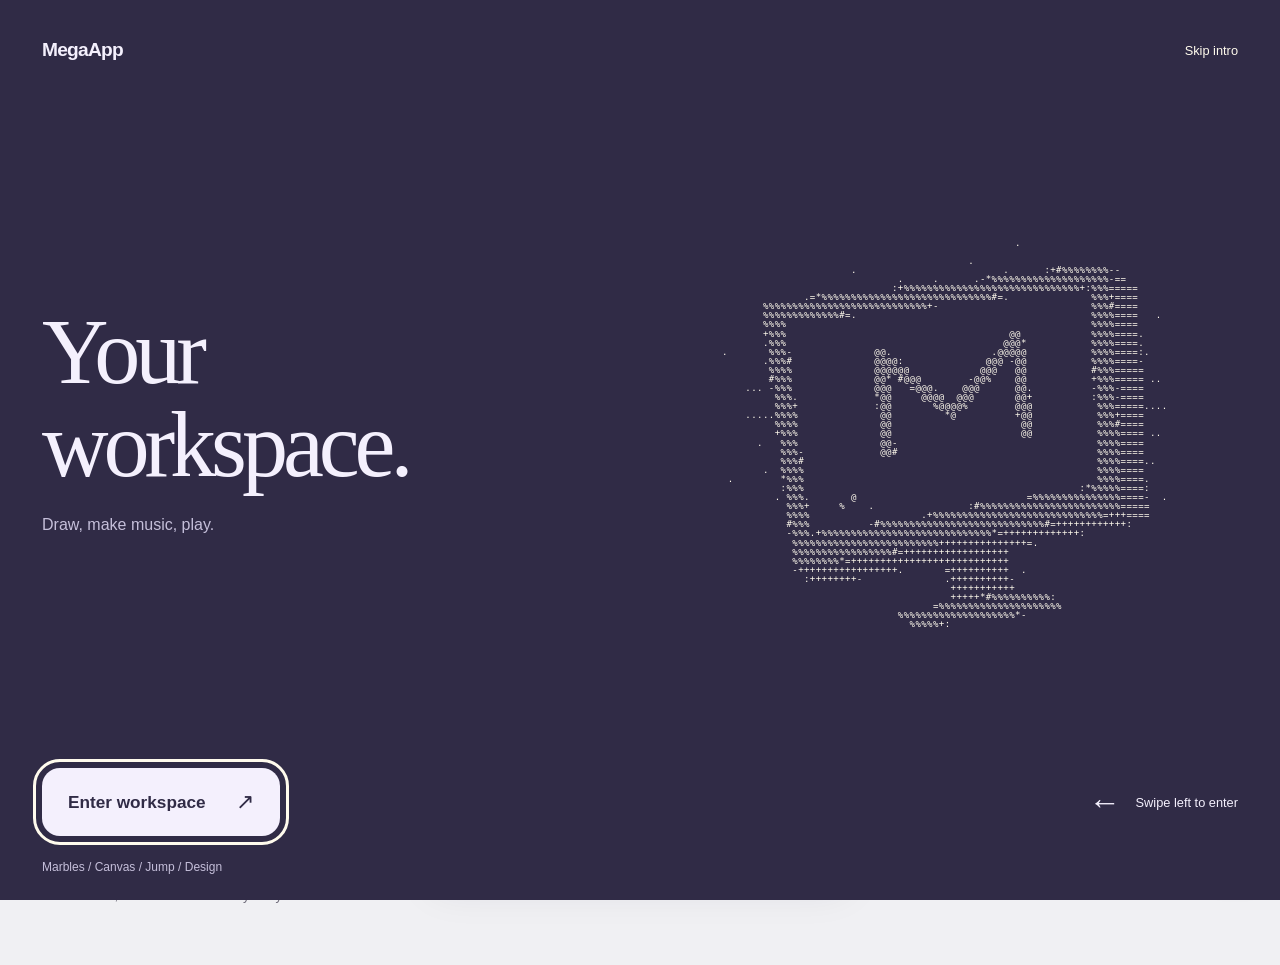
<file: index.html>
<!doctype html>
<html lang="en">
  <head>
    <meta charset="utf-8" />
    <meta
      name="viewport"
      content="width=device-width, initial-scale=1, viewport-fit=cover"
    />
    <meta name="theme-color" content="#3558f5" />
    <meta
      name="description"
      content="A personal creative playground for iPad, Pencil, and the web."
    />
    <meta name="apple-mobile-web-app-capable" content="yes" />
    <meta name="apple-mobile-web-app-status-bar-style" content="default" />
    <title>MegaApp · Live</title>
    <link rel="icon" href="./favicon.svg" type="image/svg+xml" />
    <link rel="apple-touch-icon" href="./icons/apple-touch-icon.png" />
    <link rel="manifest" href="./manifest.webmanifest" />
    <link rel="stylesheet" href="./styles.css" />
    <link rel="stylesheet" href="./files-demo.css" />
    <link rel="stylesheet" href="./reading.css" />
    <link rel="stylesheet" href="./meta.css" />
    <link rel="stylesheet" href="./frontend.css" />
    <link rel="stylesheet" href="./moments.css" />
    <link rel="stylesheet" href="./taste.css" />
  </head>
  <body>
    <div class="app-shell">
      <header class="topbar">
        <a class="brand" href="./" aria-label="MegaApp home"
          ><span class="brand-mark" aria-hidden="true">m</span
          ><span>MegaApp</span><span class="edition">Live</span></a
        >
        <div class="topbar-actions">
          <span id="connection-status" class="connection">Online</span
          ><button id="install-help" class="quiet-button">Add to iPad</button>
        </div>
      </header>
      <nav class="dock" aria-label="Playground" role="tablist">
        <button
          class="dock-button selected"
          id="tab-marble"
          role="tab"
          aria-selected="true"
          aria-controls="panel-marble"
          data-panel="marble"
        >
          <svg viewBox="0 0 24 24" aria-hidden="true">
            <circle cx="8" cy="7" r="3" />
            <circle cx="17" cy="13" r="2" />
            <path d="m3 14 10 5 8-4" /></svg
          ><span>Marbles</span>
        </button>
        <button
          class="dock-button"
          id="tab-jump"
          role="tab"
          aria-selected="false"
          aria-controls="panel-jump"
          tabindex="-1"
          data-panel="jump"
        >
          <svg viewBox="0 0 24 24" aria-hidden="true">
            <path
              d="M3 20h6m6 0h6M7 14l4-7 4 4 3-1M11 7l-1-3m1 3 4-2M11 13l-1 5m3-5 3 5"
            />
            <circle cx="15" cy="3" r="1.5" /></svg
          ><span>Jump</span>
        </button>
        <button
          class="dock-button"
          id="tab-canvas"
          role="tab"
          aria-selected="false"
          aria-controls="panel-canvas"
          tabindex="-1"
          data-panel="canvas"
        >
          <svg viewBox="0 0 24 24" aria-hidden="true">
            <path d="m5 17 12-12 3 3-12 12-4 1Z M14 8l3 3" /></svg
          ><span>Canvas</span>
        </button>
        <button
          class="dock-button"
          id="tab-files"
          role="tab"
          aria-selected="false"
          aria-controls="panel-files"
          tabindex="-1"
          data-panel="files"
        >
          <svg viewBox="0 0 24 24" aria-hidden="true">
            <path d="M3 7h7l2 2h9v11H3Z M3 7V4h7l2 3" />
            <path d="M8 14h8 M8 17h5" /></svg
          ><span>Files</span>
        </button>
        <button class="dock-button" id="tab-reading" role="tab" aria-selected="false" aria-controls="panel-reading" tabindex="-1" data-panel="reading"><svg viewBox="0 0 24 24" aria-hidden="true"><path d="M5 3h10l4 4v14H5Z M14 3v5h5 M8 12h8 M8 16h6" /></svg><span>Reading</span></button>
        <button class="dock-button" id="tab-taste" role="tab" aria-selected="false" aria-controls="panel-taste" tabindex="-1" data-panel="taste"><svg viewBox="0 0 24 24" aria-hidden="true"><path d="M3 8c4-6 5 14 9 8S17 2 21 8 M3 16c4 6 5-14 9-8s5 14 9 8" /></svg><span>Feeling</span></button>
        <button
          class="dock-button"
          id="tab-device"
          role="tab"
          aria-selected="false"
          aria-controls="panel-device"
          tabindex="-1"
          data-panel="device"
        >
          <svg viewBox="0 0 24 24" aria-hidden="true">
            <rect x="6" y="3" width="12" height="18" rx="3" />
            <path d="M10 17h4" /></svg
          ><span>Device</span>
        </button>
        <button
          class="dock-button"
          id="tab-state"
          role="tab"
          aria-selected="false"
          aria-controls="panel-state"
          tabindex="-1"
          data-panel="state"
        >
          <svg viewBox="0 0 24 24" aria-hidden="true">
            <path d="m12 3 9 5-9 5-9-5Z m-9 9 9 5 9-5 M3 16l9 5 9-5" /></svg
          ><span>State</span>
        </button>
        <button
          class="dock-button"
          id="tab-design"
          role="tab"
          aria-selected="false"
          aria-controls="panel-design"
          tabindex="-1"
          data-panel="design"
        >
          <svg viewBox="0 0 24 24" aria-hidden="true">
            <path
              d="M12 5v15M3 4h5a4 4 0 0 1 4 2 4 4 0 0 1 4-2h5v15h-5a4 4 0 0 0-4 2 4 4 0 0 0-4-2H3Z"
            /></svg
          ><span>Design</span>
        </button>
        <span class="dock-spacer"></span
        ><button
          id="theme-toggle"
          class="dock-button"
          aria-label="Switch color theme"
        >
          <svg viewBox="0 0 24 24" aria-hidden="true">
            <path d="M19 14A8 8 0 0 1 10 5a8 8 0 1 0 9 9Z" /></svg
          ><span>Theme</span>
        </button>
      </nav>
      <main>
        <section
          id="panel-marble"
          class="panel marble-panel"
          role="tabpanel"
          aria-labelledby="tab-marble"
        >
          <div class="panel-heading marble-heading">
            <div>
              <h1>Marble Music</h1>
              <p>Draw a line. Let a little melody fall.</p>
            </div>
            <button
              id="marble-play"
              class="primary-button marble-play"
              aria-pressed="false"
              disabled
            >
              Play
            </button>
          </div>
          <div class="marble-toolbar" aria-label="Marble tools">
            <div class="segmented">
              <button id="marble-tool-draw" class="active" aria-pressed="true">
                Draw rails
              </button>
              <button id="marble-tool-drop" aria-pressed="false">
                Drop marbles
              </button>
            </div>
            <label class="marble-note-control"
              >Next rail
              <select id="marble-note">
                <option value="0">C4</option>
                <option value="1">D4</option>
                <option value="2">E4</option>
                <option value="3">G4</option>
                <option value="4">A4</option>
                <option value="5">C5</option>
                <option value="6">D5</option>
                <option value="7">E5</option>
              </select>
            </label>
            <div class="toolbar-spacer"></div>
            <div class="marble-history-actions">
              <button id="marble-undo" class="quiet-button" disabled>Undo</button>
              <button id="marble-clear" class="quiet-button">Clear</button>
            </div>
          </div>
          <div class="marble-workspace">
            <div id="marble-stage" class="marble-stage">
              <canvas
                id="marble-canvas"
                tabindex="0"
                aria-label="Marble Music board. Draw rails or drop marbles with Pencil, touch, or mouse. Use the controls to play. Keyboard: Space to play or pause, Command Z to undo."
              ></canvas>
            </div>
            <aside class="marble-instrument" aria-label="Instrument controls">
              <div class="marble-control-title">
                <h2>A tiny instrument</h2>
                <span class="marble-note-symbol" aria-hidden="true">♫</span>
              </div>
              <button
                id="marble-sound"
                class="quiet-button marble-sound"
                aria-pressed="true"
              >
                Sound on
              </button>
              <label class="marble-slider"
                >Gravity
                <output id="marble-gravity-value" for="marble-gravity"
                  >600</output
                >
                <input
                  id="marble-gravity"
                  type="range"
                  min="100"
                  max="1200"
                  step="1"
                  value="600"
                />
              </label>
              <label class="marble-slider"
                >Volume
                <output id="marble-volume-value" for="marble-volume"
                  >35%</output
                >
                <input
                  id="marble-volume"
                  type="range"
                  min="0"
                  max="1"
                  step="0.01"
                  value="0.35"
                />
              </label>
              <p id="marble-instruction" class="marble-instruction">
                Draw musical rails, then press Play. Choose Drop marbles to add
                your own.
              </p>
              <div class="marble-scene-actions">
                <button id="marble-reset" class="quiet-button">Restart</button>
                <button id="marble-demo" class="quiet-button">Load demo</button>
              </div>
              <div class="marble-file-actions">
                <button id="marble-export" class="quiet-button">
                  Save scene
                </button>
                <button id="marble-import" class="quiet-button">
                  Open scene
                </button>
                <input
                  id="marble-file"
                  type="file"
                  accept="application/json,.json"
                  hidden
                />
              </div>
            </aside>
          </div>
          <footer class="marble-footer">
            <span id="marble-status" role="status"
              >Getting the marbles ready…</span
            >
            <div class="marble-counters">
              <span><output id="marble-ball-count">0</output> marbles</span
              ><span><output id="marble-hit-count">0</output> notes</span>
            </div>
          </footer>
        </section>
        <section
          id="panel-jump"
          class="panel platformer-panel"
          role="tabpanel"
          aria-labelledby="tab-jump"
          hidden
        >
          <div class="panel-heading platformer-heading">
            <div>
              <h1>Pocket Jump</h1>
              <p>Run, jump, grab coins. Reach the flag.</p>
            </div>
            <div class="platformer-actions">
              <button
                id="platformer-sound"
                class="quiet-button"
                aria-pressed="true"
              >
                Sound on
              </button>
              <button id="platformer-restart" class="quiet-button">
                Restart
              </button>
              <button id="platformer-play" class="primary-button">Start</button>
            </div>
          </div>
          <div class="platformer-machine">
            <div class="platformer-hud" aria-label="Game score">
              <span>Score <output id="platformer-score">0</output></span>
              <span>Coins <output id="platformer-coins">0</output></span>
              <span>Lives <output id="platformer-lives">3</output></span>
            </div>
            <div id="platformer-stage" class="platformer-stage">
              <canvas
                id="platformer-canvas"
                tabindex="0"
                aria-label="Pocket Jump game. Use left and right arrows or A and D to move. Space, up arrow, or W to jump. On a touchscreen use the move and Jump buttons below."
                aria-describedby="platformer-status"
              ></canvas>
              <div id="platformer-overlay" class="platformer-overlay">
                <div class="platformer-prompt">
                  <h2 id="platformer-overlay-title">A little adventure.</h2>
                  <p id="platformer-overlay-text">
                    Jump over gaps and stomp the blobs. Three lives, one flag.
                  </p>
                  <button id="platformer-action" class="primary-button">
                    Start
                  </button>
                </div>
              </div>
            </div>
            <div class="platformer-controls" aria-label="Touch game controls">
              <div class="platformer-directions">
                <button
                  id="platformer-left"
                  class="platformer-pad"
                  aria-label="Move left"
                  aria-pressed="false"
                >
                  <span aria-hidden="true">←</span>
                </button>
                <button
                  id="platformer-right"
                  class="platformer-pad"
                  aria-label="Move right"
                  aria-pressed="false"
                >
                  <span aria-hidden="true">→</span>
                </button>
              </div>
              <span class="platformer-touch-hint"
                >Hold to move. Tap to jump.</span
              >
              <button
                id="platformer-jump"
                class="platformer-pad platformer-jump"
                aria-label="Jump"
                aria-pressed="false"
              >
                Jump <span aria-hidden="true">↑</span>
              </button>
            </div>
          </div>
          <footer class="platformer-footer">
            <span id="platformer-status" role="status"
              >Your adventure is ready.</span
            >
            <span class="platformer-keyboard-hint"
              >Keyboard: ← → or A D · Space to jump</span
            >
          </footer>
        </section>
        <section
          id="panel-canvas"
          class="panel canvas-panel"
          role="tabpanel"
          aria-labelledby="tab-canvas"
          hidden
        >
          <div class="panel-heading">
            <div>
              <h1>A little room to make things.</h1>
              <p>Pencil, finger, mouse. Try a mark.</p>
            </div>
            <button id="canvas-fullscreen" class="quiet-button">
              Fullscreen
            </button>
          </div>
          <div class="canvas-toolbar" aria-label="Drawing controls">
            <div class="segmented">
              <button id="tool-draw" class="active" aria-pressed="true">
                Draw</button
              ><button id="tool-erase" aria-pressed="false">Erase</button>
            </div>
            <label class="color-control"
              >Ink <input type="color" id="ink-color" value="#3558f5"
            /></label>
            <label class="width-control"
              >Size
              <input
                type="range"
                id="brush-size"
                min="1"
                max="48"
                value="8"
              /><output id="brush-value" for="brush-size">8</output></label
            >
            <label class="toggle-control"
              ><input type="checkbox" id="pressure-toggle" checked />
              Pressure</label
            >
            <label class="toggle-control"
              ><input type="checkbox" id="pen-only" /> Pencil only</label
            >
            <div class="toolbar-spacer"></div>
            <button id="undo" class="quiet-button" disabled>Undo</button
            ><button id="redo" class="quiet-button" disabled>Redo</button
            ><button id="clear-canvas" class="quiet-button">Clear</button>
          </div>
          <div class="canvas-workspace">
            <div class="canvas-stage" id="canvas-stage">
              <canvas
                id="drawing-canvas"
                aria-label="Drawing canvas. Use Pencil, touch, or mouse. Keyboard shortcuts: Command Z to undo; plus and minus to zoom."
                tabindex="0"
              ></canvas>
              <div class="canvas-welcome" id="canvas-welcome">
                <span class="welcome-spark" aria-hidden="true">✳</span
                ><strong>Hey. What happens if…</strong
                ><span>Make a mark and find out.</span>
              </div>
              <div class="zoom-controls">
                <button id="zoom-out" aria-label="Zoom out">−</button
                ><output id="zoom-value">100%</output
                ><button id="zoom-in" aria-label="Zoom in">+</button
                ><button id="zoom-fit">Fit</button>
              </div>
            </div>
            <aside class="input-rack" aria-label="Live input">
              <div class="rack-heading">
                <h2>Under your fingertips</h2>
                <span id="pointer-type" class="small-badge">Waiting</span>
              </div>
              <div class="pressure-meter">
                <span>Pressure</span><strong id="pressure-value">0.00</strong>
                <div class="meter-track"><span id="pressure-fill"></span></div>
              </div>
              <dl class="telemetry">
                <div>
                  <dt>Position</dt>
                  <dd id="pointer-position">—</dd>
                </div>
                <div>
                  <dt>Tilt</dt>
                  <dd id="pointer-tilt">—</dd>
                </div>
                <div>
                  <dt>Altitude</dt>
                  <dd id="pointer-altitude">—</dd>
                </div>
                <div>
                  <dt>Azimuth</dt>
                  <dd id="pointer-azimuth">—</dd>
                </div>
                <div>
                  <dt>Twist</dt>
                  <dd id="pointer-twist">—</dd>
                </div>
                <div>
                  <dt>Contact</dt>
                  <dd id="pointer-contact">—</dd>
                </div>
                <div>
                  <dt>Samples</dt>
                  <dd id="pointer-samples">—</dd>
                </div>
                <div>
                  <dt>Prediction</dt>
                  <dd id="pointer-prediction">—</dd>
                </div>
                <div>
                  <dt>Display</dt>
                  <dd id="display-density">—</dd>
                </div>
              </dl>
              <p class="rack-note">
                Two fingers to pan and zoom. Predicted marks are a preview; only
                actual input is saved to your export.
              </p>
              <div class="export-actions">
                <button id="export-png" class="primary-button">
                  Save image</button
                ><button id="export-svg" class="quiet-button">Save SVG</button
                ><button id="share-canvas" class="quiet-button">Share</button>
              </div>
            </aside>
          </div>
          <footer class="canvas-footer">
            <span id="canvas-summary">Your canvas is ready.</span
            ><span>960 × 640</span>
          </footer>
        </section>
        <section id="panel-reading" class="panel reading-panel" role="tabpanel" aria-labelledby="tab-reading" hidden>
          <div id="reading-surface" class="reading-surface" tabindex="0" role="application" aria-label="PDF and scratch workspace. Pencil draws; fingers move. Use the tool options to draw with a finger.">
            <canvas id="reading-canvas" aria-label="PDF pages and handwritten notes"></canvas>
          </div>
          <button id="reading-menu" class="reading-document-button" aria-haspopup="dialog" aria-label="Open document menu">
            <svg viewBox="0 0 24 24" aria-hidden="true"><path d="M5 3h10l4 4v14H5Z M14 3v5h5 M8 12h8 M8 16h6" /></svg>
            <span id="reading-title">Opening paper…</span><span aria-hidden="true">⌄</span>
          </button>
          <output id="reading-page-label" class="reading-position" aria-live="polite">Opening PDF…</output>
          <span id="reading-save-state" class="reading-save-state" role="status"></span>
          <div class="reading-toolbar" aria-label="PDF drawing tools">
            <button id="reading-tool-pen" aria-label="Pen" title="Pen (P)" aria-pressed="true"><svg viewBox="0 0 24 24" aria-hidden="true"><path d="m5 16 11-11 3 3-11 11-5 2Z M13 8l3 3" /></svg><span>Pen</span></button>
            <button id="reading-tool-highlight" aria-label="Highlighter" title="Highlighter (H)" aria-pressed="false"><svg viewBox="0 0 24 24" aria-hidden="true"><path d="m8 15 7-10 4 4-10 7Z M8 15l-3 4h5l2-3 M3 21h18" /></svg><span>Highlight</span></button>
            <button id="reading-tool-erase" aria-label="Eraser" title="Eraser (E)" aria-pressed="false"><svg viewBox="0 0 24 24" aria-hidden="true"><path d="m4 14 10-10 7 7-10 10H7Z M9 9l7 7 M11 21h10" /></svg><span>Erase</span></button>
            <button id="reading-tool-move" aria-label="Move workspace" title="Move (V)" aria-pressed="false"><svg viewBox="0 0 24 24" aria-hidden="true"><path d="M12 3v18 M3 12h18 M8 7l4-4 4 4 M8 17l4 4 4-4 M7 8l-4 4 4 4 M17 8l4 4-4 4" /></svg><span>Move</span></button>
            <span class="reading-tool-divider" aria-hidden="true"></span>
            <button id="reading-tool-options-button" aria-label="Ink and input options" title="Ink and input options" aria-expanded="false" aria-controls="reading-tool-options"><span id="reading-color-swatch" class="reading-color-swatch"></span></button>
            <button id="reading-undo" aria-label="Undo" title="Undo" disabled><svg viewBox="0 0 24 24" aria-hidden="true"><path d="M8 5 3 10l5 5 M3 10h10a7 7 0 0 1 7 7v3" /></svg></button>
            <button id="reading-redo" aria-label="Redo" title="Redo" disabled><svg viewBox="0 0 24 24" aria-hidden="true"><path d="m16 5 5 5-5 5 M21 10H11a7 7 0 0 0-7 7v3" /></svg></button>
          </div>
          <div id="reading-tool-options" class="reading-tool-options" hidden>
            <div class="reading-ink-options"><label for="reading-color">Color</label><input id="reading-color" type="color" value="#182b49" /><label for="reading-size">Size</label><input id="reading-size" type="range" min="1" max="40" step="1" value="2" /><output id="reading-size-label">2</output></div>
            <label class="reading-finger-option"><input id="reading-finger" type="checkbox" /> Draw with a finger</label>
            <p>Otherwise, fingers pan and pinch to zoom.</p>
          </div>
          <input id="reading-file" type="file" accept="application/pdf,.pdf" hidden />
          <dialog id="reading-document-dialog" class="reading-document-dialog" aria-labelledby="reading-dialog-title">
            <header class="reading-dialog-heading"><h2 id="reading-dialog-title">Document</h2><button id="reading-menu-close" class="quiet-button" aria-label="Close document menu">Done</button></header>
            <div class="reading-document-actions"><button id="reading-import" class="primary-button">Open PDF</button><button id="reading-new-copy" class="quiet-button" disabled>New working copy</button><button id="reading-download" class="quiet-button" disabled>Export marked PDF</button><button id="reading-original" class="quiet-button" disabled>Save original PDF</button><button id="reading-workspace-export" class="quiet-button" disabled>Back up workspace</button></div>
            <p class="reading-export-note">Outlined pages are the print area. PDF export keeps their original sizes and order, and includes your marks inside those boundaries. The workspace backup also keeps the surrounding scratch work.</p>
            <div class="reading-navigation"><button id="reading-prev" class="quiet-button" aria-label="Previous page" disabled>‹</button><form id="reading-page-form"><label for="reading-page-input">Page</label><input id="reading-page-input" type="number" min="1" value="1" aria-label="Page number" /><button class="quiet-button" type="submit">Go</button></form><button id="reading-next" class="quiet-button" aria-label="Next page" disabled>›</button><button id="reading-fit" class="quiet-button" disabled>Fit page</button><button id="reading-zoom-out" class="quiet-button" aria-label="Zoom out" disabled>−</button><span id="reading-zoom-label">100%</span><button id="reading-zoom-in" class="quiet-button" aria-label="Zoom in" disabled>+</button></div>
            <p id="reading-status" class="reading-status" role="status">Work saves on this device. Connect your library to sync it.</p>
            <section id="reading-conflict" class="reading-conflict" hidden aria-label="Workspace conflict"><h3>Two saved versions</h3><p>Another device has different work. Choose the version to continue; the other version will be kept as a separate working copy.</p><div><button id="reading-conflict-local" class="primary-button">Continue my work</button><button id="reading-conflict-remote" class="quiet-button">Use other-device work</button></div></section>
            <section class="reading-library" aria-label="PDF library"><div class="reading-library-heading"><h3>Library</h3><button id="reading-upload" class="primary-button" disabled>Sync workspace</button><button id="reading-refresh" class="quiet-button" disabled>Refresh</button></div><p id="reading-cache-warning" role="status" hidden></p><h4>On this device</h4><p id="reading-count"></p><div id="reading-local-list" class="reading-local-list"></div><h4>In GitHub library</h4><div id="reading-cloud-list" class="reading-cloud-list"></div><p id="reading-cloud-empty">Connect your private repository to open work from another device.</p></section>
            <details id="reading-setup" class="reading-setup"><summary>Library connection and settings</summary><div class="reading-connection"><p id="reading-account" class="reading-account">GitHub disconnected</p><label id="reading-key-label" for="reading-key">Repository key</label><input id="reading-key" type="password" autocomplete="off" autocapitalize="none" spellcheck="false" placeholder="Paste fine-grained key" /><button id="reading-connect" class="primary-button">Connect library</button><button id="reading-disconnect" class="quiet-button" hidden>Disconnect</button><p><a class="reading-guide" href="./reading/git-guide.html" target="_blank" rel="noopener">Get a repository key</a></p></div><label for="reading-repository">Repository location</label><input id="reading-repository" type="url" autocomplete="off" autocapitalize="none" spellcheck="false" /><button id="reading-save-repository" class="quiet-button">Save repository setting</button><p>The location also lives in State as MEGAAPP_ASSET_REPOSITORY. Your key stays in memory for up to one hour; reconnect after reloading.</p></details>
            <details id="reading-text-details" class="reading-text"><summary>Selectable text from this page</summary><pre id="reading-text"></pre></details>
          </dialog>
        </section>
        <section
          id="panel-files"
          class="panel files-panel"
          role="tabpanel"
          aria-labelledby="tab-files"
          hidden
        >
          <div class="panel-heading files-heading">
            <div>
              <h1>Files that travel with you.</h1>
              <p>Work here. Keep an original in Drive. Take a copy anywhere.</p>
            </div>
            <button id="files-walkthrough" class="primary-button">Start walkthrough</button>
          </div>
          <div class="files-simulation-note">
            <span class="files-simulation-badge">Interactive simulation</span>
            <p>Try it safely. These Drive copies live in this browser; no Google account is connected.</p>
          </div>
          <p id="files-session-warning" class="files-warning" role="status" hidden>
            Session only: this browser could not save files on this device. Export your work before closing this tab.
          </p>
          <div id="files-live-connection" class="files-live-connection" hidden>
            <div><strong id="files-live-title">Google Drive connection</strong><p id="files-live-detail">Checking the private Drive connection…</p></div>
            <div><button id="files-connect" class="primary-button" hidden>Connect for this session</button><button id="files-pick-drive" class="primary-button" hidden>Pick existing Drive file</button><button id="files-drive-refresh" class="quiet-button" hidden>Refresh Drive files</button><button id="files-disconnect" class="quiet-button" hidden>End Drive session</button></div>
          </div>
          <p id="files-picker-setup" class="files-warning" hidden>Choosing existing files needs the approved Google Picker setup: a restricted API key and the same Cloud project number. Local files remain available.</p>
          <p id="files-upload-setup" class="files-warning" hidden>Drive uploads need the private server’s recovery storage configured first. You can still open chosen Drive files, edit locally, and export your copies.</p>
          <div class="files-copy-map" aria-label="Where your file lives">
            <article class="files-place files-place-device">
              <div class="files-place-heading">
                <svg viewBox="0 0 32 32" aria-hidden="true"><rect x="4" y="5" width="24" height="17" rx="3"/><path d="M12 22v5m8-5v5M9 27h14"/></svg>
                <h2>This device</h2>
                <span id="files-device-state" class="files-place-state">Ready</span>
              </div>
              <div class="files-copy-sheet">
                <strong id="files-device-name">Your working copy</strong>
                <span id="files-device-detail">Open a file to keep it close.</span>
              </div>
              <p id="files-device-explanation">Edits stay on this device, even when you’re offline.</p>
            </article>
            <div id="files-bridge" class="files-bridge" aria-hidden="true">
              <svg viewBox="0 0 100 32"><path d="M3 16h92m-9-8 9 8-9 8"/></svg>
              <span id="files-bridge-label">Open · edit · save</span>
            </div>
            <article class="files-place files-place-drive">
              <div class="files-place-heading">
                <svg viewBox="0 0 32 32" aria-hidden="true"><path d="m12 4-9 16 5 8h18l4-8-9-16Z M12 4l9 16H3m5 8 5-8m17 0H13l8-16"/></svg>
                <h2>Google Drive</h2>
                <span id="files-drive-state" class="files-place-state">Simulation</span>
              </div>
              <div class="files-copy-sheet">
                <strong id="files-drive-name">Your original</strong>
                <span id="files-drive-detail">Save a file to make a Drive copy.</span>
              </div>
              <p id="files-drive-explanation">Opening checks the original for changes. Saving checks again.</p>
            </article>
          </div>
          <div class="files-demo-controls" aria-label="Simulation controls">
            <div class="files-network-state"><span id="files-network-dot" aria-hidden="true"></span><strong id="files-network-label">Simulated connection on</strong></div>
            <div class="files-simulation-actions">
              <button id="files-network" class="quiet-button" aria-pressed="false">Go offline</button>
              <button id="files-external" class="quiet-button" disabled>Change Drive copy</button>
              <button id="files-fail" class="quiet-button">Fail next upload</button>
            </div>
          </div>
          <div id="files-guide" class="files-guide" role="status">
            <span id="files-guide-title">See what happens to a file.</span>
            <p id="files-guide-text">Start a walkthrough, or bring in a file of your own. The simulation never removes your work.</p>
            <button id="files-guide-action" class="quiet-button" hidden></button>
          </div>
          <div class="files-workspace">
            <aside class="files-library" aria-label="Files on this device">
              <div class="files-library-heading"><h2>Your files</h2><span id="files-count">0</span></div>
              <div class="files-library-actions">
                <button id="files-new" class="quiet-button">New note</button>
                <button id="files-import" class="quiet-button">Import file</button>
                <input id="files-import-input" type="file" hidden />
              </div>
              <div id="files-list" class="files-list"></div>
              <button id="files-large" class="files-large-button">Try a 12 MiB file <span>A sample you can open and export</span></button>
              <p id="files-library-note" class="files-library-note">Files and earlier copies live outside the ordinary State values.</p>
            </aside>
            <div class="files-editor-area">
              <div id="files-empty" class="files-empty">
                <svg viewBox="0 0 80 90" aria-hidden="true"><path d="M16 6h31l17 17v58H16Z M47 6v17h17 M27 38h26m-26 10h26m-26 10h17"/></svg>
                <h2>A file in two places.</h2>
                <p>Open it, make a change, lose the connection.<br />Your work stays with you.</p>
              </div>
              <div id="files-editor-content" hidden>
                <div class="files-editor-heading">
                  <div><h2 id="files-editor-name"></h2><span id="files-editor-meta" class="files-editor-meta"></span></div>
                  <span id="files-status" class="files-status" role="status"></span>
                </div>
                <div class="files-editor-toolbar">
                  <button id="files-save" class="primary-button">Save to Drive</button>
                  <button id="files-refresh" class="quiet-button">Refresh</button>
                  <button id="files-export" class="quiet-button">Export all copies</button>
                </div>
                <p id="files-draft-status" class="files-draft-status" role="status"></p>
                <div id="files-draft-recovery" class="files-recovery" hidden>
                  <p>Your typing is still here, but this file changed elsewhere. Keep it as a new file or download it before opening another file.</p>
                  <div><button id="files-recover" class="primary-button">Keep typing as a new file</button><button id="files-download-typing" class="quiet-button">Download typing</button></div>
                </div>
                <label id="files-text-label" class="files-text-label" for="files-editor">Working copy</label>
                <textarea id="files-editor" class="files-editor" spellcheck="true" aria-describedby="files-draft-status"></textarea>
                <div id="files-binary" class="files-binary" hidden><svg viewBox="0 0 48 56" aria-hidden="true"><path d="M8 4h21l11 11v37H8Z M29 4v11h11 M18 29l-5 5 5 5m12-10 5 5-5 5"/></svg><strong id="files-binary-name"></strong><p>This file is kept as its original bytes. You can save, refresh, and export it.</p></div>
                <div id="files-conflict" class="files-conflict" hidden>
                  <div class="files-conflict-title"><h3>Two changes. Both kept.</h3><span class="files-status" data-status="conflict">Needs your choice</span></div>
                  <p id="files-conflict-description">Your working copy and the changed Drive original are safe. Compare them, then choose what to keep working on.</p>
                  <div class="files-comparison"><div><h4>Your working copy</h4><pre id="files-local-preview"></pre></div><div><h4 id="files-remote-heading">Changed Drive copy</h4><pre id="files-remote-preview"></pre></div></div>
                  <div class="files-conflict-actions"><button id="files-keep-both" class="primary-button">Keep both as files</button><button id="files-use-drive" class="quiet-button">Use Drive copy</button></div>
                  <p class="files-conflict-footnote">Use Drive copy also keeps your local draft in earlier copies and in your export.</p>
                </div>
                <details id="files-history" class="files-history"><summary>Earlier copies <span id="files-history-count">0</span></summary><div id="files-history-list"></div></details>
              </div>
            </div>
          </div>
          <details class="files-setup">
            <summary>How a real Drive connection will work</summary>
            <p>A private server keeps credentials outside files, ordinary State values, exports, and browser source. Google will ask you to approve access only to files you choose or create with MegaApp.</p>
            <p>Real setup needs your approval for the Google OAuth application and its redirect address. The first connection lasts for a server session. Persistent access would require a separate approval.</p>
          </details>
        </section>
        <section
          id="panel-device"
          class="panel document-panel"
          role="tabpanel"
          aria-labelledby="tab-device"
          hidden
        >
          <div class="panel-heading">
            <div>
              <h1>What can this device do?</h1>
              <p>Live checks for the browser you’re using.</p>
            </div>
            <button id="refresh-capabilities" class="quiet-button">
              Refresh
            </button>
          </div>
          <div id="device-summary" class="device-summary"></div>
          <div class="capability-filters">
            <label
              >Find a capability
              <input
                id="capability-search"
                type="search"
                placeholder="Pencil, audio, files…" /></label
            ><label
              >Show
              <select id="capability-filter">
                <option value="all">Everything</option>
                <option value="available">API exposed</option>
                <option value="unavailable">Not exposed</option>
              </select></label
            >
          </div>
          <div id="capability-list"></div>
          <div
            id="probe-output"
            class="probe-output"
            aria-live="polite"
            hidden
          ></div>
        </section>
        <section
          id="panel-state"
          class="panel document-panel"
          role="tabpanel"
          aria-labelledby="tab-state"
          hidden
        >
          <div class="panel-heading">
            <div>
              <h1>A few things to remember.</h1>
              <p>
                A small persistence experiment. Come back and your values will
                still be here.
              </p>
            </div>
            <span id="storage-status" class="small-badge">Loading</span>
          </div>
          <div class="state-actions">
            <button id="export-state" class="primary-button">
              Export State</button
            ><button id="import-state" class="quiet-button">
              Import State</button
            ><input
              id="state-file"
              type="file"
              accept="application/json,.json"
              hidden
            /><button id="reset-state" class="quiet-button">
              Reset State
            </button>
          </div>
          <form id="variable-form" class="variable-form">
            <label
              >Name
              <input
                id="variable-name"
                required
                placeholder="apps.demo.tempo"
                autocomplete="off"
                maxlength="100" /></label
            ><label
              >Type
              <select id="variable-type">
                <option>string</option>
                <option>number</option>
                <option>boolean</option>
                <option>object</option>
                <option>array</option>
                <option>null</option>
              </select></label
            ><label class="value-label"
              >Value
              <input id="variable-value" value="" autocomplete="off" /></label
            ><button class="primary-button" type="submit">Save value</button>
            <p id="variable-error" class="form-error" role="alert" hidden></p>
          </form>
          <div id="variable-list" class="variable-list"></div>
          <p class="state-note">
            Shared app state lives here. Private Ollama keys show only whether they are set and are excluded from exports. Larger values have a shortened preview; Edit shows the full value.
            Export a copy to move or back them up. Production state and cloud
            sync come later.
          </p>
        </section>
        <section id="panel-taste" class="panel taste-panel" role="tabpanel" aria-labelledby="tab-taste" hidden>
          <header class="taste-heading"><h1>A feeling, three ways.</h1><p id="taste-round">Round 1</p></header>
          <div class="taste-target">
            <label>Feeling to aim for<input id="taste-target" maxlength="4000" value="Quiet anticipation" data-taste-edit /></label>
            <button id="taste-start" class="quiet-button" type="button" data-taste-edit>Try this feeling</button>
          </div>
          <p id="taste-method" class="taste-method">Three runnable HTML artifacts.</p>
          <div class="taste-directions"><p id="taste-gesture">Tap or drag inside each view.</p><div class="taste-generation-actions"><button id="taste-generate" class="primary-button" type="button">Connect Ollama</button><button id="taste-cancel-generation" class="quiet-button" type="button" hidden>Cancel generation</button><button id="taste-mode" class="quiet-button" type="button" aria-pressed="false" data-taste-edit>Watch motion</button></div></div>
          <div id="taste-views" class="taste-views" aria-label="Three live feeling attempts"></div>
          <div class="taste-feedback">
            <label>What feels right or wrong? <span>(optional)</span><textarea id="taste-note" maxlength="4000" rows="2" placeholder="A feels spacious, but its response is too eager…" data-taste-edit></textarea></label>
            <label>How close is your choice?<select id="taste-match" data-taste-edit><option value="unsure">Not sure yet</option><option value="far">Still far away</option><option value="close">Getting close</option><option value="yes">This has the feeling</option></select></label>
          </div>
          <div class="taste-alternatives"><button id="taste-none" class="quiet-button" type="button" data-taste-edit data-taste-judge>None of these</button><button id="taste-tie" class="quiet-button" type="button" data-taste-edit data-taste-judge>Can't tell</button><button id="taste-undo" class="quiet-button" type="button" data-taste-edit>Undo last choice</button></div>
          <p id="taste-outcome" class="taste-outcome" role="status" aria-live="polite">Choose the closest; the next three will build on your feedback.</p>
          <div id="taste-next-actions" class="taste-data-actions" hidden><button id="taste-next-brief" class="primary-button" type="button">Export AI brief</button><button id="taste-next-import" class="quiet-button" type="button">Import next round</button></div>
          <p id="taste-save" class="taste-save" role="alert" hidden></p>
          <div class="taste-save-actions"><button id="taste-retry" class="quiet-button" type="button" hidden>Try saving again</button><button id="taste-backup" class="quiet-button" type="button" hidden>Export unreadable backup</button></div>
          <details class="taste-data"><summary>History &amp; data</summary>
            <p>Each HTML artifact is an actual program with its own behavior. Your AI brief includes exact code, choices and notes. Generate the next three HTML files through an agent, package them as a round, then import it here. Automatic generation inside the app still needs a model connection.</p>
            <p>Previews are isolated from MegaApp storage and restart when you leave or open a larger view. Source, choices, corrections and notes stay on this device. Imported HTML resources are limited to inline code and local data; remote dependencies do not load.</p>
            <p>Earlier sketch sessions still retain their parameter comparisons and bounded contact samples. The shell does not record arbitrary inputs inside HTML artifacts. Export is yours to share.</p>
            <label>Feeling session<select id="taste-sessions" data-taste-edit></select></label>
            <div class="taste-data-actions"><button id="taste-export" class="quiet-button" type="button">Export data</button><button id="taste-brief" class="quiet-button" type="button">Export AI brief</button><button id="taste-import" class="quiet-button" type="button">Import data</button></div>
            <input id="taste-file" type="file" accept="application/json,.json" hidden />
            <p id="taste-record-count">0 saved comparisons</p><ol id="taste-history" class="taste-history"></ol>
          </details>
          <dialog id="taste-preview" class="taste-preview" aria-labelledby="taste-preview-title"><div class="taste-preview-heading"><h2 id="taste-preview-title">Live attempt</h2><div><button id="taste-preview-download" class="quiet-button" type="button">Save HTML</button><button id="taste-preview-close" class="quiet-button" type="button">Close</button></div></div><div id="taste-preview-body" class="taste-preview-body"></div><p id="taste-preview-issue" class="taste-runtime-issue" hidden></p><p>Closing restarts the inline previews. The HTML source and your feedback are kept.</p></dialog>
        </section>
        <section
          id="panel-design"
          class="panel design-panel"
          role="tabpanel"
          aria-labelledby="tab-design"
          hidden
        >
          <article id="design-guide" aria-label="Manny's interactive MegaApp design"></article>
          <div class="design-reading-actions">
            <button id="intro-replay" class="quiet-button">Try opening</button>
            <a class="quiet-button design-open" href="./reading/care-and-consequence.html" target="_blank" rel="noopener">Care &amp; consequence study</a>
            <a class="quiet-button" href="./docs/design.md" target="_blank" rel="noopener">Read source document</a>
          </div>
        </section>
      </main>
    </div>
    <div
      id="workspace-intro"
      class="workspace-intro"
      role="dialog"
      aria-modal="true"
      aria-labelledby="intro-title"
      tabindex="-1"
      hidden
    >
      <div class="intro-topline">
        <span class="intro-brand">MegaApp</span>
        <button id="intro-skip" class="intro-skip">Skip intro</button>
      </div>
      <div class="intro-composition">
        <div class="intro-copy">
          <h1 id="intro-title">Your<br />workspace.</h1>
          <p>Draw, make music, play.</p>
        </div>
        <canvas
          id="intro-art"
          class="intro-art"
          role="img"
          aria-label="An original ASCII computer with a luminous M on its screen"
        ></canvas>
      </div>
      <div class="intro-entry">
        <button id="intro-enter" class="intro-enter">
          Enter workspace <span aria-hidden="true">↗</span>
        </button>
        <span class="intro-swipe"
          ><span aria-hidden="true">←</span> Swipe left to enter</span
        >
      </div>
      <p class="intro-tools">Marbles / Canvas / Jump / Design</p>
      <div class="intro-blade" aria-hidden="true"></div>
    </div>
    <div id="toast" class="toast" role="status" hidden></div>
    <dialog id="files-picker-dialog" class="files-picker-dialog" aria-labelledby="files-picker-title">
      <h2 id="files-picker-title">Choose an existing Drive file</h2>
      <p>Google’s chooser opens in a separate window. Choose one uploaded file to give MegaApp access to that file. Your current working copy stays safe here.</p>
      <p id="files-picker-status" class="files-picker-status" role="status">The chooser is ready to open.</p>
      <div class="files-picker-actions"><a id="files-picker-open" class="primary-button" target="_blank" rel="noopener noreferrer">Open Google chooser</a><button id="files-picker-cancel" class="quiet-button" type="button">Cancel</button></div>
    </dialog>
    <dialog id="install-dialog" aria-labelledby="install-title">
      <form method="dialog">
        <button class="dialog-close quiet-button" aria-label="Close">
          Close
        </button>
      </form>
      <h2 id="install-title">Add MegaApp to your Home Screen</h2>
      <p>
        In Safari or Chrome on iPad, open the Share menu and choose
        <strong>Add to Home Screen</strong>. Enable
        <strong>Open as Web App</strong> if offered.
      </p>
      <p>After the first connected visit, the playground can open offline.</p>
      <p>
        Each browser and the Home Screen app keep separate local values. Export
        and import a sample snapshot to move them between contexts.
      </p>
    </dialog>
    <script type="module" src="./src/app.js"></script>
  </body>
</html>
</file>
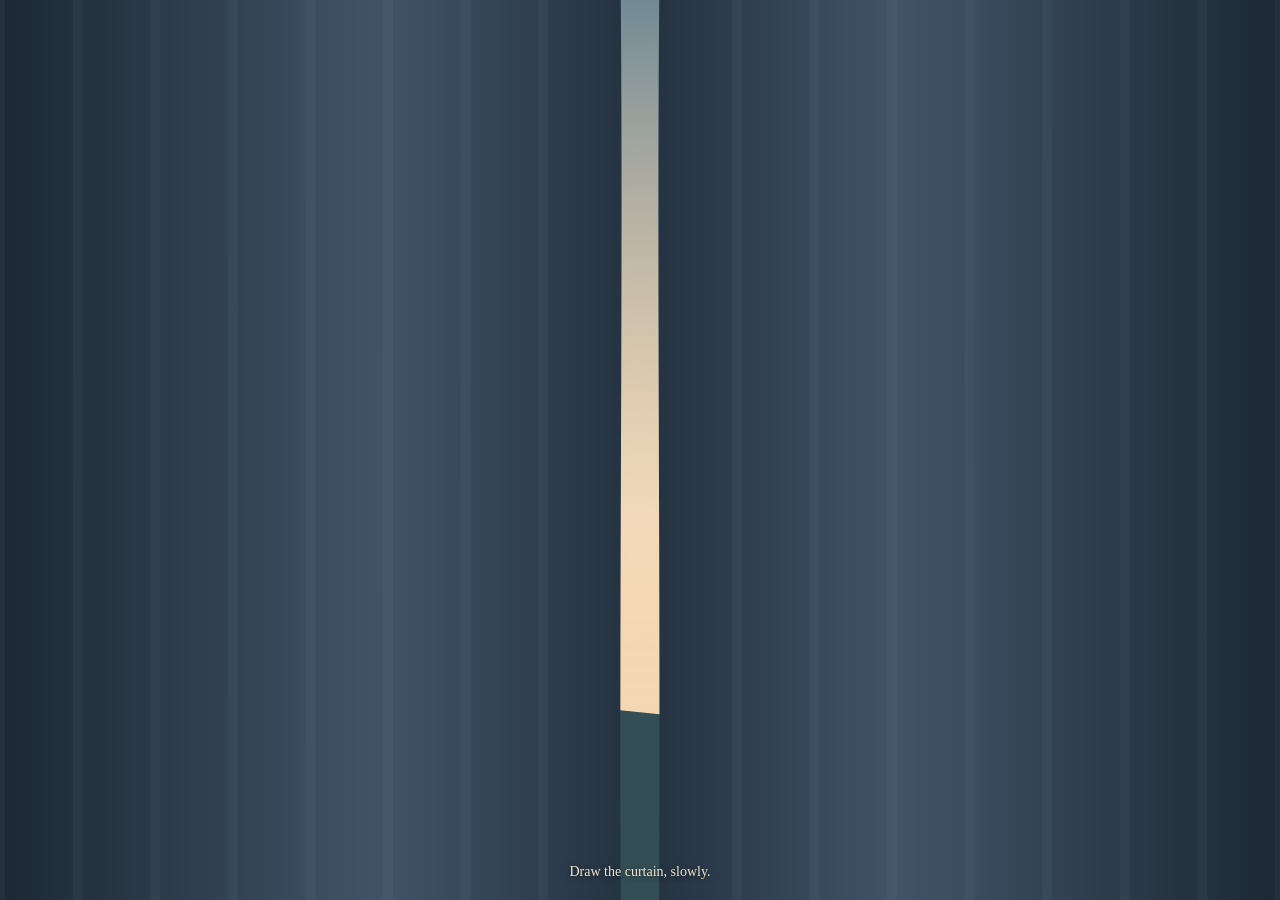
<file: feeling/curtain.html>
<!doctype html>
<html lang="en"><meta charset="utf-8"><meta name="viewport" content="width=device-width, initial-scale=1"><title>A curtain of light</title>
<style>
*{box-sizing:border-box}html,body{margin:0;height:100%;overflow:hidden;background:#202a37;color:#e0e6ec}canvas{width:100%;height:100%;display:block;touch-action:none;outline-offset:-5px}p{position:absolute;bottom:18px;left:0;right:0;text-align:center;font:14px/1.5 Georgia,serif;pointer-events:none;margin:0;color:#f1e6cc;text-shadow:0 1px 4px #0008}
</style><canvas aria-label="Drag sideways to open a curtain of light. Arrow keys open and close it." tabindex="0"></canvas><p>Draw the curtain, slowly.</p>
<script>
const c=document.querySelector('canvas'),g=c.getContext('2d'),reduce=matchMedia('(prefers-reduced-motion: reduce)');
let w=1,h=1,opening=.03,aim=.03,contact=null,frame=0,last=0;
function size(){w=innerWidth;h=innerHeight;const d=Math.min(2,devicePixelRatio||1);c.width=w*d;c.height=h*d;g.setTransform(d,0,0,d,0,0);draw()}
function draw(){
 const sky=g.createLinearGradient(0,0,0,h);sky.addColorStop(0,'#456b83');sky.addColorStop(.65,'#ddaf8c');sky.addColorStop(1,'#f2d3a4');g.fillStyle=sky;g.fillRect(0,0,w,h);
 const glow=g.createRadialGradient(w*.5,h*.58,0,w*.5,h*.58,w*.6);glow.addColorStop(0,'#ffeccabb');glow.addColorStop(1,'#ffecca00');g.fillStyle=glow;g.fillRect(0,0,w,h);
 g.beginPath();g.moveTo(0,h*.77);g.bezierCurveTo(w*.25,h*.68,w*.68,h*.91,w,h*.76);g.lineTo(w,h);g.lineTo(0,h);g.closePath();g.fillStyle='#344e55';g.fill();
 const edge=w*.5*(1-opening);for(const side of [0,1]){
  g.save();if(side){g.translate(w,0);g.scale(-1,1)}
  g.beginPath();g.moveTo(0,0);g.lineTo(edge,0);g.bezierCurveTo(edge+w*.06*opening,h*.3,edge-w*.04*opening,h*.65,edge,h);g.lineTo(0,h);g.closePath();g.clip();
  const cloth=g.createLinearGradient(0,0,edge+15,0);cloth.addColorStop(0,'#1c2834');cloth.addColorStop(.6,'#415467');cloth.addColorStop(1,'#233140');g.fillStyle=cloth;g.fillRect(0,0,edge+30,h);
  for(let i=0;i<8;i++){g.beginPath();g.moveTo(i*edge/8,0);g.bezierCurveTo(i*edge/8+opening*20,h*.3,i*edge/8-opening*25,h*.8,i*edge/8,h);g.strokeStyle='#839aab12';g.lineWidth=10;g.stroke()}g.restore();
 }
}
function tick(now){frame=0;const dt=Math.min(.04,(now-(last||now))/1000);last=now;opening+=(aim-opening)*(reduce.matches?1:Math.min(1,dt*5));draw();if(Math.abs(aim-opening)>.0002)frame=requestAnimationFrame(tick);else last=0}
function wake(){if(!frame)frame=requestAnimationFrame(tick)}
c.onpointerdown=e=>{if(contact!==null)return;contact=e.pointerId;c.setPointerCapture(contact);c.focus();aim=Math.min(.96,Math.max(.03,e.clientX/w));wake()};
c.onpointermove=e=>{if(e.pointerId===contact){aim=Math.min(.96,Math.max(.03,e.clientX/w));wake()}};
c.onpointerup=e=>{if(e.pointerId!==contact)return;contact=null;aim*=.82;wake()};c.onpointercancel=c.onlostpointercapture=()=>{contact=null};
c.onkeydown=e=>{if(!['ArrowLeft','ArrowRight',' '].includes(e.key))return;e.preventDefault();aim=e.key===' '?aim<.4?.72:.03:Math.max(.03,Math.min(.96,aim+(e.key==='ArrowRight'?.12:-.12)));wake()};
onresize=size;size();
</script></html>
</file>
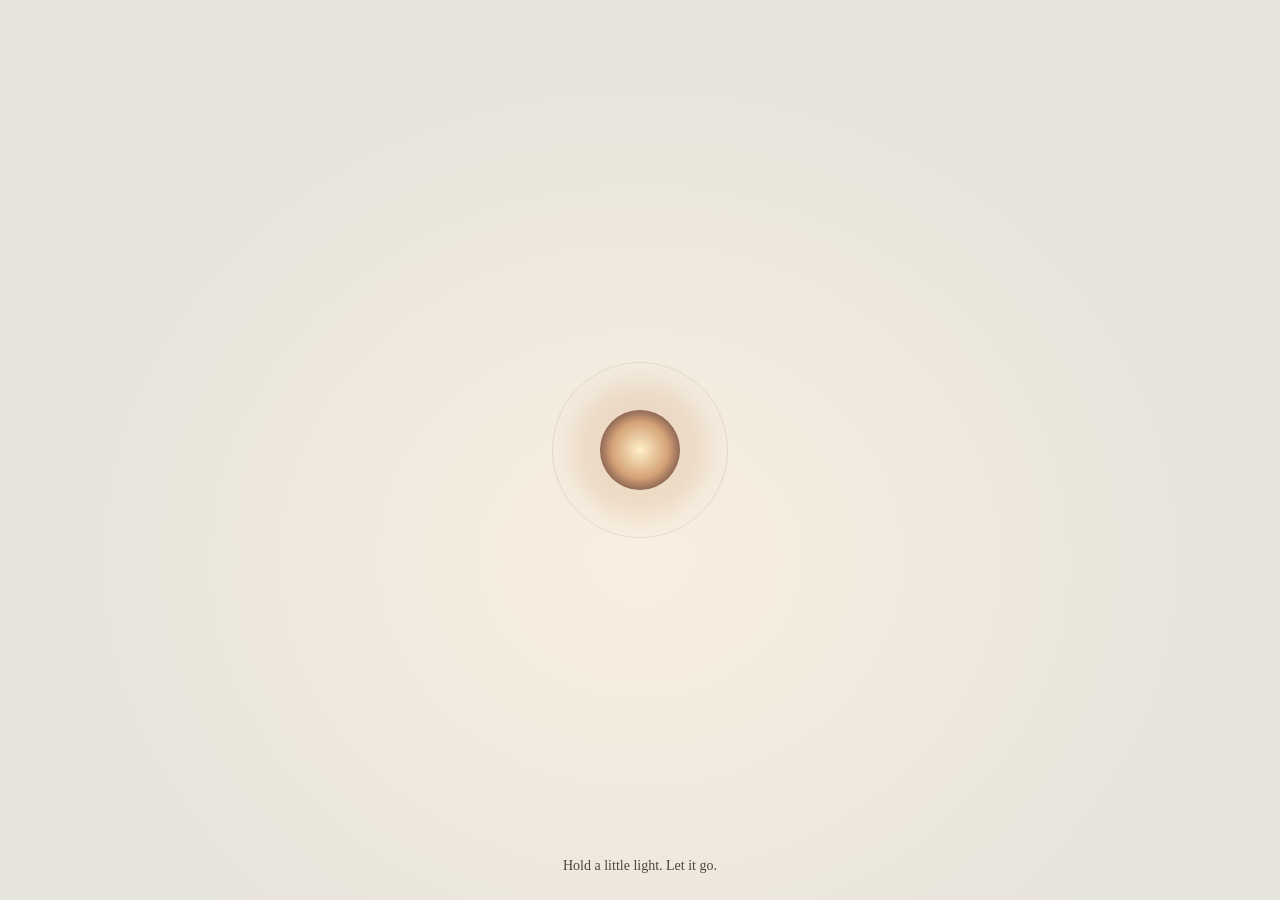
<file: feeling/held-light.html>
<!doctype html>
<html lang="en"><meta charset="utf-8"><meta name="viewport" content="width=device-width, initial-scale=1"><title>A held light</title>
<style>
*{box-sizing:border-box}html,body{height:100%;margin:0;overflow:hidden;background:#ebe8df;color:#51433e}main{height:100%;display:grid;place-items:center;position:relative;background:radial-gradient(ellipse at 50% 62%,#f9efe0 0,#e7e4dc 65%)}button{border:0;background:transparent;color:inherit;padding:35px;touch-action:none;cursor:pointer;outline-offset:-4px}svg{width:min(55vw,250px);height:min(55vw,250px);overflow:visible;display:block}p{position:absolute;left:0;right:0;bottom:24px;margin:0;text-align:center;font:14px/1.5 Georgia,serif;pointer-events:none}#heart{transform-origin:center}#wave{opacity:0}
</style><main><button aria-label="Hold the light, then release. Space also works."><svg viewBox="0 0 200 200" aria-hidden="true"><defs><radialGradient id="light"><stop stop-color="#fff0c8"/><stop offset=".7" stop-color="#d5a378"/><stop offset="1" stop-color="#906955"/></radialGradient><filter id="soft"><feGaussianBlur stdDeviation="9"/></filter></defs><circle cx="100" cy="100" r="55" fill="#cc9160" opacity=".2" filter="url(#soft)"/><circle id="wave" cx="100" cy="100" r="50" fill="none" stroke="#a0785b" stroke-width=".7"/><circle id="heart" cx="100" cy="100" r="32" fill="url(#light)"/><circle cx="100" cy="100" r="70" fill="none" stroke="#a7937a" stroke-width=".6" opacity=".3"/></svg></button><p>Hold a little light. Let it go.</p></main>
<script>
const button=document.querySelector('button'),heart=document.querySelector('#heart'),wave=document.querySelector('#wave'),reduce=matchMedia('(prefers-reduced-motion: reduce)');
let held=false,charge=0,release=1,frame=0,last=0,pointer=null;
function draw(){heart.style.transform='scale('+(1+charge*.32)+')';heart.style.filter='brightness('+(1+charge*.15)+')';wave.setAttribute('r',String(43+release*85));wave.style.opacity=String(release<1?(1-release)*.48:0)}
function tick(now){frame=0;const dt=Math.min(.04,(now-(last||now))/1000);last=now;if(held)charge=Math.min(1,charge+dt*.28);else charge=Math.max(0,charge-dt*.25);release=Math.min(1,release+dt*.3);draw();if((held&&charge<1)||(!held&&charge>0)||release<1)frame=requestAnimationFrame(tick);else last=0}
function wake(){if(!frame)frame=requestAnimationFrame(tick)}
function start(){held=true;if(reduce.matches)charge=.65;draw();if(!reduce.matches)wake()}
function end(){if(!held)return;held=false;release=reduce.matches?1:0;if(reduce.matches)charge=.15;draw();if(!reduce.matches)wake()}
button.onpointerdown=e=>{if(pointer!==null)return;pointer=e.pointerId;button.setPointerCapture(pointer);start()};button.onpointerup=e=>{if(e.pointerId===pointer){pointer=null;end()}};button.onpointercancel=button.onlostpointercapture=()=>{pointer=null;end()};
button.onkeydown=e=>{if((e.key===' '||e.key==='Enter')&&!e.repeat){e.preventDefault();start()}};button.onkeyup=e=>{if(e.key===' '||e.key==='Enter'){e.preventDefault();end()}};button.onblur=end;draw();
</script></html>
</file>
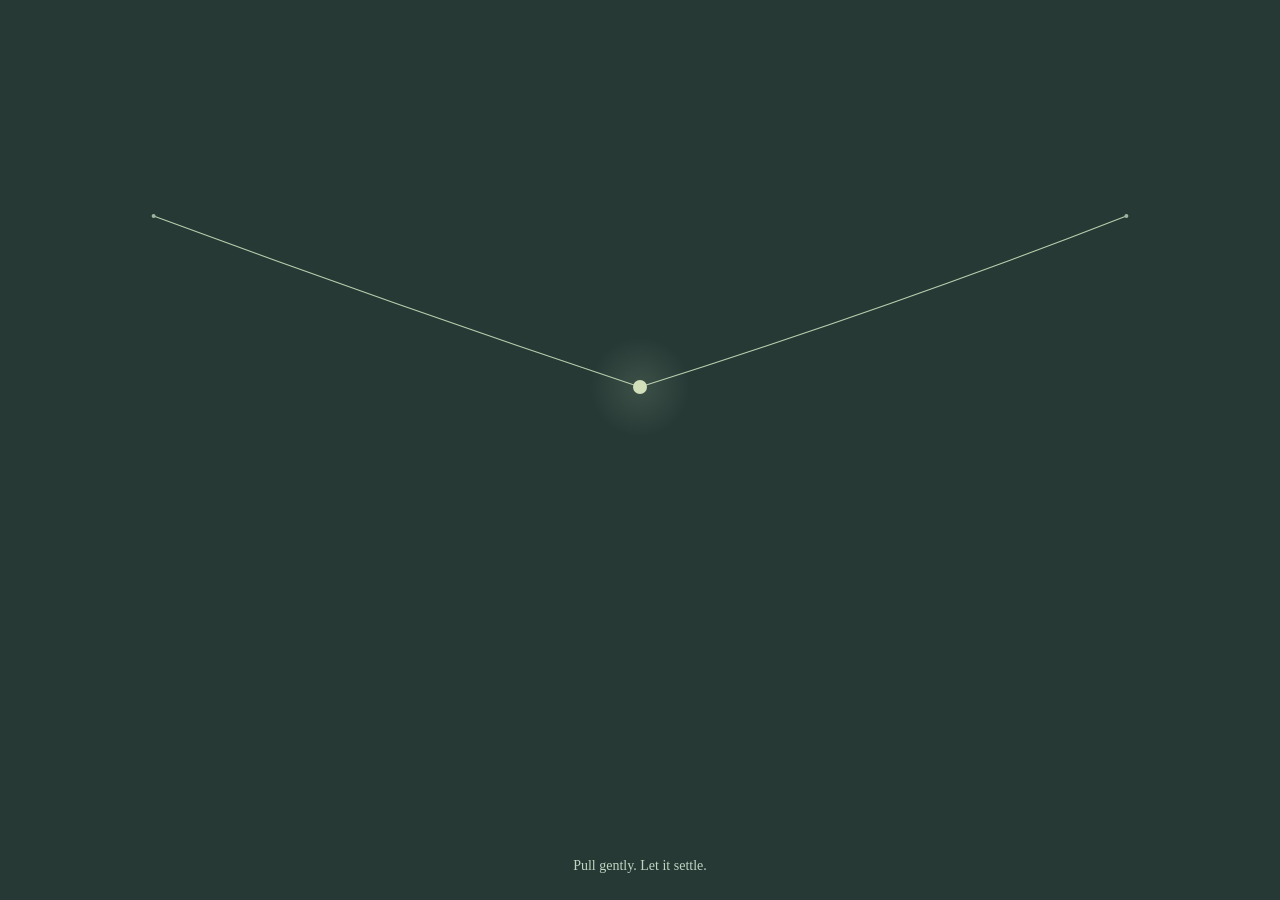
<file: feeling/thread.html>
<!doctype html>
<html lang="en"><meta charset="utf-8"><meta name="viewport" content="width=device-width, initial-scale=1"><title>A waiting thread</title>
<style>
*{box-sizing:border-box}html,body{height:100%;margin:0;overflow:hidden;background:#263935;color:#c0d4c1}canvas{display:block;width:100%;height:100%;touch-action:none;outline-offset:-5px}p{position:absolute;left:0;right:0;bottom:24px;text-align:center;font:14px/1.5 Georgia,serif;pointer-events:none;margin:0}
</style><canvas aria-label="Pull a suspended point and release it. Arrow keys pull; space releases." tabindex="0"></canvas><p>Pull gently. Let it settle.</p>
<script>
const c=document.querySelector('canvas'),g=c.getContext('2d'),reduce=matchMedia('(prefers-reduced-motion: reduce)');
let w=1,h=1,x=.5,y=.43,vx=0,vy=0,contact=null,frame=0,last=0;
function size(){w=innerWidth;h=innerHeight;const d=Math.min(2,devicePixelRatio||1);c.width=w*d;c.height=h*d;g.setTransform(d,0,0,d,0,0);draw()}
function draw(){g.fillStyle='#263935';g.fillRect(0,0,w,h);g.strokeStyle='#b8cdad';g.lineWidth=1.1;g.beginPath();g.moveTo(w*.12,h*.24);g.quadraticCurveTo(w*.31,h*(.25+y)*.5,w*x,h*y);g.quadraticCurveTo(w*.7,h*(.25+y)*.5,w*.88,h*.24);g.stroke();
 for(const px of [.12,.88]){g.beginPath();g.arc(w*px,h*.24,2,0,Math.PI*2);g.fillStyle='#9ab69e';g.fill()}
 const light=g.createRadialGradient(w*x,h*y,0,w*x,h*y,50);light.addColorStop(0,'#c8deb824');light.addColorStop(1,'#c8deb800');g.fillStyle=light;g.fillRect(w*x-50,h*y-50,100,100);g.beginPath();g.arc(w*x,h*y,7,0,Math.PI*2);g.fillStyle='#d1dfbb';g.fill();
}
function tick(now){frame=0;const dt=Math.min(.025,(now-(last||now))/1000);last=now;if(contact===null){vx+=(.5-x)*dt*15;vy+=(.43-y)*dt*15;const friction=Math.exp(-dt*3.2);vx*=friction;vy*=friction;x+=vx*dt;y+=vy*dt}draw();if(contact===null&&Math.abs(x-.5)+Math.abs(y-.43)+Math.abs(vx)+Math.abs(vy)>.0005)frame=requestAnimationFrame(tick);else last=0}
function wake(){if(!frame)frame=requestAnimationFrame(tick)}
function point(e){x=Math.max(.15,Math.min(.85,e.clientX/w));y=Math.max(.15,Math.min(.8,e.clientY/h));vx=vy=0;draw()}
function end(){contact=null;if(reduce.matches){x=.5;y=.43;draw()}else wake()}
c.onpointerdown=e=>{if(contact!==null)return;contact=e.pointerId;c.setPointerCapture(contact);c.focus();point(e)};c.onpointermove=e=>{if(e.pointerId===contact)point(e)};c.onpointerup=e=>{if(e.pointerId===contact)end()};c.onpointercancel=c.onlostpointercapture=end;
c.onkeydown=e=>{if(!['ArrowLeft','ArrowRight','ArrowUp','ArrowDown',' '].includes(e.key))return;e.preventDefault();const d={ArrowLeft:[-.08,0],ArrowRight:[.08,0],ArrowUp:[0,-.08],ArrowDown:[0,.08],' ':[0,0]}[e.key];x=Math.max(.15,Math.min(.85,x+d[0]));y=Math.max(.15,Math.min(.8,y+d[1]));draw();if(e.key===' ')end()};onresize=size;size();
</script></html>
</file>
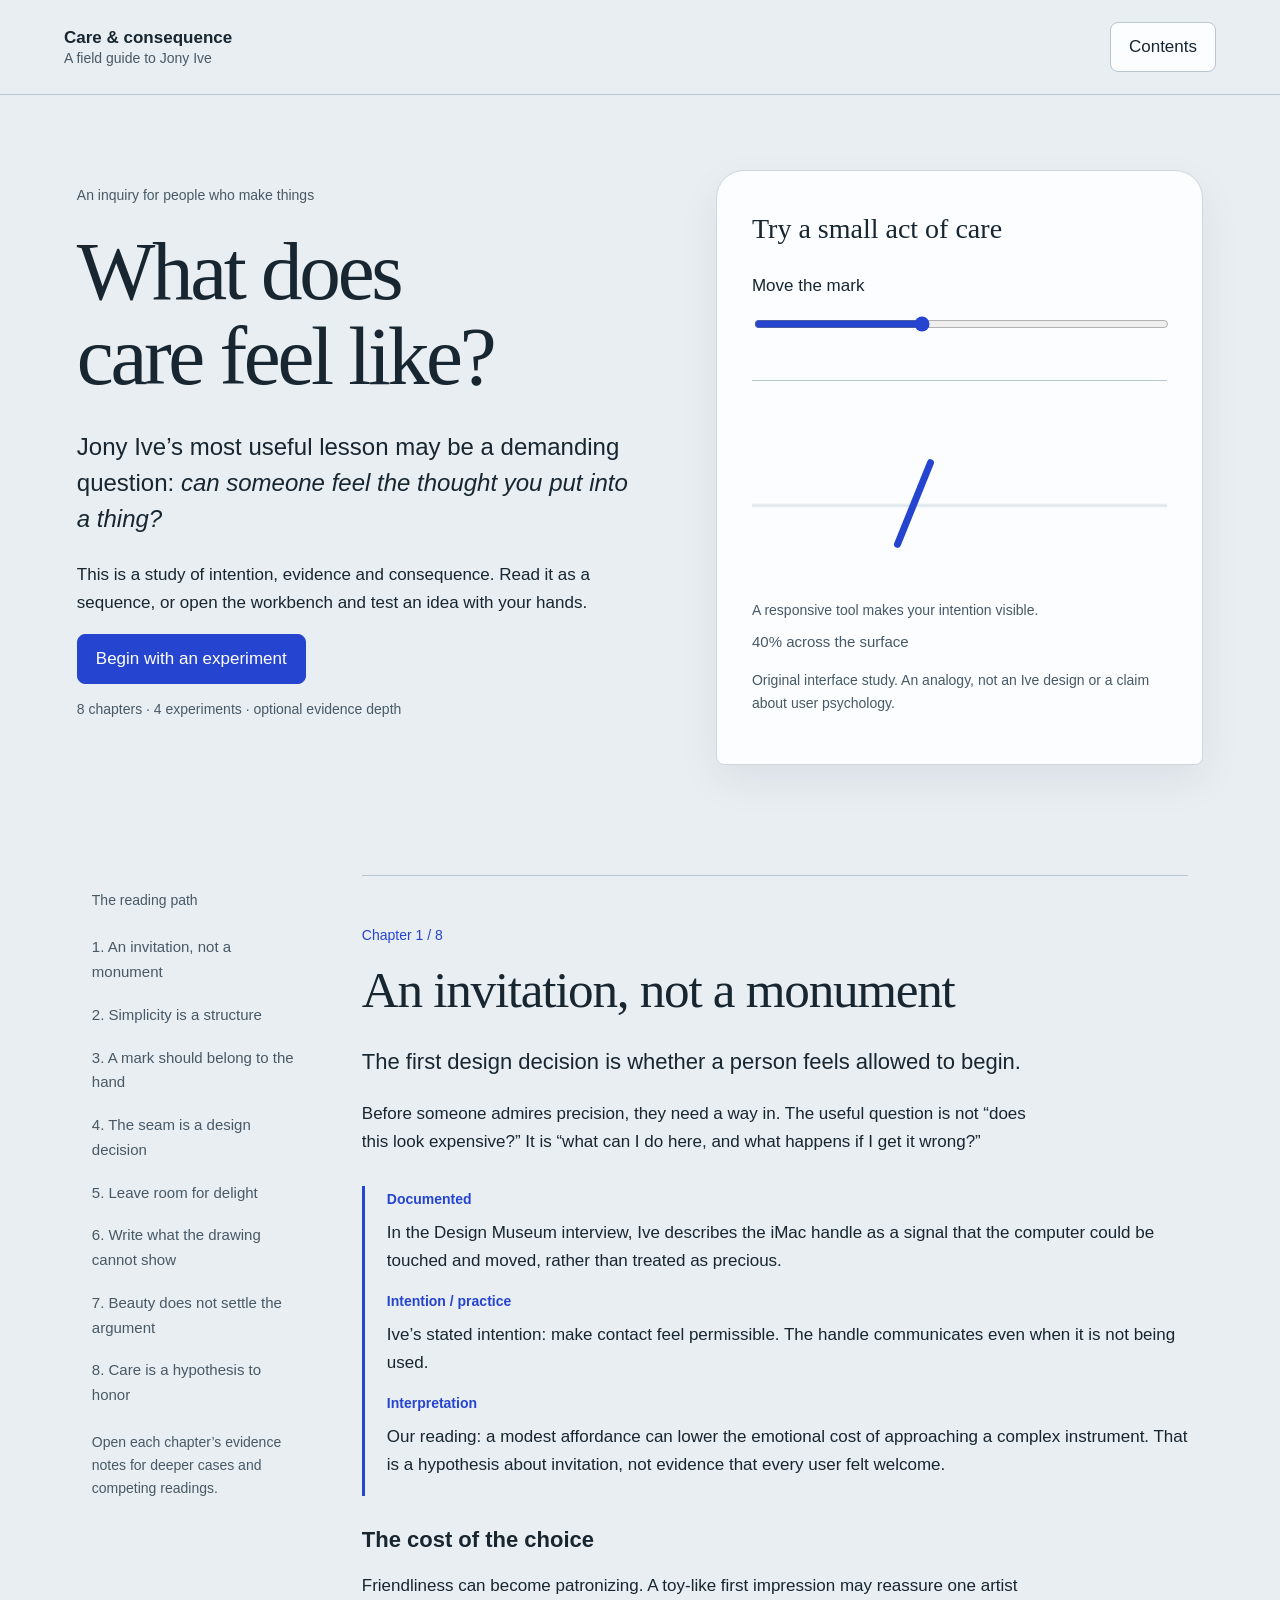
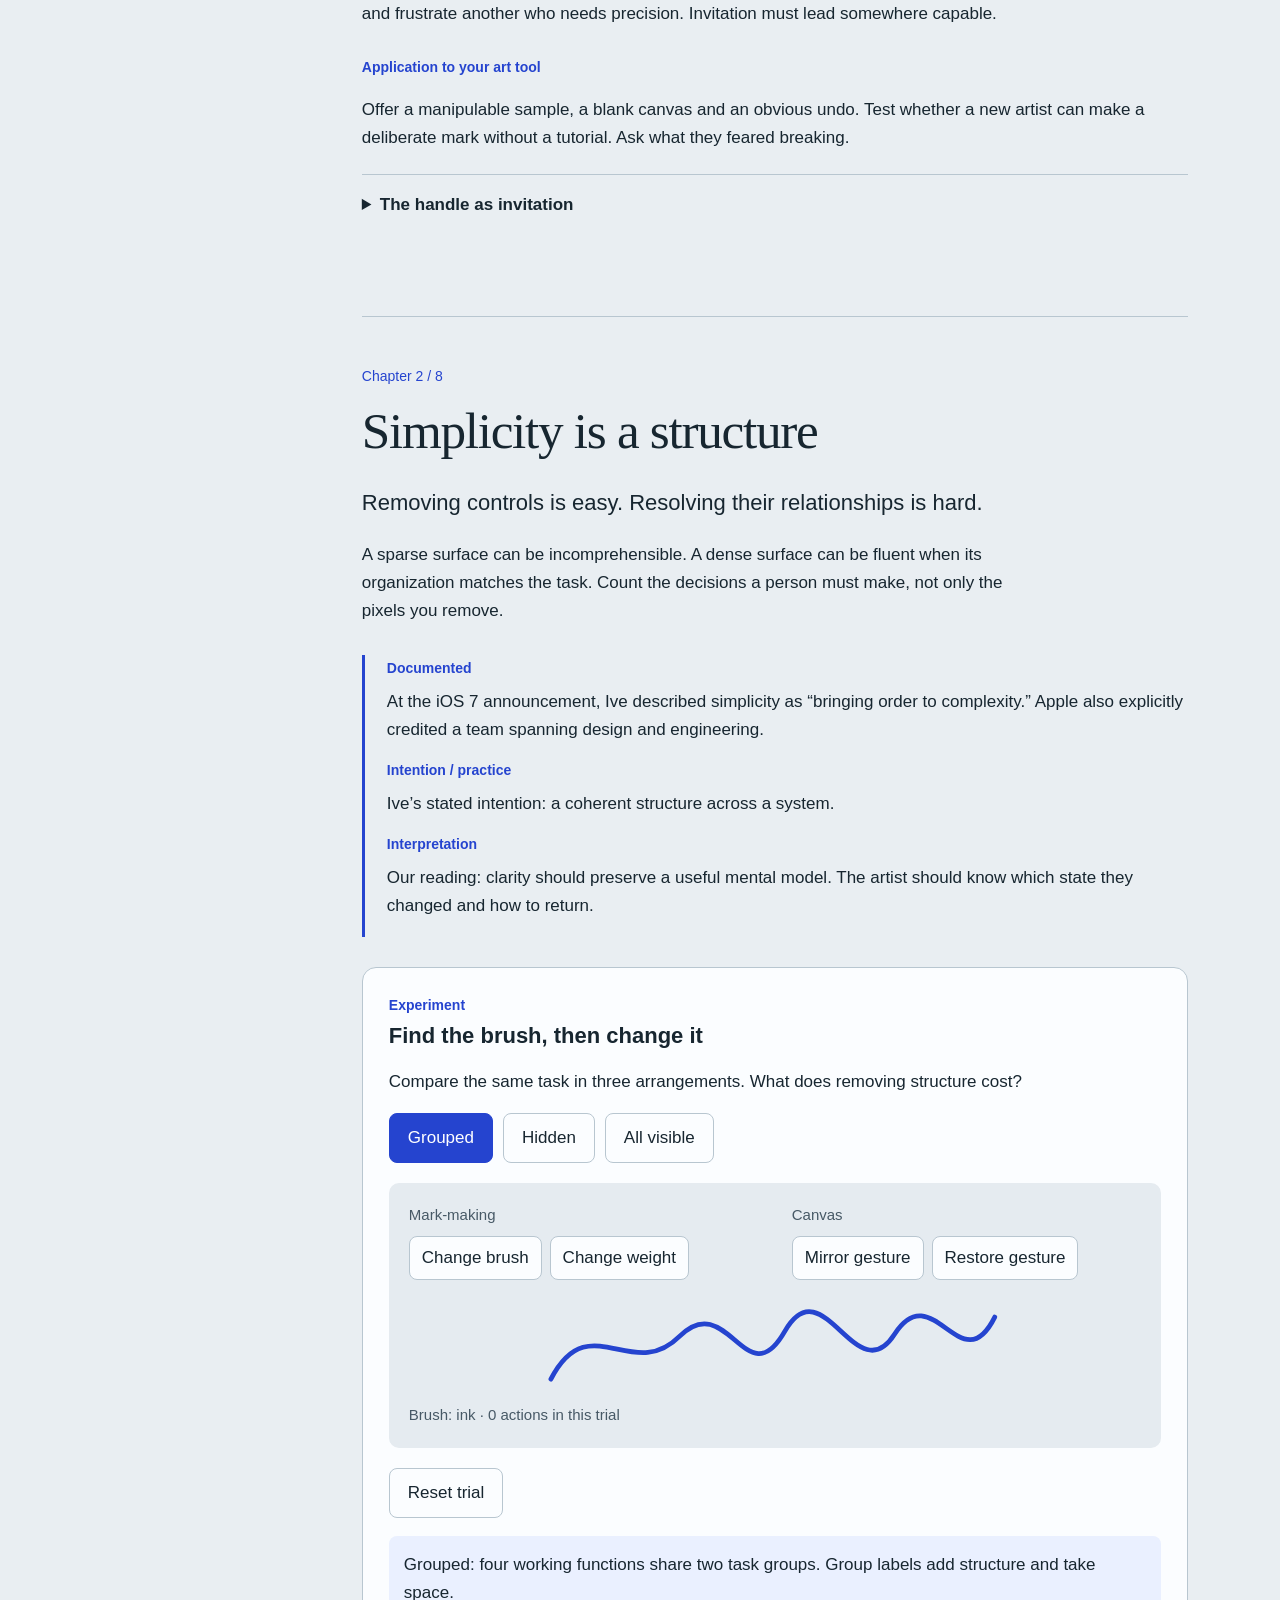
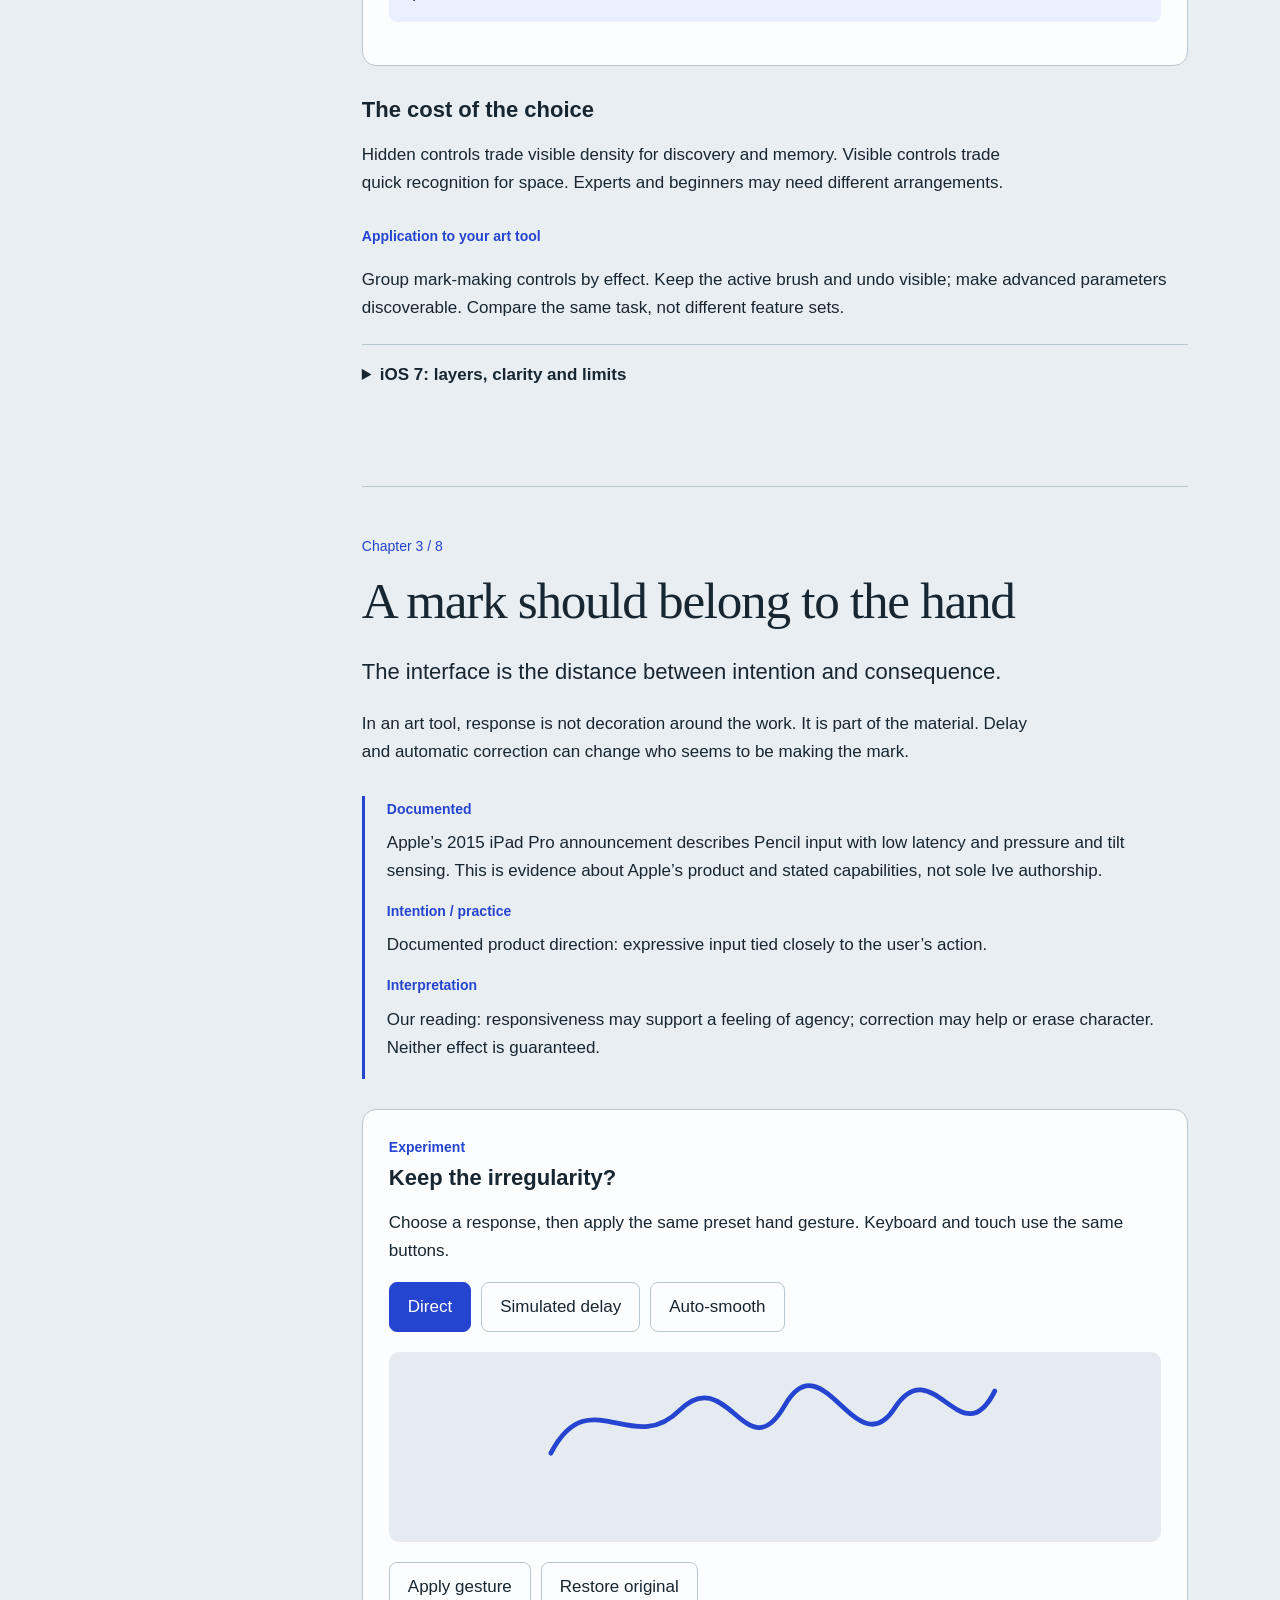
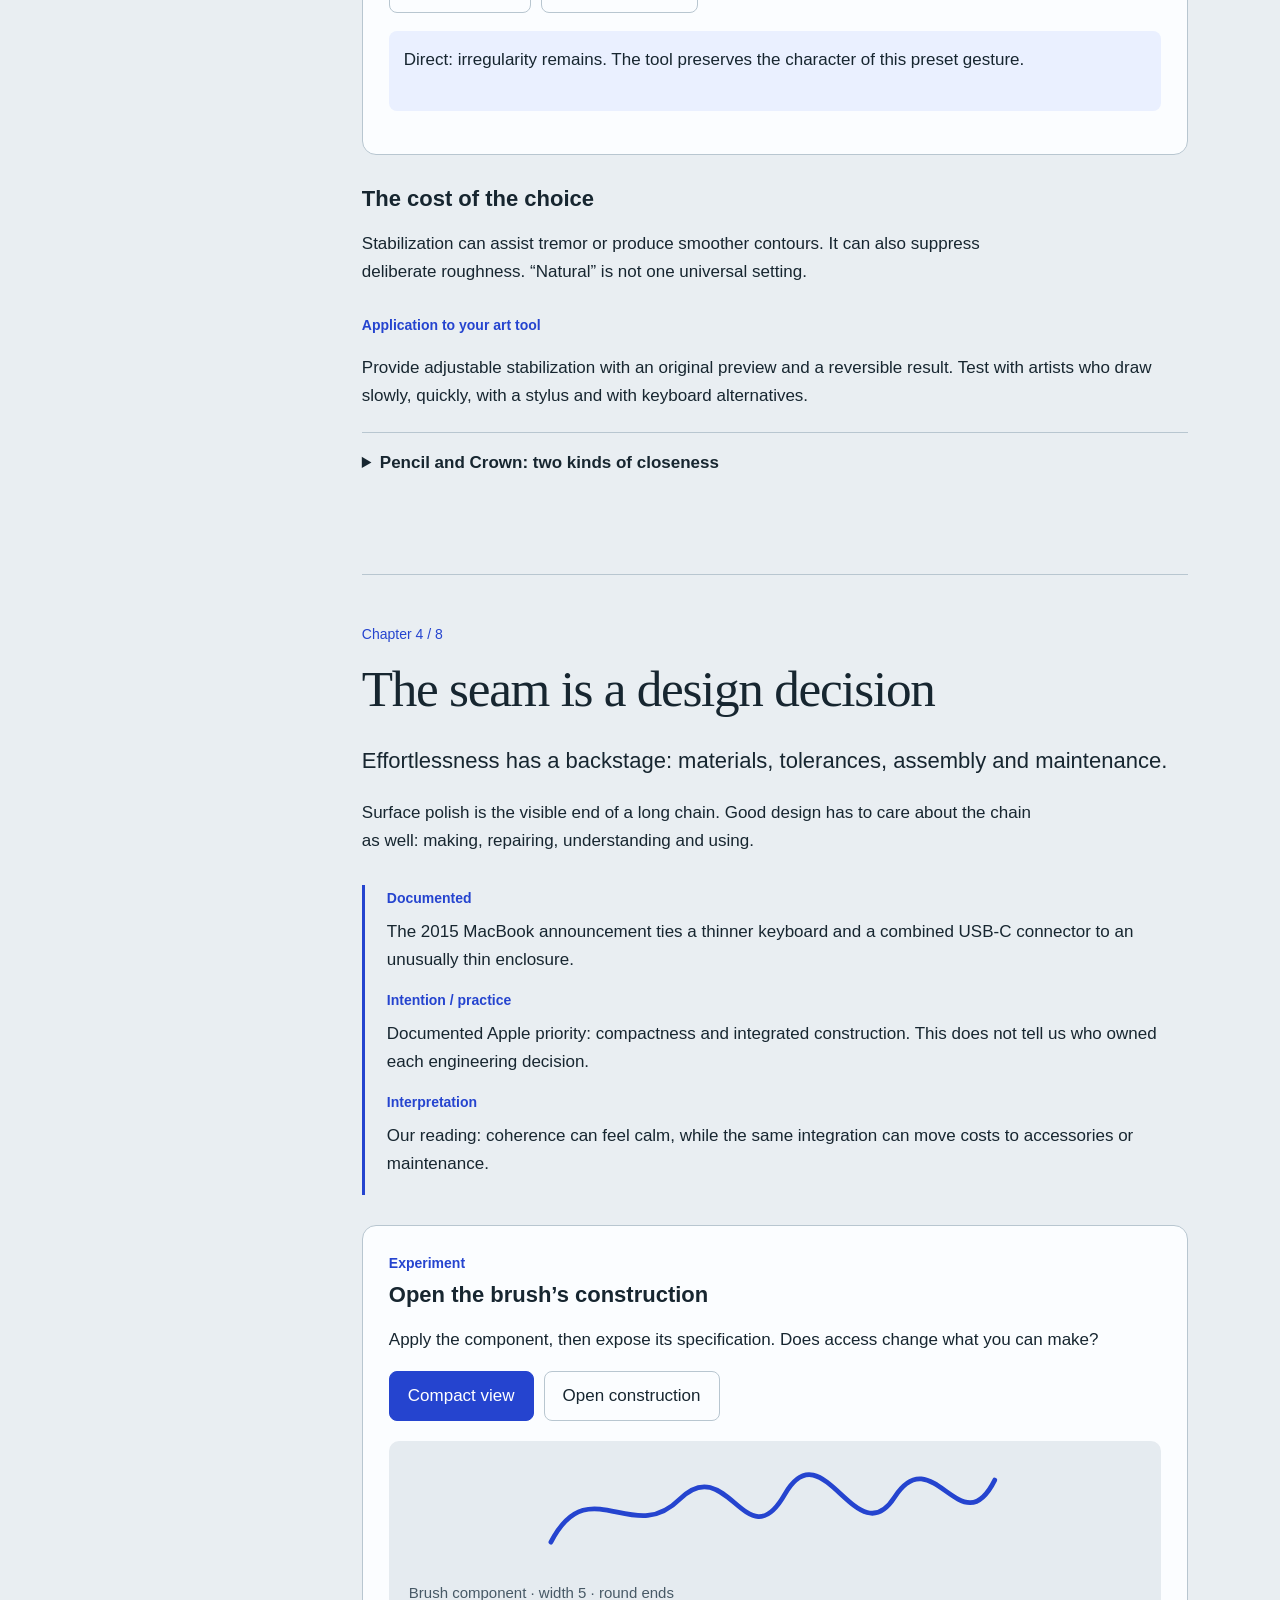
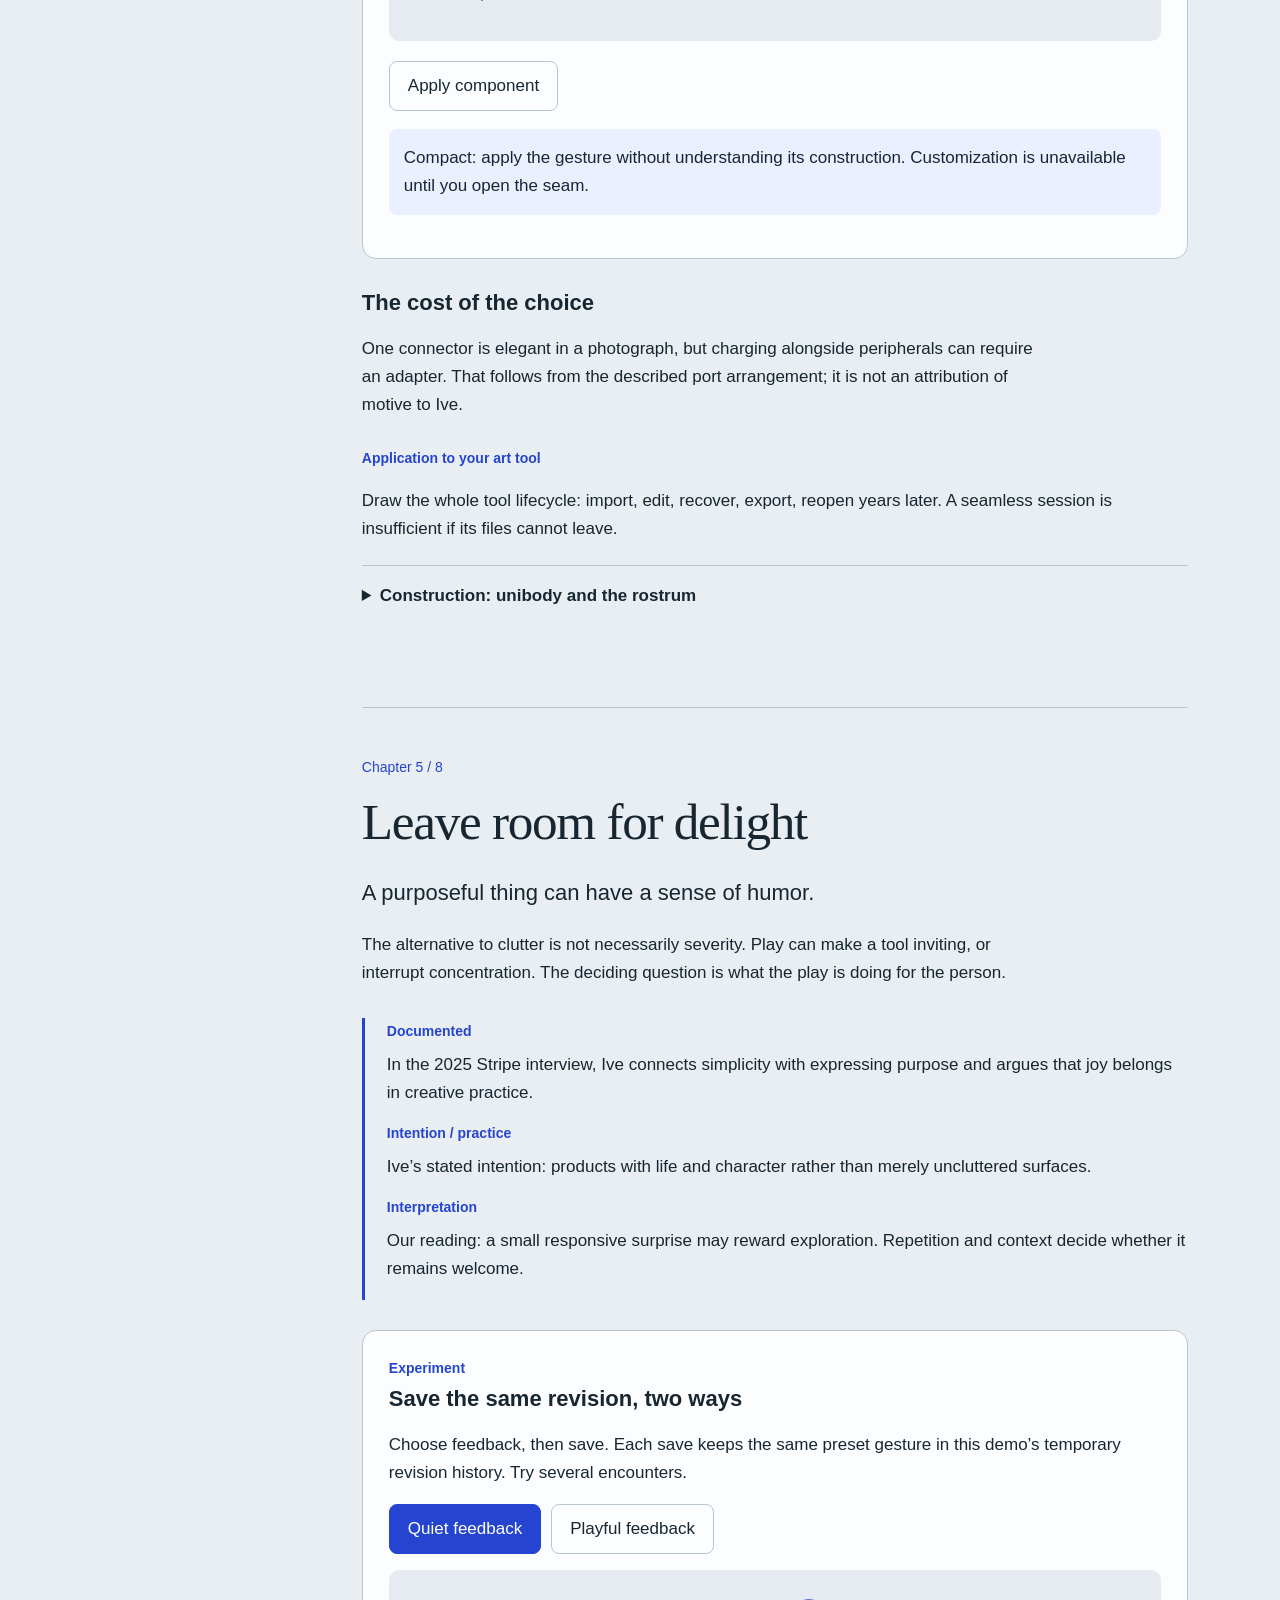
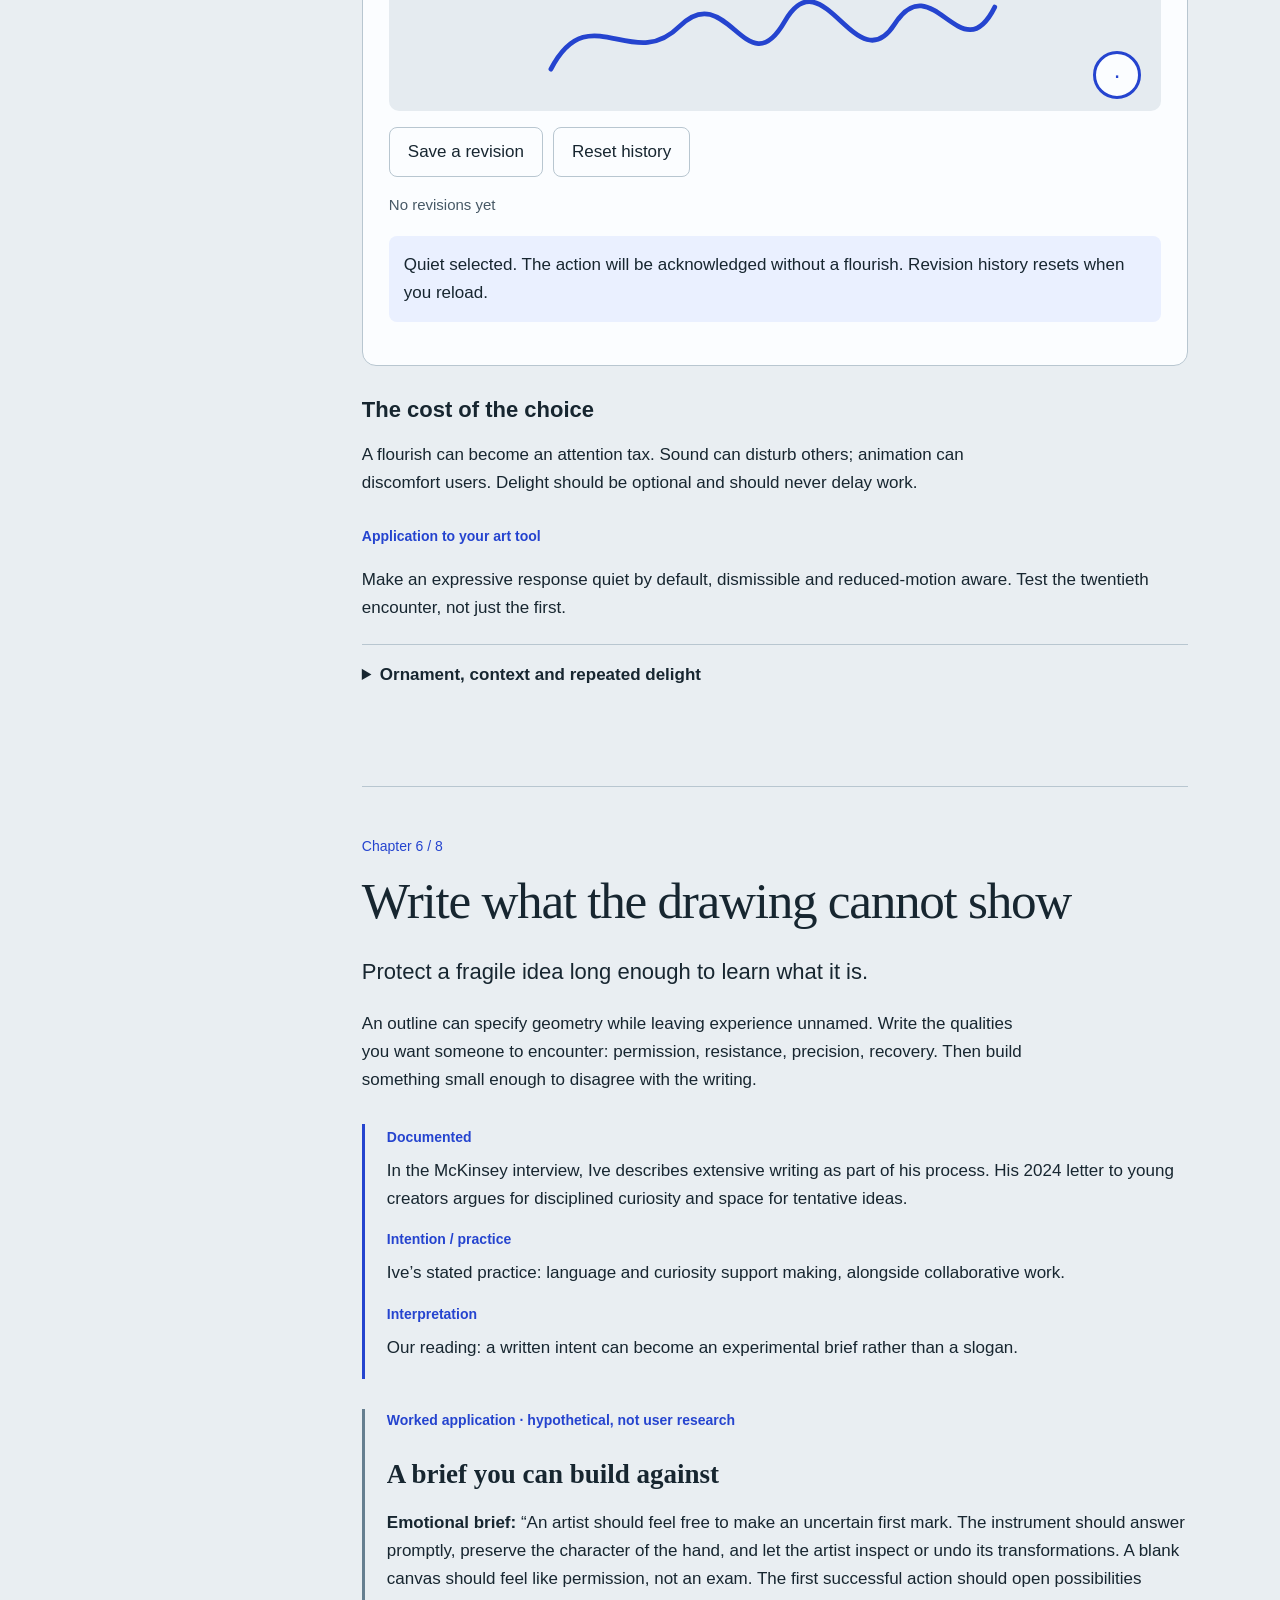
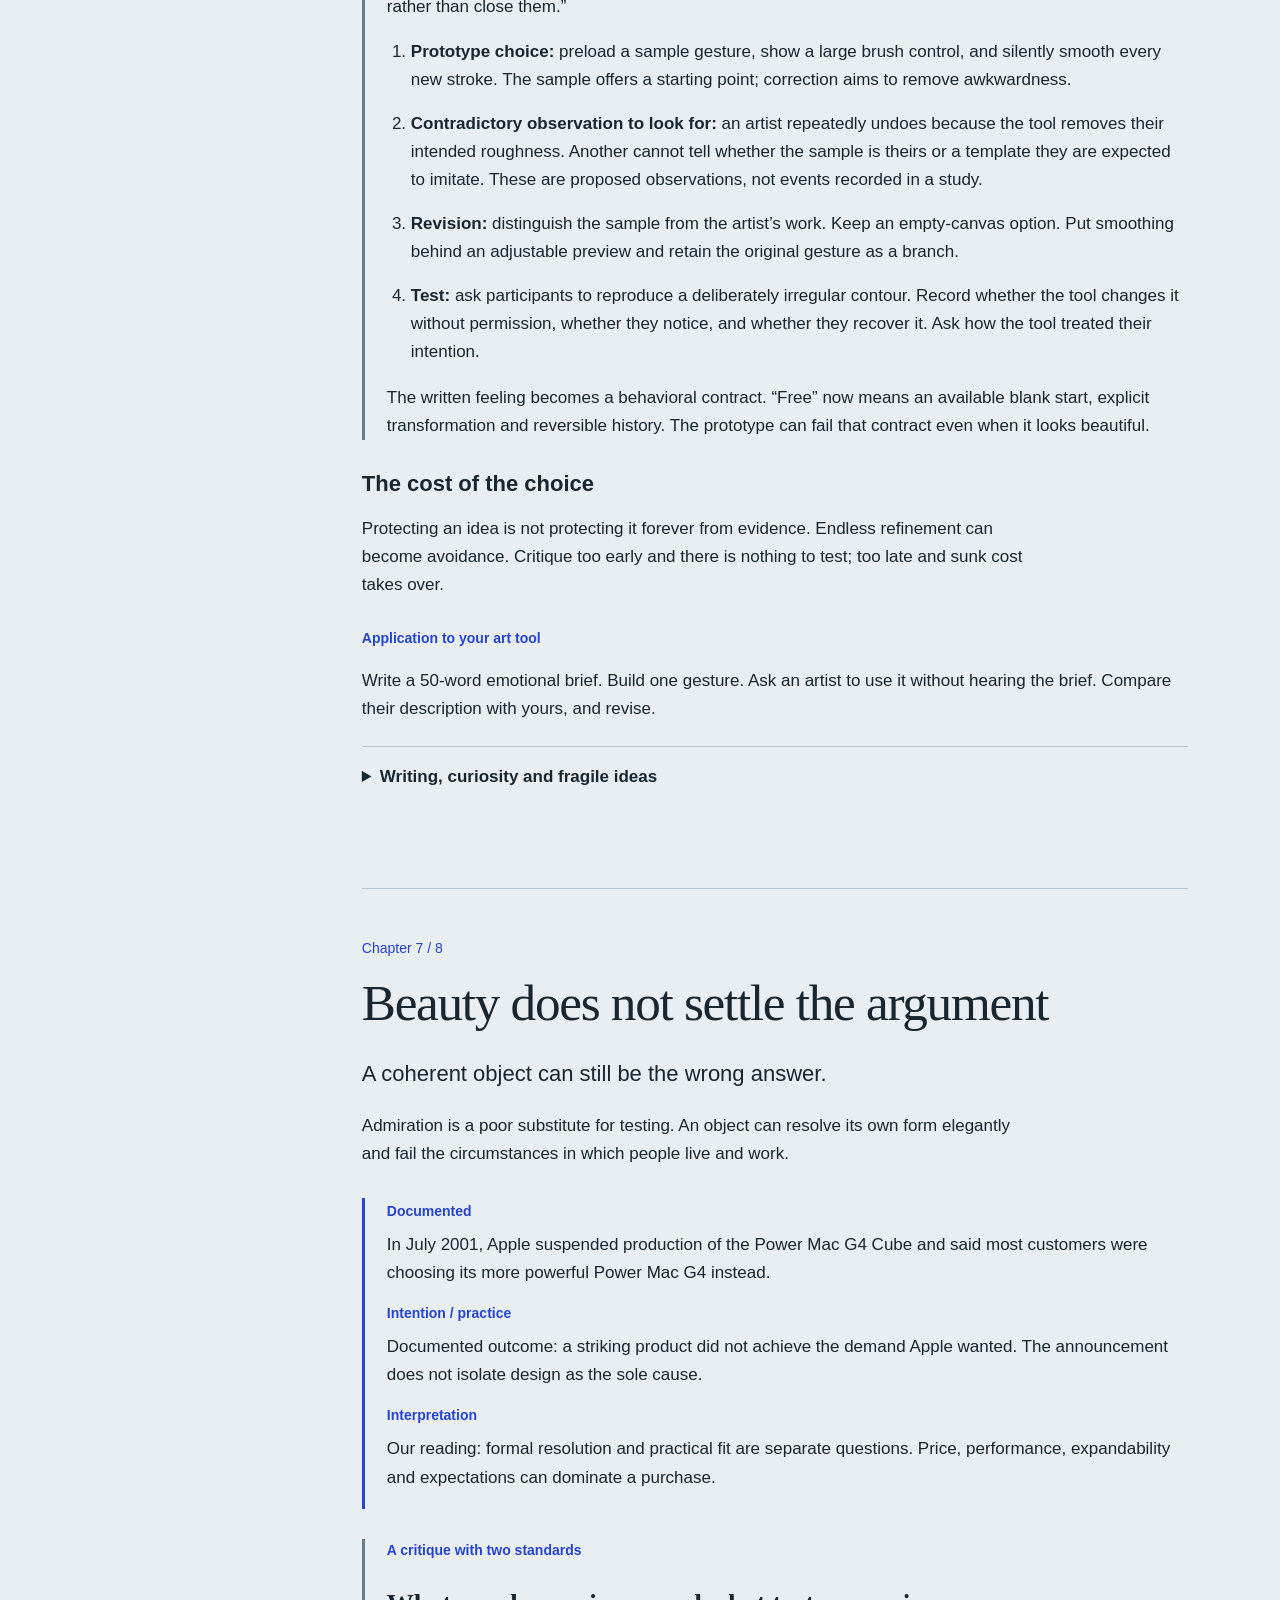
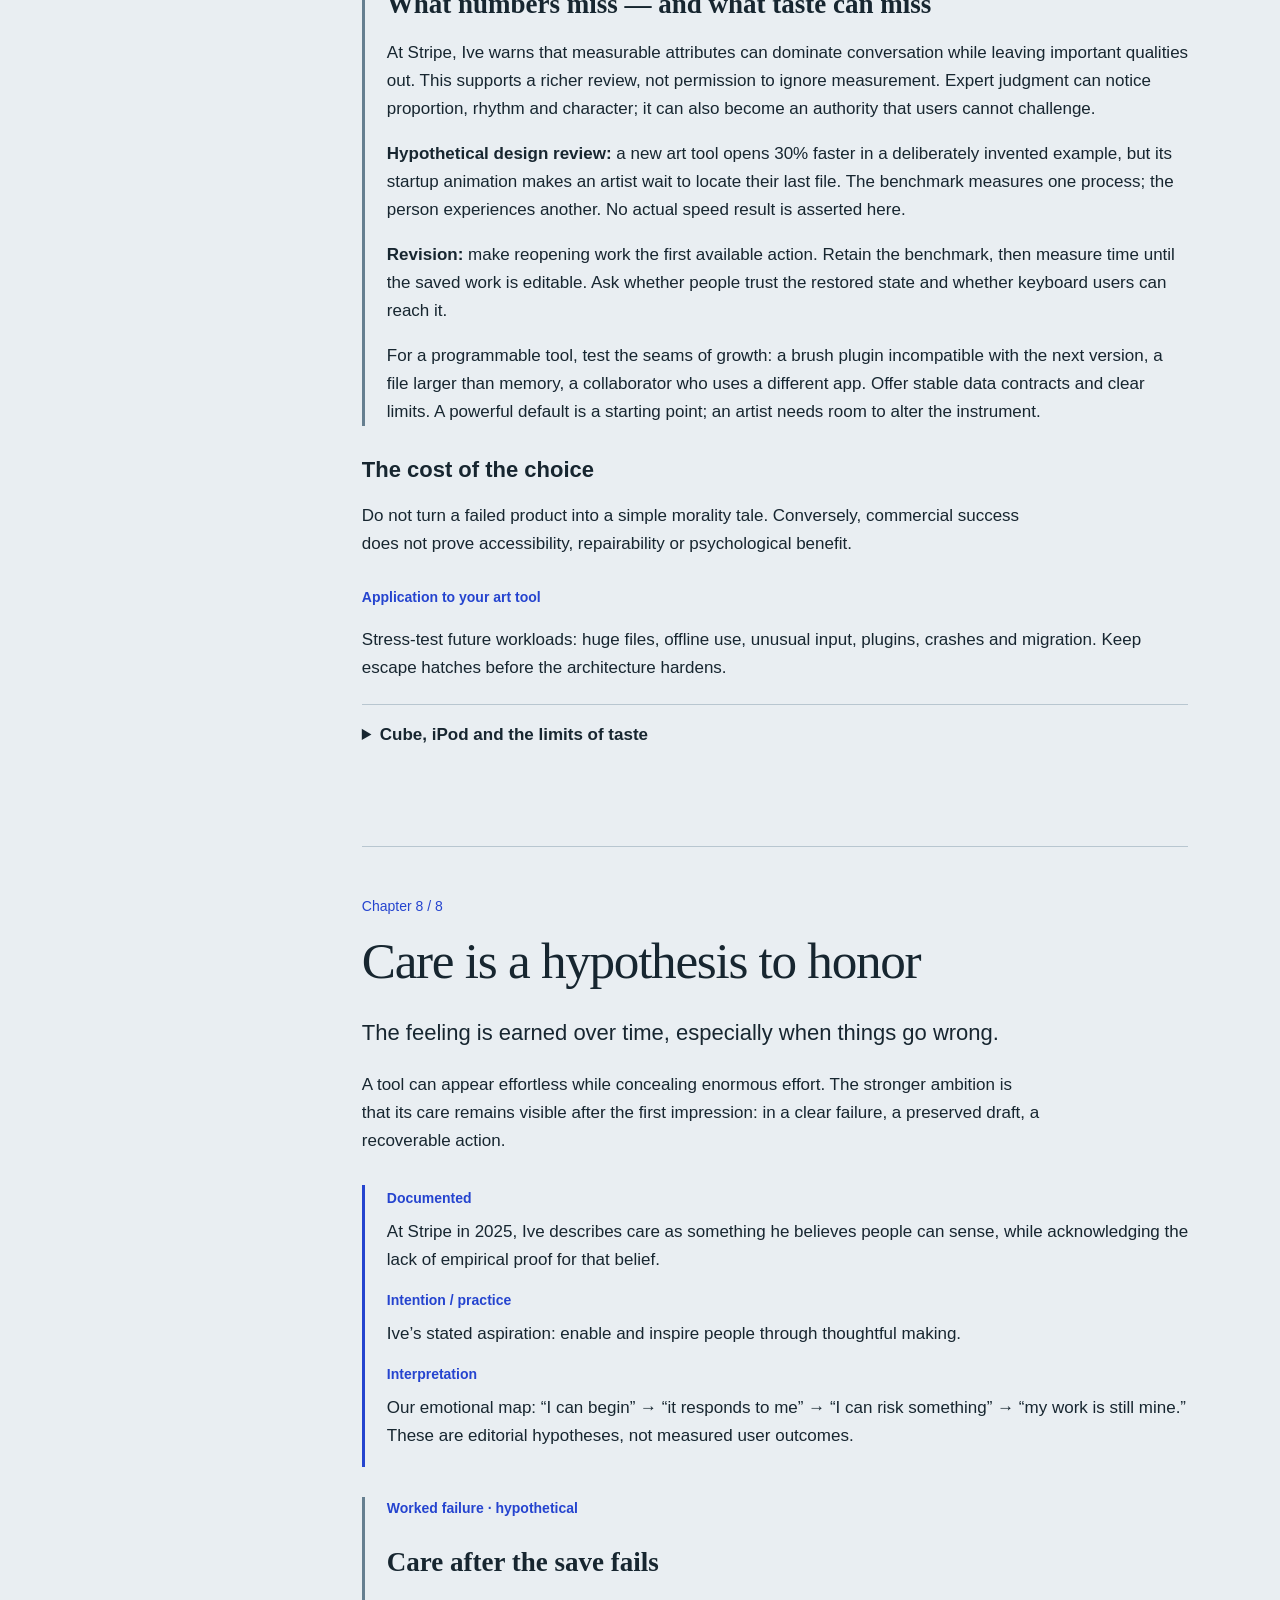
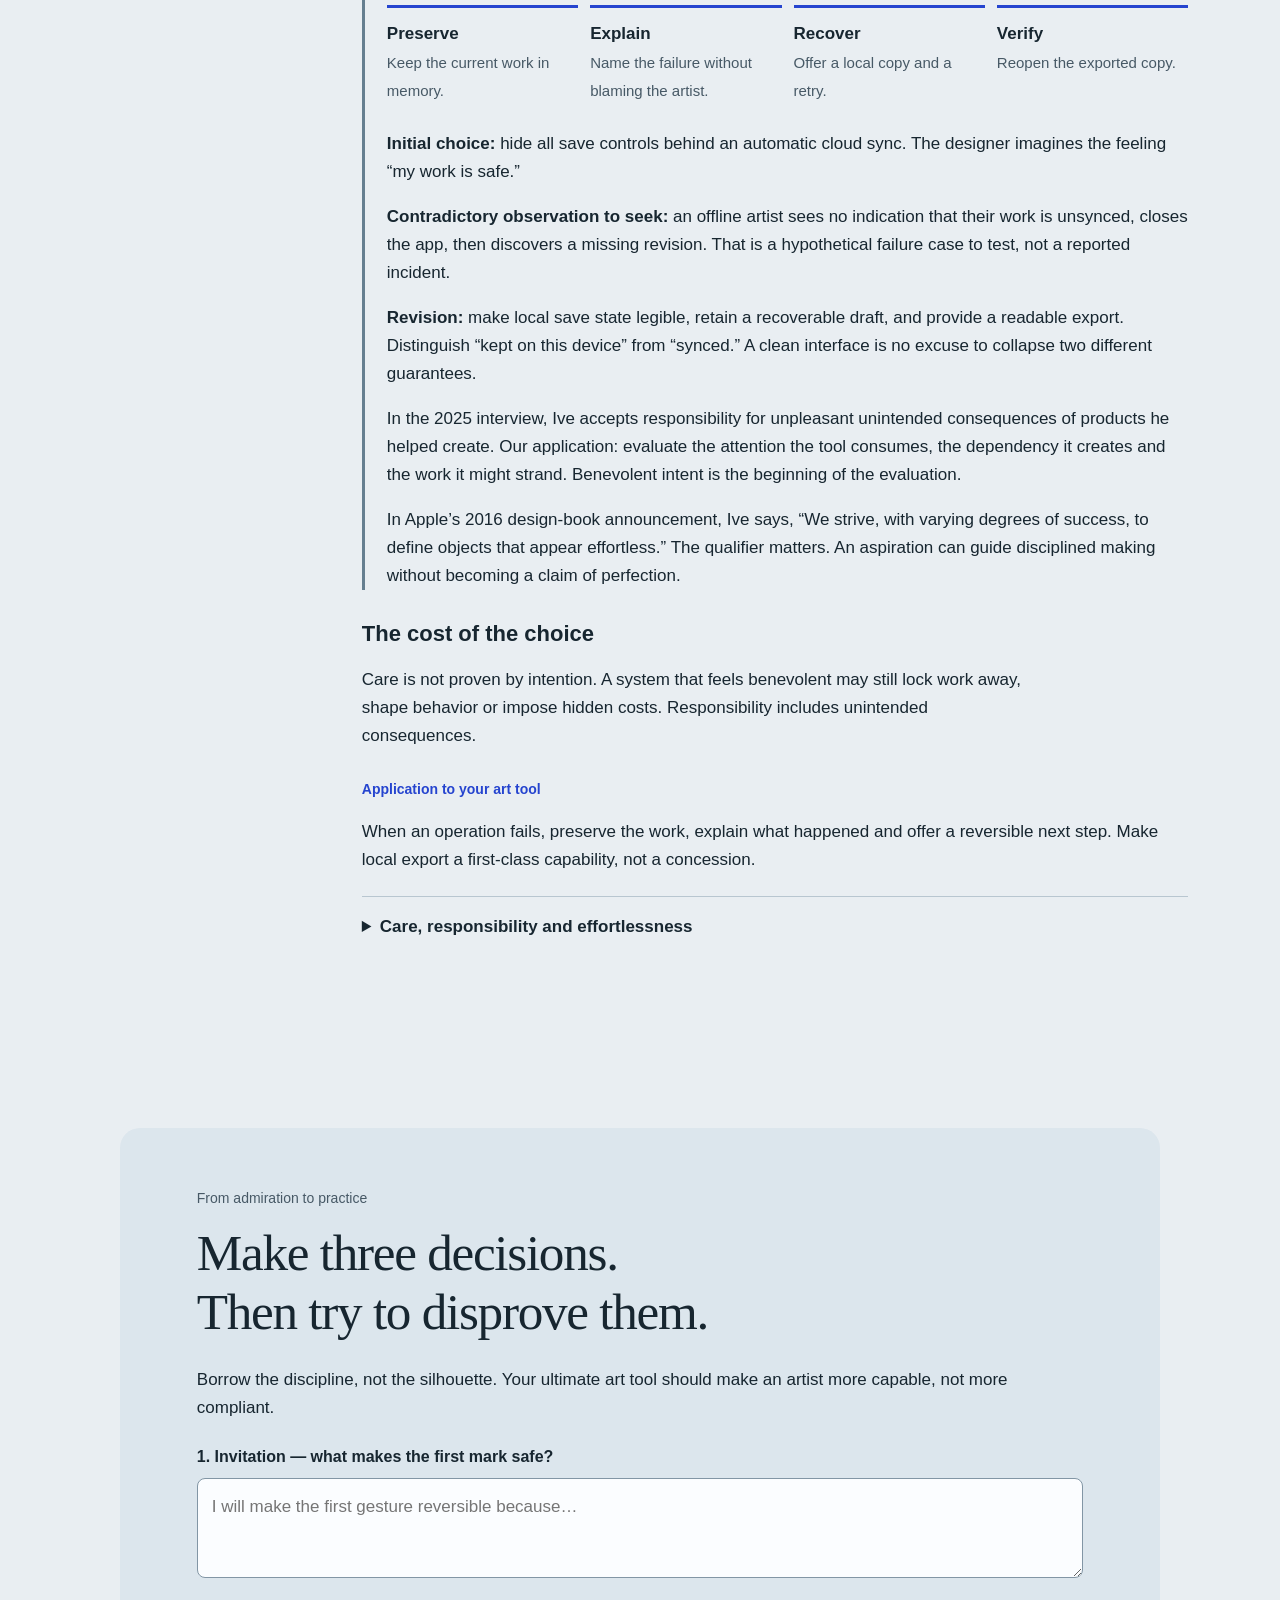
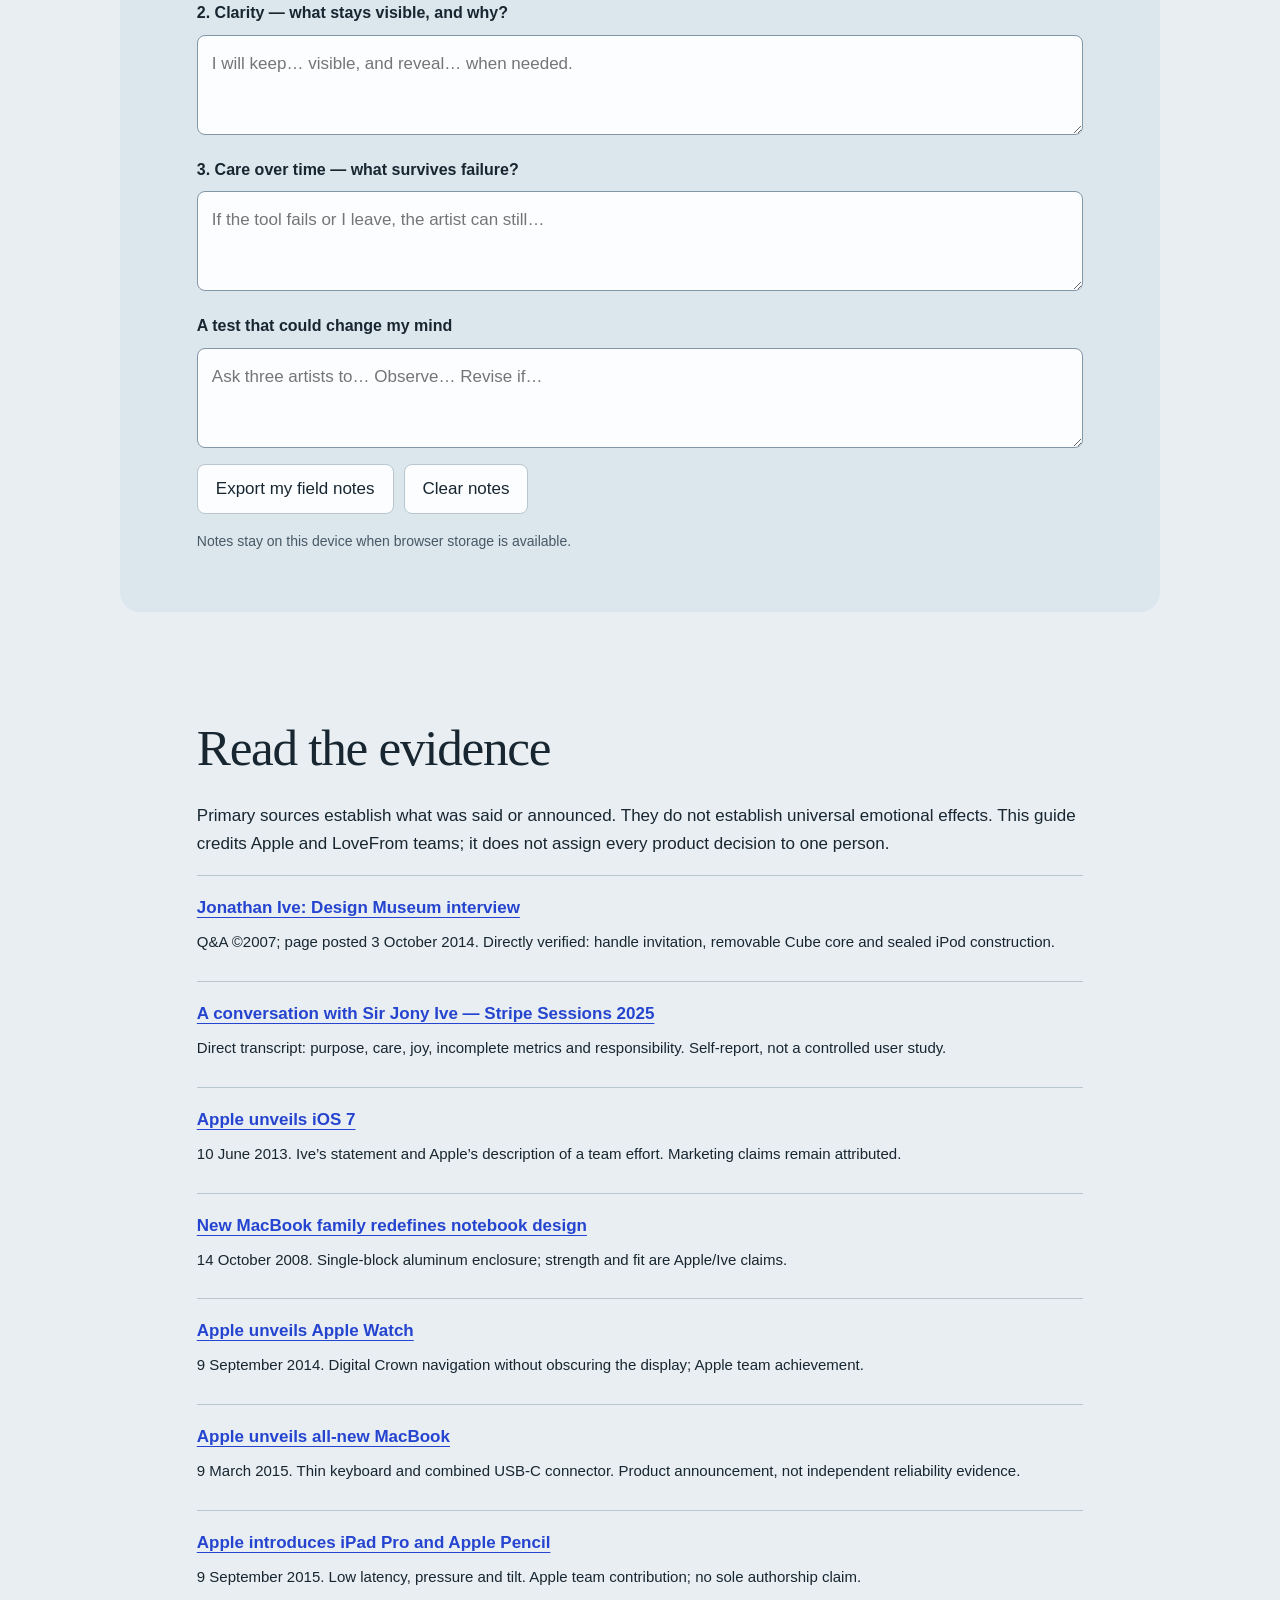
<file: reading/care-and-consequence.html>
<!doctype html><html lang="en"><head><meta charset="utf-8"><meta name="viewport" content="width=device-width,initial-scale=1"><meta name="description" content="An interactive field guide to Jony Ive, care, clarity and the art of making tools."><title>Care & consequence — a field guide to Jony Ive</title><link rel="icon" href="data:image/svg+xml,%3Csvg xmlns='http://www.w3.org/2000/svg' viewBox='0 0 32 32'%3E%3Crect width='32' height='32' rx='8' fill='%232544cf'/%3E%3Cpath d='M23 9C8 3 3 25 23 23' fill='none' stroke='white' stroke-width='3'/%3E%3C/svg%3E"><style>:root{--paper:#e9eef2;--ink:#172630;--muted:#475966;--blue:#2544cf;--line:#b8c6d0;--white:#fbfdff;--serif:Georgia,'Times New Roman',serif}*{box-sizing:border-box}html{scroll-behavior:smooth;scroll-padding-top:100px}body{margin:0;background:var(--paper);color:var(--ink);font-family:'Avenir Next',Avenir,'Segoe UI',sans-serif;font-size:1.0625rem;line-height:1.65}a{color:var(--blue);text-underline-offset:4px}button,input,textarea,select{font:inherit}button,.button{min-height:44px;border:1px solid var(--line);background:var(--white);color:var(--ink);border-radius:8px;padding:10px 18px;cursor:pointer;display:inline-flex;align-items:center;justify-content:center;text-decoration:none}button:hover,.button:hover{border-color:var(--blue)}button[aria-pressed=true],.primary{background:var(--blue);border-color:var(--blue);color:white}button:focus-visible,a:focus-visible,input:focus-visible,summary:focus-visible,textarea:focus-visible{outline:3px solid var(--blue);outline-offset:4px}.skip{position:absolute;left:20px;top:-100px;background:white;padding:12px;z-index:10}.skip:focus{top:10px}header{display:flex;justify-content:space-between;align-items:center;padding:22px 5%;border-bottom:1px solid var(--line);gap:20px}.brand{font-weight:650;text-decoration:none;color:var(--ink);line-height:1.3}.brand span{display:block;font-weight:400;font-size:0.875rem;color:var(--muted)}#contents{padding:20px 5%;background:var(--white)}#contents a{display:inline-block;margin:8px 20px 8px 0}.opening{padding:75px 6% 70px;display:grid;grid-template-columns:1.15fr 1fr;gap:7%;max-width:1500px;margin:auto}.tag,.small{font-size:0.875rem;color:var(--muted)}h1{font-family:var(--serif);font-size:clamp(3.375rem,6.5vw,6.375rem);line-height:1.02;font-weight:400;letter-spacing:-.04em;margin:22px 0 30px}h2{font-family:var(--serif);font-size:clamp(2.125rem,4vw,3.3125rem);line-height:1.14;font-weight:400;letter-spacing:-.025em;margin:12px 0 25px}h3{font-size:1.375rem;line-height:1.3;margin:25px 0 12px}.lead{font-size:1.5rem;line-height:1.5}.intro p{max-width:600px}.specimen{align-self:center;background:var(--white);border-radius:28px 28px 8px 8px;padding:35px;box-shadow:0 15px 40px #14273712;border:1px solid #ccd7df}.specimen>p:first-child{font-family:var(--serif);font-size:1.75rem;margin:0 0 20px}.trace{position:relative;height:250px;overflow:hidden;border-top:1px solid var(--line);margin-top:25px;background:linear-gradient(transparent 49%,#dbe4ea 50%,transparent 51%)}#mark{position:absolute;left:40%;top:30%;width:7px;height:95px;background:var(--blue);border-radius:5px;transform:rotate(22deg)}.axis{position:absolute;bottom:8px;font-size:0.875rem;color:var(--muted)}input[type=range]{width:100%;min-height:44px;accent-color:var(--blue)}output{display:block;font-size:0.9375rem;color:var(--muted)}.reading{display:grid;grid-template-columns:210px minmax(0,850px);gap:60px;padding:40px 6%;max-width:1250px;margin:auto}.rail{align-self:start;position:sticky;top:30px}.rail a{display:block;padding:9px 0;font-size:0.9375rem;text-decoration:none;color:var(--muted)}.rail a:hover{color:var(--blue)}.chapter{padding:45px 0 65px;border-top:1px solid var(--line)}.chapter>p{max-width:72ch}.chapterNumber{font-size:0.875rem;color:var(--blue)}.label{font-size:0.875rem;font-weight:650;color:var(--blue);display:block;margin-bottom:5px}.proposition{font-size:1.375rem;line-height:1.5}.evidence{border-left:3px solid var(--blue);padding:2px 0 2px 22px;margin:30px 0}.evidence p{margin:8px 0 15px}.lab{background:var(--white);border:1px solid var(--line);border-radius:14px;padding:26px;margin:30px 0}.lab h3{margin-top:0}.actions{display:flex;flex-wrap:wrap;gap:10px;margin:16px 0}.result{background:#eaf0ff;border-radius:8px;padding:15px;margin-top:18px;min-height:80px}.toolSurface{background:#e5ebf0;padding:20px;border-radius:10px;margin:20px 0;min-height:190px}.toolSurface .toolbar{display:flex;flex-wrap:wrap;gap:8px;margin-bottom:18px}.toolSurface .toolbar button{padding:7px 12px}.art{width:100%;height:105px;display:block}.drawing{stroke:var(--blue);stroke-width:5;fill:none;stroke-linecap:round;stroke-linejoin:round}.hint{color:var(--muted);font-size:0.9375rem}.feedbackMark{width:65px;height:65px;border:3px solid var(--blue);border-radius:50%;margin:25px auto;display:grid;place-items:center;color:var(--blue);font-size:1.75rem;transition:transform .18s}.pulse{transform:scale(1.15)}.seam{height:130px;display:flex;align-items:center;justify-content:center;gap:12px}.seam div{background:#d2dce4;width:42%;height:60px;border:1px solid #98aab8;border-radius:8px}.seam.tight{gap:2px}.seam.open{gap:26px}.seam.open div{border:2px dashed #687d8d}details{border-top:1px solid var(--line);padding:16px 0;margin-top:22px}summary{cursor:pointer;min-height:44px;display:list-item;font-weight:600}details p{font-size:1rem}.transfer{margin-top:28px}.closing,.sources{max-width:1040px;margin:50px auto;padding:45px 6%}.closing{background:#dce6ed;border-radius:20px}.exercise label{display:block;margin:22px 0 8px;font-size:1rem;font-weight:600}textarea{display:block;width:100%;min-height:100px;padding:14px;border:1px solid #8296a5;border-radius:8px;background:var(--white);color:var(--ink);resize:vertical}.source{padding:18px 0;border-top:1px solid var(--line)}.source a{font-weight:600}.source p{margin:8px 0;font-size:0.9375rem}footer{padding:40px 6%;font-size:0.875rem;border-top:1px solid var(--line);color:var(--muted)}[hidden]{display:none!important}.choiceGrid{display:grid;grid-template-columns:1fr 1fr;gap:15px}.choiceGrid button{justify-content:flex-start;text-align:left}.score{font-family:var(--serif);font-size:1.875rem;color:var(--blue)}@media(max-width:900px){.opening{gap:35px;padding-top:45px}.reading{grid-template-columns:1fr;gap:0}.rail{position:static}.rail nav{display:flex;flex-wrap:wrap;gap:4px 20px}.rail .small{display:none}.specimen{padding:24px}.trace{height:180px}}@media(max-width:600px){body{font-size:1rem}.opening{grid-template-columns:1fr;padding:32px 6%}.lead{font-size:1.3125rem}.specimen{margin-top:8px}.reading{padding:20px 6%}.chapter{padding:35px 0 45px}.lab{padding:19px}.choiceGrid{grid-template-columns:1fr}.closing,.sources{margin:20px 4%;padding:30px 5%}header{padding:18px 6%}.brand{font-size:1rem}.brand span{font-size:0.8125rem}h1{font-size:3.625rem}.rail{padding-bottom:25px}.proposition{font-size:1.25rem}.actions button{flex:1 1 auto}}@media(prefers-reduced-motion:reduce){html{scroll-behavior:auto}*{transition:none!important;animation:none!important}}@media print{header,.rail,.actions,button{display:none}.opening,.reading{display:block}.lab{break-inside:avoid}details{display:block}body{background:white}}
.controlGroup{display:flex;flex-wrap:wrap;gap:8px;align-items:center}.controlGroup .hint{flex-basis:100%}#componentAccess label{display:block;margin-top:18px;font-weight:600}#componentSpec{font-family:ui-monospace,monospace;min-height:145px;font-size:1rem}pre{white-space:pre-wrap;overflow-wrap:anywhere;background:#dce6ed;padding:18px;border-radius:8px;font-size:1rem}.revisionSurface{position:relative;background:#e5ebf0;border-radius:10px;padding:18px}.revisionSurface .feedbackMark{position:absolute;right:20px;bottom:12px;background:var(--white);width:48px;height:48px;margin:0;font-size:1.5rem}.worked{border-left:3px solid #667f90;margin:30px 0;padding-left:22px}.worked ol{padding-left:24px}.worked li{margin:16px 0}.worked h3{font-family:var(--serif);font-size:1.6875rem}.lifecycle{display:grid;grid-template-columns:repeat(4,1fr);gap:12px;margin:25px 0}.lifecycle div{border-top:3px solid var(--blue);padding-top:12px}.lifecycle strong{display:block}.lifecycle span{font-size:0.9375rem;color:var(--muted)}@media(max-width:600px){.lifecycle{grid-template-columns:1fr 1fr}}@media(prefers-reduced-motion:reduce){.pulse{transform:none}}

#mark{left:calc(40% - 4px);transform:translateX(-50%) rotate(22deg)}.trace{overflow:visible}.axis{max-width:100%}

header{flex-wrap:wrap}.brand{overflow-wrap:anywhere}h1,h2,h3{overflow-wrap:anywhere}.reading,.chapter,.intro,.specimen{min-width:0}.source a{overflow-wrap:anywhere}
html{scroll-behavior:auto}
</style></head><body><a class="skip" href="#main">Skip to reading</a><header><a class="brand" href="#">Care & consequence<span>A field guide to Jony Ive</span></a><button id="contentsButton" aria-expanded="false" aria-controls="contents">Contents</button></header><nav id="contents" hidden aria-label="Chapters"></nav><main id="main"><section class="opening"><div class="intro"><p class="tag">An inquiry for people who make things</p><h1>What does<br>care feel like?</h1><p class="lead">Jony Ive’s most useful lesson may be a demanding question: <em>can someone feel the thought you put into a thing?</em></p><p>This is a study of intention, evidence and consequence. Read it as a sequence, or open the workbench and test an idea with your hands.</p><a class="button primary" href="#clarity">Begin with an experiment</a><p class="small">8 chapters · 4 experiments · optional evidence depth</p></div><div class="specimen"><p>Try a small act of care</p><label for="openingRange">Move the mark</label><input id="openingRange" type="range" min="0" max="100" value="40"><div class="trace" aria-hidden="true"><div id="mark"></div><span class="axis">A responsive tool makes your intention visible.</span></div><output id="openingOutput" for="openingRange">40% across the surface</output><p class="small">Original interface study. An analogy, not an Ive design or a claim about user psychology.</p></div></section><div class="reading"><aside class="rail"><p class="tag">The reading path</p><nav id="railNav" aria-label="Reading path"></nav><p class="small">Open each chapter’s evidence notes for deeper cases and competing readings.</p></aside><div id="chapters"></div></div><section class="closing" id="practice"><p class="tag">From admiration to practice</p><h2>Make three decisions.<br>Then try to disprove them.</h2><p>Borrow the discipline, not the silhouette. Your ultimate art tool should make an artist more capable, not more compliant.</p><div class="exercise"><label for="decision1">1. Invitation — what makes the first mark safe?</label><textarea id="decision1" placeholder="I will make the first gesture reversible because…"></textarea><label for="decision2">2. Clarity — what stays visible, and why?</label><textarea id="decision2" placeholder="I will keep… visible, and reveal… when needed."></textarea><label for="decision3">3. Care over time — what survives failure?</label><textarea id="decision3" placeholder="If the tool fails or I leave, the artist can still…"></textarea><label for="test">A test that could change my mind</label><textarea id="test" placeholder="Ask three artists to… Observe… Revise if…"></textarea><div class="actions"><button id="export">Export my field notes</button><button id="resetNotes">Clear notes</button></div><div id="notesPreview" hidden><label for="notesMarkdown">Portable Markdown (select and copy if downloading is unavailable)</label><textarea id="notesMarkdown" readonly rows="12"></textarea></div><p id="noteStatus" role="status" class="small">Notes stay on this device when browser storage is available.</p></div></section><section class="sources" id="sources"><h2>Read the evidence</h2><p>Primary sources establish what was said or announced. They do not establish universal emotional effects. This guide credits Apple and LoveFrom teams; it does not assign every product decision to one person.</p><div id="sourceList"></div><details><summary>How this guide was made</summary><p>Questions → primary evidence → competing interpretations → controllable prototypes → critique → verification. Each lesson keeps intention separate from interpretation. Experiments use invented interfaces and qualitative tradeoffs; their outputs are not measured usability results.</p><p>Research and method logs accompany the portable source. No private laptop or other assistant material is included.</p></details></section></main><footer><p>Care & consequence · Independent study, September 2026</p><p>Original diagrams and experiments. No affiliation with Apple, Jony Ive or LoveFrom.</p><a href="#main">Return to the beginning</a></footer><script>'use strict';
const sources=[
['museum','Jonathan Ive: Design Museum interview','https://designmuseum.org/designers/jonathan-ive','Q&A ©2007; page posted 3 October 2014. Directly verified: handle invitation, removable Cube core and sealed iPod construction.'],
['stripe','A conversation with Sir Jony Ive — Stripe Sessions 2025','https://stripe.com/sessions/2025/a-conversation-with-sir-jony-ive','Direct transcript: purpose, care, joy, incomplete metrics and responsibility. Self-report, not a controlled user study.'],
['ios','Apple unveils iOS 7','https://www.apple.com/newsroom/2013/06/10Apple-Unveils-iOS-7/','10 June 2013. Ive’s statement and Apple’s description of a team effort. Marketing claims remain attributed.'],
['unibody','New MacBook family redefines notebook design','https://www.apple.com/newsroom/2008/10/14New-MacBook-Family-Redefines-Notebook-Design/','14 October 2008. Single-block aluminum enclosure; strength and fit are Apple/Ive claims.'],
['watch','Apple unveils Apple Watch','https://www.apple.com/newsroom/2014/09/09Apple-Unveils-Apple-Watch-Apples-Most-Personal-Device-Ever/','9 September 2014. Digital Crown navigation without obscuring the display; Apple team achievement.'],
['mac','Apple unveils all-new MacBook','https://www.apple.com/newsroom/2015/03/09Apple-Unveils-All-New-MacBook/','9 March 2015. Thin keyboard and combined USB-C connector. Product announcement, not independent reliability evidence.'],
['pencil','Apple introduces iPad Pro and Apple Pencil','https://www.apple.com/nz/newsroom/2015/09/09Apple-Introduces-iPad-Pro-Featuring-Epic-12-9-inch-Retina-Display/','9 September 2015. Low latency, pressure and tilt. Apple team contribution; no sole authorship claim.'],
['letter','Ive: Letters to a Young Creator','https://letters.stevejobsarchive.com/volume-1/jony-ive','11 September 2024. Curiosity, discipline and protecting fragile ideas. Advice, not a universal recipe.'],
['writing','The creative process is fabulously unpredictable','https://www.mckinsey.com/capabilities/tech-and-ai/our-insights/the-creative-process-is-fabulously-unpredictable-a-great-idea-cannot-be-predicted','6 June 2023. Direct interview on writing and collaborative creativity.'],
['cube','Apple puts Power Mac G4 Cube on ice','https://www.apple.com/newsroom/2001/07/03Apple-Puts-Power-Mac-G4-Cube-on-Ice/','3 July 2001. Apple’s own account of weak demand relative to Power Mac G4.'],
['royal','The coronation emblem','https://www.royal.uk/coronation-emblem','10 February 2023. Royal Household attribution to Ive and LoveFrom; flora and meaning.'],
['book','Designed by Apple in California','https://www.apple.com/newsroom/2016/11/designed-by-apple-in-california-chronicles-20-years-of-apple-design/','15 November 2016. Ive explicitly qualifies the aspiration to effortlessness with varying degrees of success.'],
['rostrum','Christie’s new rostrum: Jony Ive and LoveFrom','https://www.christies.com/en/stories/christies-new-rostrum-jony-ive-lovefrom-1cfeb1512b02407284cd9c5c349f8c3b','5 March 2026. Primary commissioning institution; collaboration with Benchmark, junctions and workers.']
];
const cite=id=>{const s=sources.find(x=>x[0]===id);return `<a href="${s[2]}" target="_blank" rel="noopener">${s[1]}</a>`};
const art='<svg class="art" viewBox="0 0 500 110" role="img" aria-label="An original gesture study"><path class="drawing" d="M15 85 C55 8 100 90 150 40 S220 105 260 35 S335 100 375 38 S445 90 480 20"/></svg>';
const chapters=[
{id:'invitation',title:'An invitation, not a monument',claim:'The first design decision is whether a person feels allowed to begin.',body:'Before someone admires precision, they need a way in. The useful question is not “does this look expensive?” It is “what can I do here, and what happens if I get it wrong?”',fact:'In the Design Museum interview, Ive describes the iMac handle as a signal that the computer could be touched and moved, rather than treated as precious.',intent:'Ive’s stated intention: make contact feel permissible. The handle communicates even when it is not being used.',interpretation:'Our reading: a modest affordance can lower the emotional cost of approaching a complex instrument. That is a hypothesis about invitation, not evidence that every user felt welcome.',source:'museum',tension:'Friendliness can become patronizing. A toy-like first impression may reassure one artist and frustrate another who needs precision. Invitation must lead somewhere capable.',application:'Offer a manipulable sample, a blank canvas and an obvious undo. Test whether a new artist can make a deliberate mark without a tutorial. Ask what they feared breaking.',deep:'A handle has two jobs: physical purchase and social permission. A software equivalent might be a sample that moves when touched, but not a fake handle pasted onto a toolbar. Translate the relationship between person and tool, rather than the object’s appearance. The opening experiment makes a tiny action safe, visible and repeatable. It does not measure confidence.'},
{id:'clarity',title:'Simplicity is a structure',claim:'Removing controls is easy. Resolving their relationships is hard.',body:'A sparse surface can be incomprehensible. A dense surface can be fluent when its organization matches the task. Count the decisions a person must make, not only the pixels you remove.',fact:'At the iOS 7 announcement, Ive described simplicity as “bringing order to complexity.” Apple also explicitly credited a team spanning design and engineering.',intent:'Ive’s stated intention: a coherent structure across a system.',interpretation:'Our reading: clarity should preserve a useful mental model. The artist should know which state they changed and how to return.',source:'ios',tension:'Hidden controls trade visible density for discovery and memory. Visible controls trade quick recognition for space. Experts and beginners may need different arrangements.',application:'Group mark-making controls by effect. Keep the active brush and undo visible; make advanced parameters discoverable. Compare the same task, not different feature sets.',lab:'clarity',deep:'A clean screenshot cannot tell you whether someone understands an instrument. In the experiment, the same “change brush” operation appears in three arrangements. The action tally records only clicks in this demo. It is not a usability score. A real test would include time to discovery, errors, recall, vision, dexterity and repeated work. What is the minimum visible structure that keeps the artist oriented?'},
{id:'response',title:'A mark should belong to the hand',claim:'The interface is the distance between intention and consequence.',body:'In an art tool, response is not decoration around the work. It is part of the material. Delay and automatic correction can change who seems to be making the mark.',fact:'Apple’s 2015 iPad Pro announcement describes Pencil input with low latency and pressure and tilt sensing. This is evidence about Apple’s product and stated capabilities, not sole Ive authorship.',intent:'Documented product direction: expressive input tied closely to the user’s action.',interpretation:'Our reading: responsiveness may support a feeling of agency; correction may help or erase character. Neither effect is guaranteed.',source:'pencil',tension:'Stabilization can assist tremor or produce smoother contours. It can also suppress deliberate roughness. “Natural” is not one universal setting.',application:'Provide adjustable stabilization with an original preview and a reversible result. Test with artists who draw slowly, quickly, with a stylus and with keyboard alternatives.',lab:'response',deep:'This diagram uses a preset gesture, not a real Pencil trace. Delayed mode waits a simulated 450 ms before changing the stroke. The number is a demo setting, not an Apple latency measurement. Smooth mode changes the geometry. You can see a distinction between waiting for your own decision and having that decision transformed. An ultimate tool could expose both as explicit, inspectable controls.'},
{id:'material',title:'The seam is a design decision',claim:'Effortlessness has a backstage: materials, tolerances, assembly and maintenance.',body:'Surface polish is the visible end of a long chain. Good design has to care about the chain as well: making, repairing, understanding and using.',fact:'The 2015 MacBook announcement ties a thinner keyboard and a combined USB-C connector to an unusually thin enclosure.',intent:'Documented Apple priority: compactness and integrated construction. This does not tell us who owned each engineering decision.',interpretation:'Our reading: coherence can feel calm, while the same integration can move costs to accessories or maintenance.',source:'mac',tension:'One connector is elegant in a photograph, but charging alongside peripherals can require an adapter. That follows from the described port arrangement; it is not an attribution of motive to Ive.',application:'Draw the whole tool lifecycle: import, edit, recover, export, reopen years later. A seamless session is insufficient if its files cannot leave.',lab:'seam',extra:'rostrum',deep:'Christie’s 2026 rostrum offers a different kind of integration: Ive and LoveFrom worked with furniture maker Benchmark. Its oak and steel latch, deployable stairs and rear wordmark consider handlers and auctioneers as well as the audience. A junction can be unobtrusive while remaining usable; invisibility is not the only route to coherence. Our brush-component experiment exposes a real software seam: its readable specification. You can alter the stroke, export the component and recover from invalid input. The compact view makes a finished gesture available with one action; the access view makes its construction editable. Both carry costs: inspection adds cognitive burden, while closure reduces agency. This is an original software study, not a manufactured product simulation. In software, a seam might be an explicit file format, plugin contract or history branch. Making that seam legible can improve trust even if it adds visual structure.'},
{id:'joy',title:'Leave room for delight',claim:'A purposeful thing can have a sense of humor.',body:'The alternative to clutter is not necessarily severity. Play can make a tool inviting, or interrupt concentration. The deciding question is what the play is doing for the person.',fact:'In the 2025 Stripe interview, Ive connects simplicity with expressing purpose and argues that joy belongs in creative practice.',intent:'Ive’s stated intention: products with life and character rather than merely uncluttered surfaces.',interpretation:'Our reading: a small responsive surprise may reward exploration. Repetition and context decide whether it remains welcome.',source:'stripe',tension:'A flourish can become an attention tax. Sound can disturb others; animation can discomfort users. Delight should be optional and should never delay work.',application:'Make an expressive response quiet by default, dismissible and reduced-motion aware. Test the twentieth encounter, not just the first.',lab:'joy',deep:'Ornament is not automatically dishonest. The 2023 coronation emblem, attributed by the Royal Household to Ive and LoveFrom, uses national flora to form a crown. Its complexity serves a symbolic purpose. That is a useful counterexample to “Ive means featureless aluminum.” Ask whether an ornament conveys meaning, offers feedback or merely competes with the art.',extra:'royal'},
{id:'practiceIdeas',title:'Write what the drawing cannot show',claim:'Protect a fragile idea long enough to learn what it is.',body:'An outline can specify geometry while leaving experience unnamed. Write the qualities you want someone to encounter: permission, resistance, precision, recovery. Then build something small enough to disagree with the writing.',fact:'In the McKinsey interview, Ive describes extensive writing as part of his process. His 2024 letter to young creators argues for disciplined curiosity and space for tentative ideas.',intent:'Ive’s stated practice: language and curiosity support making, alongside collaborative work.',interpretation:'Our reading: a written intent can become an experimental brief rather than a slogan.',source:'writing',extra:'letter',tension:'Protecting an idea is not protecting it forever from evidence. Endless refinement can become avoidance. Critique too early and there is nothing to test; too late and sunk cost takes over.',application:'Write a 50-word emotional brief. Build one gesture. Ask an artist to use it without hearing the brief. Compare their description with yours, and revise.',deep:'Separate generative and evaluative conversations. First ask what an idea makes possible. Later ask how it fails. Use a ledger to prevent a beautiful phrase from becoming an assumed fact. A programmer can express rigor in the experiment: define inputs, expected behavior, failure states and reversible changes. A designer can express rigor in observation: record what people actually did, not what you wish they felt.'},
{id:'criticism',title:'Beauty does not settle the argument',claim:'A coherent object can still be the wrong answer.',body:'Admiration is a poor substitute for testing. An object can resolve its own form elegantly and fail the circumstances in which people live and work.',fact:'In July 2001, Apple suspended production of the Power Mac G4 Cube and said most customers were choosing its more powerful Power Mac G4 instead.',intent:'Documented outcome: a striking product did not achieve the demand Apple wanted. The announcement does not isolate design as the sole cause.',interpretation:'Our reading: formal resolution and practical fit are separate questions. Price, performance, expandability and expectations can dominate a purchase.',source:'cube',extra:'museum',tension:'Do not turn a failed product into a simple morality tale. Conversely, commercial success does not prove accessibility, repairability or psychological benefit.',application:'Stress-test future workloads: huge files, offline use, unusual input, plugins, crashes and migration. Keep escape hatches before the architecture hardens.',deep:'The Design Museum Q&A complicates the familiar story: Ive describes a Cube core that could be removed for internal access, and an iPod construction with no fasteners or battery door. There is no universal Ive rule that all seams must vanish. The unsuccessful Cube had an access feature; a sealed product could succeed commercially. These facts resist a neat equation of openness with success. The hardest critique of an ultimate art tool is that the creator’s taste could become the artist’s ceiling. A single beautiful workflow may exclude improvisation. Ask who gets to alter the tool, how much of its behavior is visible, and what happens when the artist outgrows the defaults. Measure task success and recovery, then listen to qualitative accounts. Do not reduce all quality to one score.'},
{id:'feeling',title:'Care is a hypothesis to honor',claim:'The feeling is earned over time, especially when things go wrong.',body:'A tool can appear effortless while concealing enormous effort. The stronger ambition is that its care remains visible after the first impression: in a clear failure, a preserved draft, a recoverable action.',fact:'At Stripe in 2025, Ive describes care as something he believes people can sense, while acknowledging the lack of empirical proof for that belief.',intent:'Ive’s stated aspiration: enable and inspire people through thoughtful making.',interpretation:'Our emotional map: “I can begin” → “it responds to me” → “I can risk something” → “my work is still mine.” These are editorial hypotheses, not measured user outcomes.',source:'stripe',extra:'book',tension:'Care is not proven by intention. A system that feels benevolent may still lock work away, shape behavior or impose hidden costs. Responsibility includes unintended consequences.',application:'When an operation fails, preserve the work, explain what happened and offer a reversible next step. Make local export a first-class capability, not a concession.',deep:'For your art tool, care can be operational: a readable format, inspectable history, fast input, an accessible control, a dependable undo. The invisible craft matters when it changes someone’s lived experience. Let the emotional brief guide the work, then let evidence challenge the brief. The strongest tribute to Ive is not to borrow a radius. It is to take the person at the other end seriously.'}
];
const cases={
invitation:`<h3>The handle is a sentence in material</h3><p>The iMac example matters because one detail carries more than one kind of information. A handle has a physical function; it also names the hand as a legitimate participant. In the same interview, Ive describes effectiveness as dependent on the commitments of other teams. This is a useful correction to the lone-genius story: permission is not produced by an isolated stylist, and the handle cannot compensate for an inaccessible operating system.</p><p><strong>Transfer:</strong> the first gesture in an art tool can say “you can touch this.” A recoverable sample, an active cursor and an explicit undo communicate through behavior. A friendly illustration alone does not. Try the opening slider, then imagine it with no response, no label and no way back. Which part of the invitation disappeared?</p>`,
clarity:`<h3>iOS 7 was not simply an empty surface</h3><p>Apple’s announcement describes functional layers, translucency and motion as part of the redesign. The sourced ambition was system coherence, not the removal of all visible distinctions. Our critique is that depth and hierarchy still have to remain readable when motion is reduced, contrast is increased or someone is unfamiliar with the interface. The source announces a design; it does not demonstrate that every user found it clear.</p><p><strong>Transfer:</strong> let a brush inspector reveal a deeper level without obscuring what remains active. An artist should distinguish canvas state, tool state and selection state. If all three share one unmarked gesture, the surface may be visually quiet but behaviorally ambiguous. In this demo, grouping labels preserve task distinctions while every function remains available.</p>`,
response:`<h3>Two kinds of closeness</h3><p>The Apple Watch announcement describes its Digital Crown as a way to scroll and zoom without covering a small display. Pencil brings input onto the drawing surface; the Crown separates a control from the display. These are different relationships between hand and information, designed for different constraints. There is no universal rule that direct touch is always superior. ${cite('watch')}</p><p><strong>Transfer:</strong> a stylus may be excellent for a mark but awkward for tiny settings. A keyboard shortcut, hardware dial or separate inspector can preserve visibility. For an art tool, test the point where physical closeness turns into occlusion. Let the artist draw directly while adjusting parameters through a method that does not cover the work. Test both small screens and motor limitations.</p>`,
material:`<h3>Change the process, not only the finish</h3><p>In the 2008 MacBook announcement, Ive ties the single-block aluminum unibody to a change in construction and improved strength and fit. These are attributed claims, not our independent stress test. The lesson is that the finished form can emerge from a manufacturing decision rather than surface styling. ${cite('unibody')}</p><p><strong>Transfer:</strong> your software equivalent may be a simpler data model that makes undo dependable, or one gesture representation shared by drawing, export and playback. Resolve underlying duplication before hiding it with chrome. But a unified representation must still support future materials and plugins. The brush component in this chapter is deliberately small: a readable contract makes the relationship between its construction and its result inspectable.</p>`,
joy:`<h3>Context decides how much character belongs</h3><p>The coronation emblem is an instructive contrast to a drawing instrument. National flowers form a crown because the object’s role includes commemoration and identity. An artist’s save operation has a different role: confirm that work was kept while attention stays on the canvas. The same amount of ornament would not necessarily serve both situations. ${cite('royal')}</p><p><strong>Transfer:</strong> choose a meaningful action, vary only its response, and try it repeatedly. Here the saved gesture and revision count stay identical. Playful mode changes acknowledgement. It neither makes the work better nor changes the storage guarantee. If you prefer the flourish once and quiet feedback ten times later, that is useful evidence about your own experience, not a universal conclusion.</p>`
};
const worked={
practiceIdeas:`<div class="worked"><span class="label">Worked application · hypothetical, not user research</span><h3>A brief you can build against</h3><p><strong>Emotional brief:</strong> “An artist should feel free to make an uncertain first mark. The instrument should answer promptly, preserve the character of the hand, and let the artist inspect or undo its transformations. A blank canvas should feel like permission, not an exam. The first successful action should open possibilities rather than close them.”</p><ol><li><strong>Prototype choice:</strong> preload a sample gesture, show a large brush control, and silently smooth every new stroke. The sample offers a starting point; correction aims to remove awkwardness.</li><li><strong>Contradictory observation to look for:</strong> an artist repeatedly undoes because the tool removes their intended roughness. Another cannot tell whether the sample is theirs or a template they are expected to imitate. These are proposed observations, not events recorded in a study.</li><li><strong>Revision:</strong> distinguish the sample from the artist’s work. Keep an empty-canvas option. Put smoothing behind an adjustable preview and retain the original gesture as a branch.</li><li><strong>Test:</strong> ask participants to reproduce a deliberately irregular contour. Record whether the tool changes it without permission, whether they notice, and whether they recover it. Ask how the tool treated their intention.</li></ol><p>The written feeling becomes a behavioral contract. “Free” now means an available blank start, explicit transformation and reversible history. The prototype can fail that contract even when it looks beautiful.</p></div>`,
criticism:`<div class="worked"><span class="label">A critique with two standards</span><h3>What numbers miss — and what taste can miss</h3><p>At Stripe, Ive warns that measurable attributes can dominate conversation while leaving important qualities out. This supports a richer review, not permission to ignore measurement. Expert judgment can notice proportion, rhythm and character; it can also become an authority that users cannot challenge.</p><p><strong>Hypothetical design review:</strong> a new art tool opens 30% faster in a deliberately invented example, but its startup animation makes an artist wait to locate their last file. The benchmark measures one process; the person experiences another. No actual speed result is asserted here.</p><p><strong>Revision:</strong> make reopening work the first available action. Retain the benchmark, then measure time until the saved work is editable. Ask whether people trust the restored state and whether keyboard users can reach it.</p><p>For a programmable tool, test the seams of growth: a brush plugin incompatible with the next version, a file larger than memory, a collaborator who uses a different app. Offer stable data contracts and clear limits. A powerful default is a starting point; an artist needs room to alter the instrument.</p></div>`,
feeling:`<div class="worked"><span class="label">Worked failure · hypothetical</span><h3>Care after the save fails</h3><div class="lifecycle" aria-label="Recovery sequence"><div><strong>Preserve</strong><span>Keep the current work in memory.</span></div><div><strong>Explain</strong><span>Name the failure without blaming the artist.</span></div><div><strong>Recover</strong><span>Offer a local copy and a retry.</span></div><div><strong>Verify</strong><span>Reopen the exported copy.</span></div></div><p><strong>Initial choice:</strong> hide all save controls behind an automatic cloud sync. The designer imagines the feeling “my work is safe.”</p><p><strong>Contradictory observation to seek:</strong> an offline artist sees no indication that their work is unsynced, closes the app, then discovers a missing revision. That is a hypothetical failure case to test, not a reported incident.</p><p><strong>Revision:</strong> make local save state legible, retain a recoverable draft, and provide a readable export. Distinguish “kept on this device” from “synced.” A clean interface is no excuse to collapse two different guarantees.</p><p>In the 2025 interview, Ive accepts responsibility for unpleasant unintended consequences of products he helped create. Our application: evaluate the attention the tool consumes, the dependency it creates and the work it might strand. Benevolent intent is the beginning of the evaluation.</p><p>In Apple’s 2016 design-book announcement, Ive says, “We strive, with varying degrees of success, to define objects that appear effortless.” The qualifier matters. An aspiration can guide disciplined making without becoming a claim of perfection.</p></div>`
};
const labs={
clarity:`<h3>Find the brush, then change it</h3><p>Compare the same task in three arrangements. What does removing structure cost?</p><div class="actions" id="layoutChoices"><button data-mode="grouped" aria-pressed="true">Grouped</button><button data-mode="hidden" aria-pressed="false">Hidden</button><button data-mode="all" aria-pressed="false">All visible</button></div><div class="toolSurface"><div class="toolbar" id="toolbar"></div>${art}<output id="brushState" aria-live="polite">Brush: ink · 0 actions in this trial</output></div><button id="resetClarity">Reset trial</button><p id="clarityCost" class="result">Grouped: four working functions share two task groups. Group labels add structure and take space.</p>`,
response:`<h3>Keep the irregularity?</h3><p>Choose a response, then apply the same preset hand gesture. Keyboard and touch use the same buttons.</p><div class="actions" id="responseChoices"><button data-mode="direct" aria-pressed="true">Direct</button><button data-mode="delay" aria-pressed="false">Simulated delay</button><button data-mode="smooth" aria-pressed="false">Auto-smooth</button></div><div class="toolSurface">${art}</div><div class="actions"><button id="applyGesture">Apply gesture</button><button id="resetGesture">Restore original</button></div><p id="responseCost" class="result" role="status">Direct: irregularity remains. The tool preserves the character of this preset gesture.</p>`,
seam:`<h3>Open the brush’s construction</h3><p>Apply the component, then expose its specification. Does access change what you can make?</p><div class="actions" id="seamChoices"><button data-mode="tight" aria-pressed="true">Compact view</button><button data-mode="open" aria-pressed="false">Open construction</button></div><div class="toolSurface">${art}<p id="componentLabel" class="hint">Brush component · width 5 · round ends</p></div><button id="useComponent">Apply component</button><div id="componentAccess" hidden><label for="componentSpec">Readable brush specification (JSON)</label><textarea id="componentSpec" spellcheck="false">{"width":5,"color":"#2544cf","rounded":true}</textarea><div class="actions"><button id="applyComponent">Apply edited specification</button><button id="exportComponent">Export component</button><button id="resetComponent">Restore component</button></div><pre id="componentExport" hidden tabindex="0"></pre></div><p id="seamCost" class="result" role="status">Compact: apply the gesture without understanding its construction. Customization is unavailable until you open the seam.</p>`,
joy:`<h3>Save the same revision, two ways</h3><p>Choose feedback, then save. Each save keeps the same preset gesture in this demo’s temporary revision history. Try several encounters.</p><div class="actions" id="joyChoices"><button data-mode="quiet" aria-pressed="true">Quiet feedback</button><button data-mode="playful" aria-pressed="false">Playful feedback</button></div><div class="revisionSurface">${art}<div id="feedbackMark" class="feedbackMark" aria-hidden="true">·</div></div><div class="actions"><button id="saveRevision">Save a revision</button><button id="resetJoy">Reset history</button></div><output id="revisionHistory">No revisions yet</output><p id="joyCost" class="result" role="status">Quiet selected. The action will be acknowledged without a flourish. Revision history resets when you reload.</p>`
};
const depthLabels={invitation:"The handle as invitation",clarity:"iOS 7: layers, clarity and limits",response:"Pencil and Crown: two kinds of closeness",material:"Construction: unibody and the rostrum",joy:"Ornament, context and repeated delight",practiceIdeas:"Writing, curiosity and fragile ideas",criticism:"Cube, iPod and the limits of taste",feeling:"Care, responsibility and effortlessness"};
const nav=chapters.map((c,i)=>`<a href="#${c.id}">${i+1}. ${c.title}</a>`).join('');document.querySelector('#railNav').innerHTML=nav;document.querySelector('#contents').innerHTML=nav+'<a href="#practice">Field notes</a><a href="#sources">Sources</a>';
document.querySelector('#chapters').innerHTML=chapters.map((c,i)=>`<section class="chapter" id="${c.id}"><span class="chapterNumber">Chapter ${i+1} / 8</span><h2>${c.title}</h2><p class="proposition">${c.claim}</p><p>${c.body}</p><div class="evidence"><span class="label">Documented</span><p>${c.fact}</p><span class="label">Intention / practice</span><p>${c.intent}</p><span class="label">Interpretation</span><p>${c.interpretation}</p></div>${c.lab?`<div class="lab"><span class="label">Experiment</span>${labs[c.lab]}</div>`:''}${worked[c.id]||''}<h3>The cost of the choice</h3><p>${c.tension}</p><div class="transfer"><span class="label">Application to your art tool</span><p>${c.application}</p></div><details><summary>${depthLabels[c.id]}</summary><p>${c.deep}</p>${cases[c.id]||''}<p>Primary evidence: ${cite(c.source)}${c.extra?' · '+cite(c.extra):''}</p><p class="small">Evidence supports the documented statement and reported intention. Interpretation and application are this guide’s analysis.</p></details></section>`).join('');
document.querySelector('#sourceList').innerHTML=sources.map(s=>`<div class="source" id="source-${s[0]}"><a href="${s[2]}" target="_blank" rel="noopener">${s[1]}</a><p>${s[3]}</p></div>`).join('');
const $=s=>document.querySelector(s);
$('#contentsButton').onclick=()=>{const open=$('#contents').hidden;$('#contents').hidden=!open;$('#contentsButton').setAttribute('aria-expanded',String(open))};
$('#openingRange').oninput=e=>{$('#mark').style.left=`${Number(e.target.value)}%`;$('#openingOutput').textContent=`${e.target.value}% across the surface`};
const pressed=(container,mode)=>document.querySelectorAll(`${container} [data-mode]`).forEach(b=>b.setAttribute('aria-pressed',String(b.dataset.mode===mode)));
let layout='grouped',brush='ink',actions=0,menu=false;
let weight=5,mirror=false;const initialPath='M15 85 C55 8 100 90 150 40 S220 105 260 35 S335 100 375 38 S445 90 480 20';
function brushOutput(message=''){const stroke=$('#clarity .drawing');stroke.style.strokeWidth=weight;stroke.style.transform=mirror?'translateX(500px) scaleX(-1)':'';$('#brushState').textContent=(message?message+' · ':'')+'Brush: '+brush+' · width '+weight+' · '+actions+' actions in this trial'}
function renderToolbar(){const controls='<button id="changeBrush">Change brush</button><button id="changeWeight">Change weight</button><button id="mirrorGesture">Mirror gesture</button><button id="undoTrial">Restore gesture</button>';$('#toolbar').innerHTML=layout==='hidden'?'<button id="moreTools" aria-expanded="'+menu+'">Tools</button>'+(menu?controls:''):layout==='all'?controls:'<div class="controlGroup"><span class="hint">Mark-making</span>'+controls.slice(0,controls.indexOf('<button id="mirrorGesture"'))+'</div><div class="controlGroup"><span class="hint">Canvas</span>'+controls.slice(controls.indexOf('<button id="mirrorGesture"'))+'</div>';if($('#changeBrush')){$('#changeBrush').onclick=()=>{actions++;brush=brush==='ink'?'pencil':'ink';weight=brush==='ink'?5:2;brushOutput()};$('#changeWeight').onclick=()=>{actions++;weight=weight===8?2:8;brushOutput()};$('#mirrorGesture').onclick=()=>{actions++;mirror=!mirror;brushOutput(mirror?'Mirrored':'Original orientation')};$('#undoTrial').onclick=()=>{actions++;brush='ink';weight=5;mirror=false;brushOutput('Gesture restored')}}if($('#moreTools'))$('#moreTools').onclick=()=>{actions++;menu=!menu;renderToolbar();brushOutput();$('#moreTools').focus()}}
function resetClarity(){brush='ink';actions=0;weight=5;mirror=false;menu=false;renderToolbar();brushOutput()}
document.querySelectorAll('#layoutChoices button').forEach(b=>b.onclick=()=>{layout=b.dataset.mode;pressed('#layoutChoices',layout);resetClarity();$('#clarityCost').textContent={grouped:'Grouped: the same four working functions have task labels. Labels add structure but occupy space.',hidden:'Hidden: the same four working functions need an opening action. Less visible structure, a discovery cost.',all:'All visible: the same four working functions share one row. Immediate access; weaker task grouping.'}[layout]});$('#resetClarity').onclick=resetClarity;renderToolbar();
let response='direct',timer;const original='M15 85 C55 8 100 90 150 40 S220 105 260 35 S335 100 375 38 S445 90 480 20';
function restoreGesture(){clearTimeout(timer);$('#response .drawing').setAttribute('d',original);$('#responseCost').textContent='Original gesture restored. Choose a response and apply it.'}
document.querySelectorAll('#responseChoices button').forEach(b=>b.onclick=()=>{clearTimeout(timer);$('#response .drawing').setAttribute('d',original);response=b.dataset.mode;pressed('#responseChoices',response);$('#responseCost').textContent={direct:'Direct selected. Apply the gesture to preserve its irregularity.',delay:'Delay selected. Apply to wait a simulated 450 ms. This is not a Pencil measurement.',smooth:'Auto-smooth selected. Apply to transform the gesture; compare with the original.'}[response]});$('#applyGesture').onclick=()=>{clearTimeout(timer);const p=$('#response .drawing');p.setAttribute('d','M15 85 L15 85');const apply=()=>{p.setAttribute('d',response==='smooth'?'M15 60 C110 10 175 110 260 60 S400 10 480 60':original);$('#responseCost').textContent={direct:'Direct: the original irregular gesture is preserved. Character and wobble both remain.',delay:'Delayed: original geometry, after a simulated 450 ms wait. A temporal seam can weaken apparent connection.',smooth:'Auto-smooth: some irregularity is replaced. This may assist control, but it also changes authorship.'}[response]};if(response==='delay'){$('#responseCost').textContent='Waiting: simulated 450 ms…';timer=setTimeout(apply,450)}else apply()};$('#resetGesture').onclick=restoreGesture;
let component={width:5,color:'#2544cf',rounded:true};
function showComponent(){const stroke=$('#material .drawing');stroke.style.stroke=component.color;stroke.style.strokeWidth=component.width;stroke.style.strokeLinecap=component.rounded?'round':'butt';$('#componentLabel').textContent='Brush component · width '+component.width+' · '+(component.rounded?'round':'flat')+' ends'}
document.querySelectorAll('#seamChoices button').forEach(b=>b.onclick=()=>{const open=b.dataset.mode==='open';pressed('#seamChoices',b.dataset.mode);$('#componentAccess').hidden=!open;$('#seamCost').textContent=open?'Open: inspect, modify and export the component. The readable seam adds syntax and validation work.':'Compact: one action to use the component. Its editable construction is hidden; your last valid component remains.'});
$('#useComponent').onclick=()=>{showComponent();$('#seamCost').textContent='Component applied. The current valid specification produced this gesture.'};
$('#applyComponent').onclick=()=>{try{const candidate=JSON.parse($('#componentSpec').value);if(!Number.isFinite(candidate.width)||candidate.width<1||candidate.width>20||!/^#[0-9a-f]{6}$/i.test(candidate.color)||typeof candidate.rounded!=='boolean')throw new Error('Use width 1–20, a six-digit hex color, and rounded true or false.');component={width:candidate.width,color:candidate.color,rounded:candidate.rounded};showComponent();$('#seamCost').textContent='Edited component applied. Original gesture geometry is retained; width, color and ends changed.'}catch(e){$('#seamCost').textContent='Specification not applied. The last valid component is preserved. '+(e instanceof SyntaxError?'Check JSON syntax: property names need double quotes.':e.message)}};
$('#resetComponent').onclick=()=>{component={width:5,color:'#2544cf',rounded:true};$('#componentSpec').value=JSON.stringify(component,null,2);$('#componentExport').hidden=true;showComponent();$('#seamCost').textContent='Original component restored. Your experiment is reversible.'};
function downloadText(text,name,type){const url=URL.createObjectURL(new Blob([text],{type}));const link=document.createElement('a');link.href=url;link.download=name;link.click();setTimeout(()=>URL.revokeObjectURL(url),1000)}
$('#exportComponent').onclick=()=>{const text=JSON.stringify(component,null,2);$('#componentExport').textContent=text;$('#componentExport').hidden=false;downloadText(text,'brush-component.json','application/json');$('#seamCost').textContent='Readable component prepared below and as a JSON download. You can select the text if downloads are unavailable.'};
let joyTimer,joyMode='quiet',revisions=[];const joyMark=$('#feedbackMark');document.querySelectorAll('#joyChoices button').forEach(b=>b.onclick=()=>{joyMode=b.dataset.mode;pressed('#joyChoices',joyMode);$('#joyCost').textContent=joyMode==='quiet'?'Quiet selected. Save a revision for a static acknowledgement.':'Playful selected. Save the same revision for a brief flourish. The action itself has no added delay.'});
$('#saveRevision').onclick=()=>{clearTimeout(joyTimer);revisions.push({number:revisions.length+1,gesture:initialPath});joyMark.textContent=joyMode==='quiet'?'✓':'✦';joyMark.classList.toggle('pulse',joyMode==='playful');$('#revisionHistory').textContent=revisions.length+' revisions kept in temporary demo history · latest: '+revisions.length;$('#joyCost').textContent='Revision '+revisions.length+' kept. '+(joyMode==='quiet'?'Quiet feedback preserves attention.':'Playful feedback adds character and draws attention each time.')+(revisions.length>=5?' You have repeated the task '+revisions.length+' times. Is the feedback still serving you?':'');joyTimer=setTimeout(()=>joyMark.classList.remove('pulse'),350)};
$('#resetJoy').onclick=()=>{clearTimeout(joyTimer);revisions=[];joyMark.classList.remove('pulse');joyMark.textContent='·';$('#revisionHistory').textContent='No revisions yet';$('#joyCost').textContent='Temporary history reset. Choose feedback and save a new revision.'};
const noteStorageKey=location.pathname.startsWith('/MegaApp-working/')?'care-field-notes.working':'care-field-notes';const noteIds=['decision1','decision2','decision3','test'];let storage=true;try{const saved=JSON.parse(localStorage.getItem(noteStorageKey)||'{}');noteIds.forEach(id=>$('#'+id).value=saved[id]||'')}catch{storage=false;$('#noteStatus').textContent='Browser storage unavailable. Keep this page open and export your notes.'}noteIds.forEach(id=>$('#'+id).oninput=()=>{try{localStorage.setItem(noteStorageKey,JSON.stringify(Object.fromEntries(noteIds.map(x=>[x,$('#'+x).value]))));$('#noteStatus').textContent='Saved on this device. Export to keep a portable copy.'}catch{$('#noteStatus').textContent='Could not save locally. Export your notes before closing.'}});$('#resetNotes').onclick=()=>{noteIds.forEach(id=>$('#'+id).value='');$('#notesPreview').hidden=true;$('#notesMarkdown').value='';try{localStorage.removeItem(noteStorageKey)}catch{}$('#noteStatus').textContent='Notes cleared on this device.'};$('#export').onclick=()=>{const headings=['Invitation','Clarity','Care over time','Test that could change my mind'];const text='# Care & consequence — my field notes\n\n'+noteIds.map((id,i)=>'## '+headings[i]+'\n\n'+($('#'+id).value||'(not written yet)')).join('\n\n')+'\n';$('#notesMarkdown').value=text;$('#notesPreview').hidden=false;const url=URL.createObjectURL(new Blob([text],{type:'text/markdown'}));const a=document.createElement('a');a.href=url;a.download='care-field-notes.md';a.click();setTimeout(()=>URL.revokeObjectURL(url),1000);$('#noteStatus').textContent='Markdown export prepared. Your browser may ask where to save it.'};
</script></body></html>
</file>
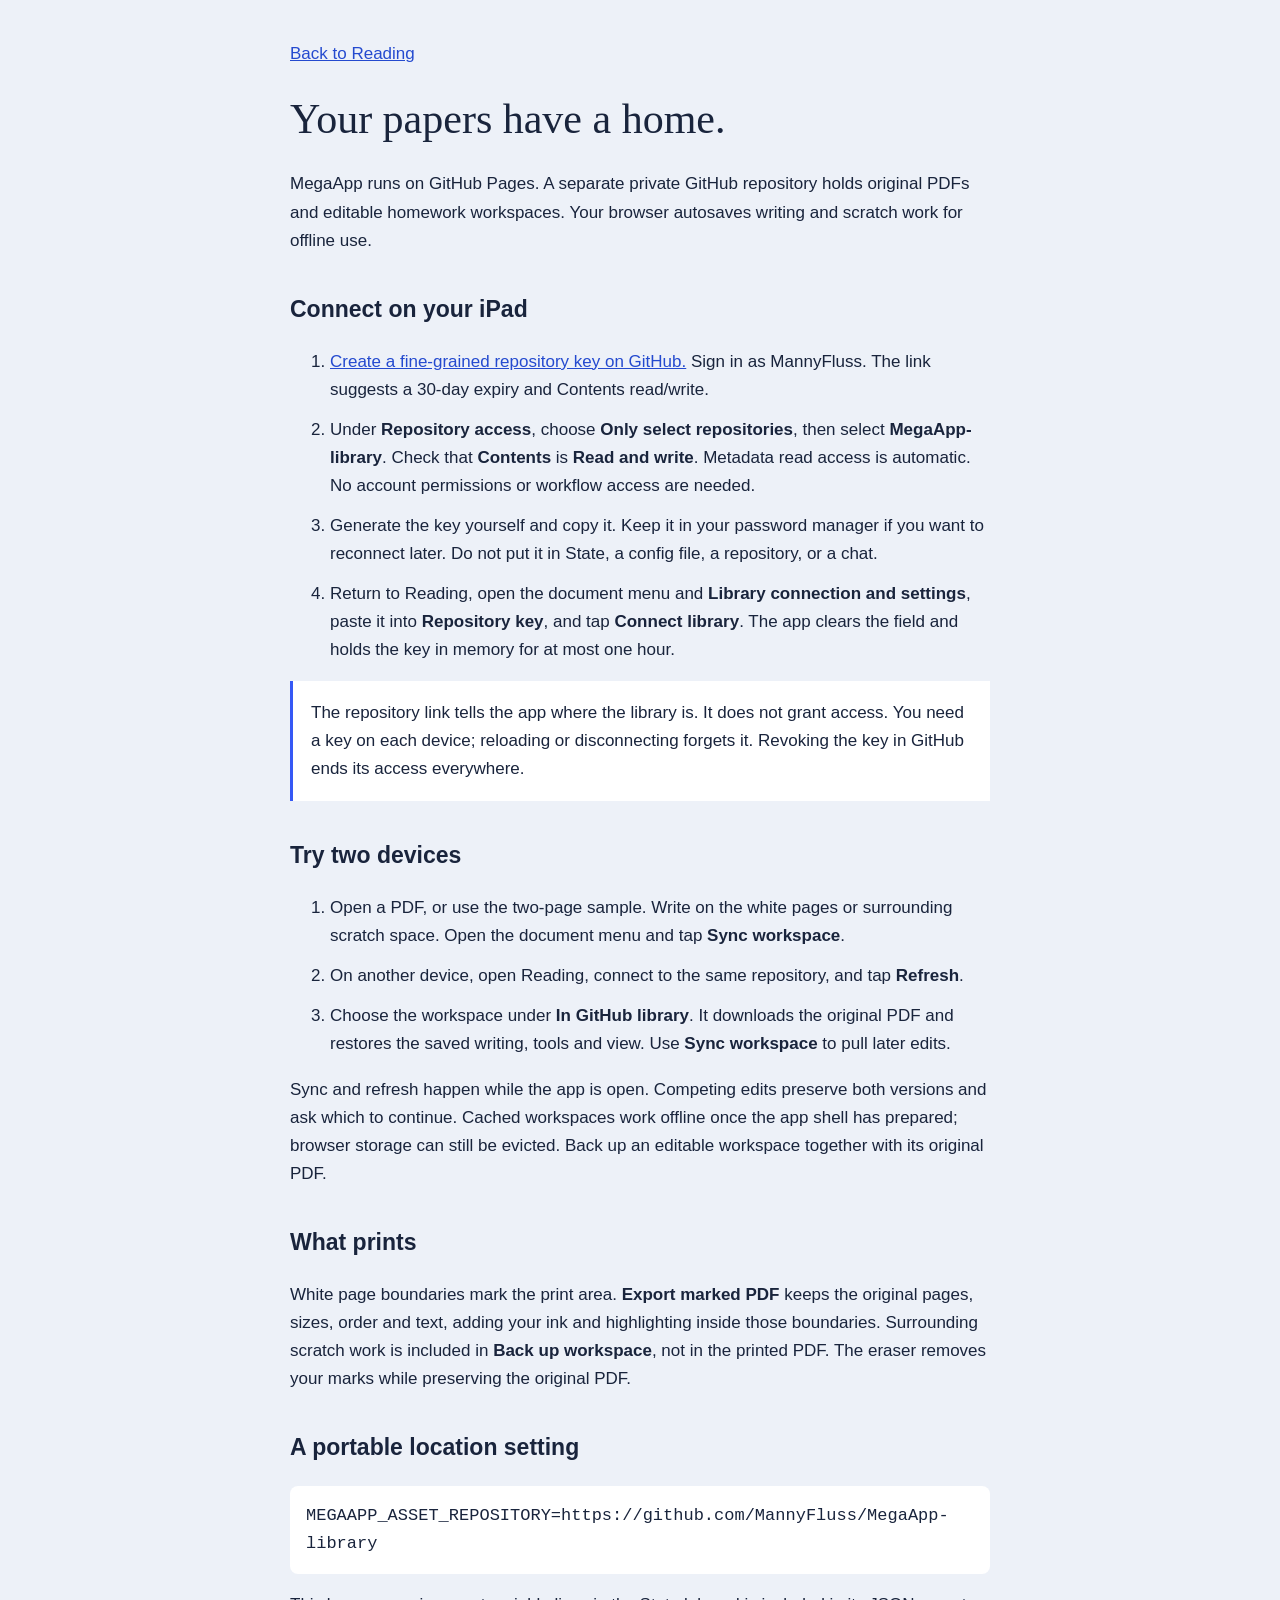
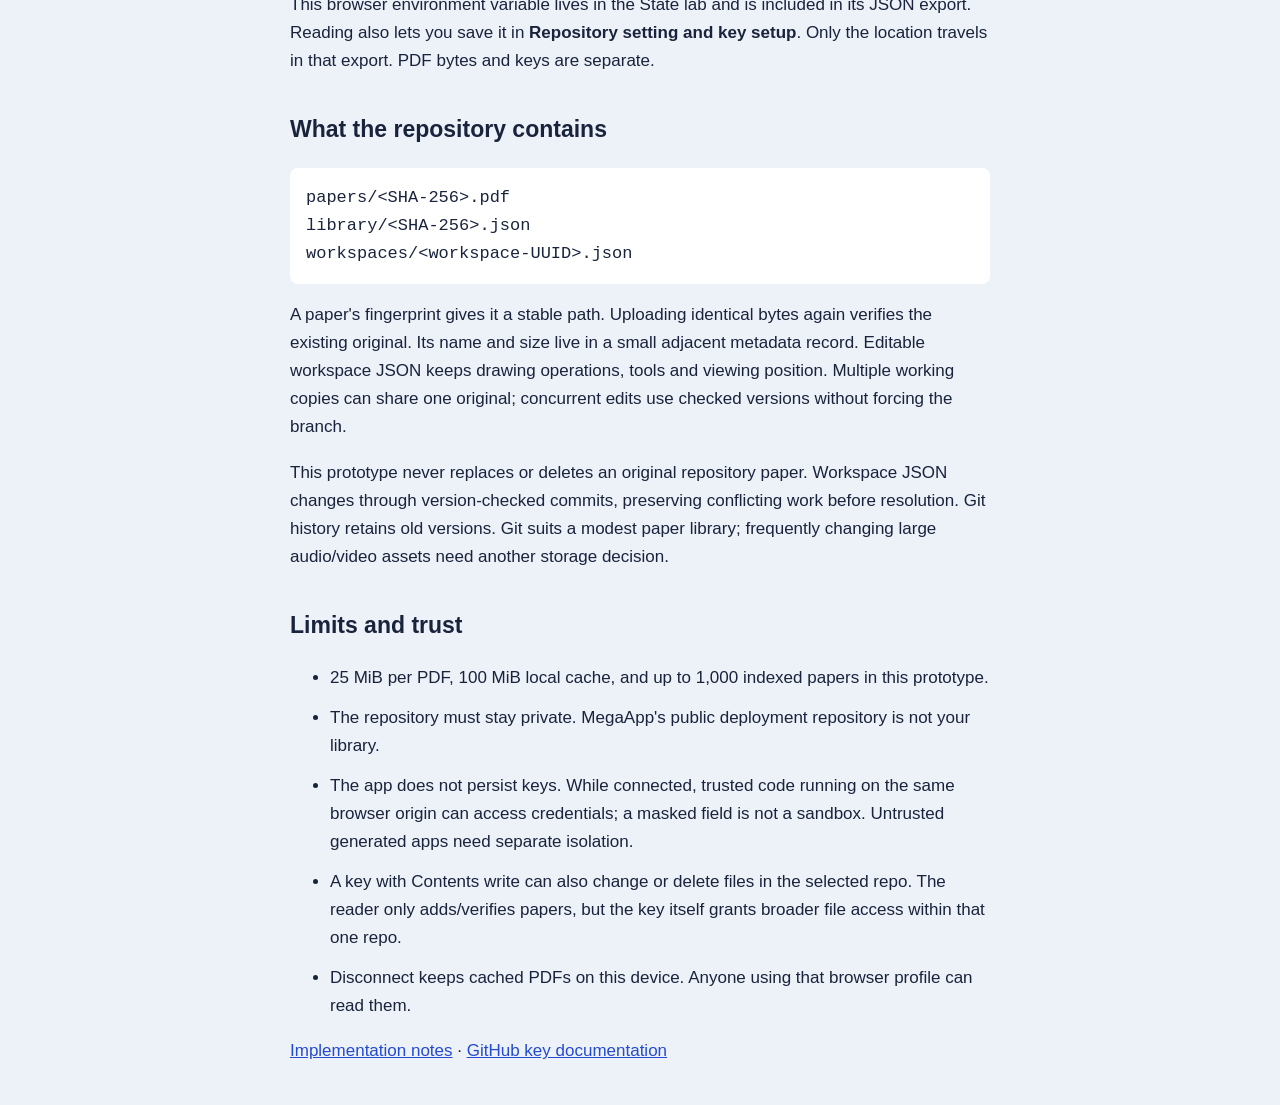
<file: reading/git-guide.html>
<!doctype html>
<html lang="en"><meta charset="utf-8"><meta name="viewport" content="width=device-width,initial-scale=1"><title>Reading · private Git library</title>
<style>body{margin:40px auto;padding:0 24px;max-width:700px;font:17px/1.65 -apple-system,BlinkMacSystemFont,sans-serif;background:#edf1f8;color:#19243c}h1{font:42px/1.1 Georgia,serif}h2{font-size:23px;margin-top:36px}code{overflow-wrap:anywhere}a{color:#244acf}li{margin:12px 0}pre{white-space:pre-wrap;padding:16px;background:white;border-radius:8px}aside{padding:18px;background:white;border-left:3px solid #3558f5}small{color:#60708b}</style>
<a href="../#reading">Back to Reading</a><h1>Your papers have a home.</h1>
<p>MegaApp runs on GitHub Pages. A separate private GitHub repository holds original PDFs and editable homework workspaces. Your browser autosaves writing and scratch work for offline use.</p>
<h2>Connect on your iPad</h2><ol>
<li><a href="https://github.com/settings/personal-access-tokens/new?name=MegaApp%20Reading&amp;description=Personal%20PDF%20library%20only&amp;target_name=MannyFluss&amp;expires_in=30&amp;contents=write" target="_blank" rel="noopener noreferrer">Create a fine-grained repository key on GitHub.</a> Sign in as MannyFluss. The link suggests a 30-day expiry and Contents read/write.</li>
<li>Under <strong>Repository access</strong>, choose <strong>Only select repositories</strong>, then select <strong>MegaApp-library</strong>. Check that <strong>Contents</strong> is <strong>Read and write</strong>. Metadata read access is automatic. No account permissions or workflow access are needed.</li>
<li>Generate the key yourself and copy it. Keep it in your password manager if you want to reconnect later. Do not put it in State, a config file, a repository, or a chat.</li>
<li>Return to Reading, open the document menu and <strong>Library connection and settings</strong>, paste it into <strong>Repository key</strong>, and tap <strong>Connect library</strong>. The app clears the field and holds the key in memory for at most one hour.</li></ol>
<aside>The repository link tells the app where the library is. It does not grant access. You need a key on each device; reloading or disconnecting forgets it. Revoking the key in GitHub ends its access everywhere.</aside>
<h2>Try two devices</h2><ol><li>Open a PDF, or use the two-page sample. Write on the white pages or surrounding scratch space. Open the document menu and tap <strong>Sync workspace</strong>.</li><li>On another device, open Reading, connect to the same repository, and tap <strong>Refresh</strong>.</li><li>Choose the workspace under <strong>In GitHub library</strong>. It downloads the original PDF and restores the saved writing, tools and view. Use <strong>Sync workspace</strong> to pull later edits.</li></ol>
<p>Sync and refresh happen while the app is open. Competing edits preserve both versions and ask which to continue. Cached workspaces work offline once the app shell has prepared; browser storage can still be evicted. Back up an editable workspace together with its original PDF.</p>
<h2>What prints</h2><p>White page boundaries mark the print area. <strong>Export marked PDF</strong> keeps the original pages, sizes, order and text, adding your ink and highlighting inside those boundaries. Surrounding scratch work is included in <strong>Back up workspace</strong>, not in the printed PDF. The eraser removes your marks while preserving the original PDF.</p>
<h2>A portable location setting</h2><pre>MEGAAPP_ASSET_REPOSITORY=https://github.com/MannyFluss/MegaApp-library</pre><p>This browser environment variable lives in the State lab and is included in its JSON export. Reading also lets you save it in <strong>Repository setting and key setup</strong>. Only the location travels in that export. PDF bytes and keys are separate.</p>
<h2>What the repository contains</h2><pre>papers/&lt;SHA-256&gt;.pdf
library/&lt;SHA-256&gt;.json
workspaces/&lt;workspace-UUID&gt;.json</pre><p>A paper's fingerprint gives it a stable path. Uploading identical bytes again verifies the existing original. Its name and size live in a small adjacent metadata record. Editable workspace JSON keeps drawing operations, tools and viewing position. Multiple working copies can share one original; concurrent edits use checked versions without forcing the branch.</p>
<p>This prototype never replaces or deletes an original repository paper. Workspace JSON changes through version-checked commits, preserving conflicting work before resolution. Git history retains old versions. Git suits a modest paper library; frequently changing large audio/video assets need another storage decision.</p>
<h2>Limits and trust</h2><ul><li>25 MiB per PDF, 100 MiB local cache, and up to 1,000 indexed papers in this prototype.</li><li>The repository must stay private. MegaApp's public deployment repository is not your library.</li><li>The app does not persist keys. While connected, trusted code running on the same browser origin can access credentials; a masked field is not a sandbox. Untrusted generated apps need separate isolation.</li><li>A key with Contents write can also change or delete files in the selected repo. The reader only adds/verifies papers, but the key itself grants broader file access within that one repo.</li><li>Disconnect keeps cached PDFs on this device. Anyone using that browser profile can read them.</li></ul>
<p><a href="../docs/pdf-library.md">Implementation notes</a> · <a href="https://docs.github.com/en/authentication/keeping-your-account-and-data-secure/managing-your-personal-access-tokens">GitHub key documentation</a></p></html>
</file>
<file: styles.css>
:root {
  color-scheme: light;
  --paper: #edf1f8;
  --surface: #fff;
  --ink: #19243c;
  --muted: #60708b;
  --line: #dbe2ee;
  --accent: #3558f5;
  --accent-soft: #e9edff;
  --stage: #e3e9f3;
  --warning: #99421e;
  --success: #14634c;
  font-family: -apple-system, BlinkMacSystemFont, "Helvetica Neue", sans-serif;
  font-size: 16px;
  background: var(--paper);
  color: var(--ink);
}
* {
  box-sizing: border-box;
}
body {
  margin: 0;
}
.marble-panel {
  --marble-board: #e8e7fc;
  --marble-line: #d5d3ed;
  --marble-ink: #253157;
  min-height: calc(100dvh - 64px);
}
.marble-heading h1 {
  font-family:
    ui-rounded,
    -apple-system,
    BlinkMacSystemFont,
    sans-serif;
  font-weight: 720;
  letter-spacing: -0.045em;
  font-size: clamp(1.75rem, 2.7vw, 2.4rem);
}
.marble-play {
  min-width: 100px;
  min-height: 46px;
  font-size: 1rem;
  border-radius: 14px;
}
.marble-play[aria-pressed="true"] {
  background: #7960d9;
  color: white;
}
.marble-toolbar {
  display: flex;
  align-items: center;
  gap: 14px;
  flex-wrap: wrap;
  padding: 12px 14px;
  background: var(--surface);
  border: 1px solid var(--line);
  border-radius: 16px 16px 0 0;
}
.marble-note-control {
  display: flex;
  gap: 9px;
  align-items: center;
  color: var(--muted);
  font-size: 0.875rem;
}
.marble-note-control select {
  padding: 7px 36px 7px 10px;
  min-height: 44px;
}
.marble-workspace {
  display: grid;
  grid-template-columns: minmax(0, 1fr) 224px;
  border: 1px solid var(--line);
  border-top: 0;
  border-radius: 0 0 16px 16px;
  overflow: hidden;
}
.marble-stage {
  position: relative;
  width: 100%;
  min-width: 0;
  min-height: 500px;
  aspect-ratio: 3 / 2;
  overflow: hidden;
  isolation: isolate;
  background: var(--marble-board);
}
.marble-stage canvas {
  display: block;
  width: 100%;
  height: 100%;
  position: absolute;
  inset: 0;
  touch-action: none;
  user-select: none;
  -webkit-user-select: none;
  -webkit-touch-callout: none;
}
.marble-instrument {
  background: var(--surface);
  padding: 22px 18px;
  border-left: 1px solid var(--line);
  display: flex;
  flex-direction: column;
  gap: 24px;
  min-width: 0;
}
.marble-control-title {
  display: flex;
  align-items: center;
  justify-content: space-between;
  gap: 8px;
}
.marble-note-symbol {
  font-size: 28px;
  color: #7960d9;
  line-height: 1;
}
.marble-sound {
  background: var(--paper);
  border: 1px solid var(--line);
}
.marble-sound[aria-pressed="true"] {
  color: var(--accent);
  background: var(--accent-soft);
  border-color: transparent;
}
.marble-slider {
  display: grid;
  grid-template-columns: 1fr auto;
  align-items: center;
  gap: 12px;
  color: var(--muted);
  font-size: 0.875rem;
}
.marble-slider output {
  color: var(--ink);
  font-variant-numeric: tabular-nums;
}
.marble-slider input[type="range"] {
  grid-column: 1 / -1;
  width: 100%;
  margin: 0;
  min-height: 44px;
}
.marble-instruction {
  color: var(--muted);
  font-size: 0.875rem;
}
.marble-scene-actions,
.marble-file-actions {
  display: grid;
  gap: 6px;
  grid-template-columns: 1fr 1fr;
}
.marble-scene-actions {
  margin-top: auto;
}
.marble-file-actions {
  padding-top: 15px;
  border-top: 1px solid var(--line);
  gap: 2px;
}
.marble-scene-actions button,
.marble-file-actions button {
  padding: 8px 4px;
  font-size: 0.8125rem;
}
.marble-footer {
  display: flex;
  align-items: start;
  justify-content: space-between;
  gap: 12px;
  padding: 16px 3px;
  color: var(--muted);
  font-size: 0.8125rem;
  line-height: 1.5;
}
.marble-counters {
  display: flex;
  gap: 18px;
  white-space: nowrap;
}
.marble-counters output {
  color: var(--ink);
  font-variant-numeric: tabular-nums;
}
.platformer-heading h1 {
  font-family:
    ui-rounded,
    -apple-system,
    BlinkMacSystemFont,
    sans-serif;
  font-weight: 750;
  letter-spacing: -0.045em;
  font-size: clamp(1.75rem, 2.7vw, 2.4rem);
}
.platformer-actions {
  display: flex;
  align-items: center;
  gap: 6px;
}
.platformer-actions .primary-button {
  min-width: 90px;
  min-height: 44px;
}
.platformer-machine {
  border: 1px solid var(--line);
  border-radius: 16px;
  overflow: hidden;
  background: var(--surface);
}
.platformer-hud {
  display: flex;
  gap: 28px;
  padding: 12px 20px;
  font-size: 0.875rem;
  color: var(--muted);
  border-bottom: 1px solid #173e5120;
}
.platformer-hud span {
  display: flex;
  align-items: center;
  gap: 9px;
}
.platformer-hud output {
  color: var(--ink);
  font-weight: 700;
  font-variant-numeric: tabular-nums;
}
.platformer-stage {
  position: relative;
  width: 100%;
  aspect-ratio: 16 / 9;
  max-height: min(580px, calc(100dvh - 380px));
  min-height: 180px;
  background: #87cfea;
  overflow: hidden;
  isolation: isolate;
}
.platformer-stage canvas {
  position: absolute;
  inset: 0;
  display: block;
  width: 100%;
  height: 100%;
  touch-action: none;
}
.platformer-stage canvas:focus-visible {
  outline-offset: -4px;
}
.platformer-overlay {
  position: absolute;
  inset: 0;
  display: grid;
  place-items: center;
  padding: 16px;
  background: #173e511c;
}
.platformer-prompt {
  text-align: center;
  max-width: 340px;
  padding: 22px 26px;
  color: #173e51;
  background: #ffffffef;
  border: 2px solid #173e5125;
  border-radius: 14px;
  box-shadow: 0 7px 0 #173e5112;
}
.platformer-prompt h2 {
  font-size: clamp(1.1rem, 2vw, 1.5rem);
  font-family:
    ui-rounded,
    -apple-system,
    BlinkMacSystemFont,
    sans-serif;
  font-weight: 750;
}
.platformer-prompt p {
  margin: 8px 0 16px;
  font-size: 0.875rem;
}
.platformer-prompt .primary-button {
  min-width: 116px;
  min-height: 44px;
}
.platformer-controls {
  display: flex;
  align-items: center;
  justify-content: space-between;
  gap: 16px;
  padding: 12px 18px max(12px, env(safe-area-inset-bottom));
  background: var(--surface);
  border-top: 1px solid var(--line);
  user-select: none;
  -webkit-user-select: none;
  -webkit-touch-callout: none;
}
.platformer-directions {
  display: flex;
  gap: 12px;
}
.platformer-pad {
  display: inline-flex;
  align-items: center;
  justify-content: center;
  min-width: 70px;
  min-height: 60px;
  border-radius: 13px;
  background: var(--paper);
  color: var(--ink);
  border: 1px solid var(--line);
  box-shadow: 0 4px 0 var(--line);
  font-size: 1.5rem;
  font-weight: 650;
  touch-action: none;
}
.platformer-pad[aria-pressed="true"],
.platformer-pad:active {
  transform: translateY(3px);
  box-shadow: 0 1px 0 var(--line);
  background: var(--accent-soft);
}
.platformer-jump {
  gap: 14px;
  min-width: 128px;
  background: #55b884;
  border-color: #349564;
  color: #102f24;
  box-shadow: 0 4px 0 #349564;
  font-size: 1.1rem;
}
.platformer-jump[aria-pressed="true"],
.platformer-jump:active {
  background: #76cea0;
  box-shadow: 0 1px 0 #349564;
}
.platformer-touch-hint {
  font-size: 0.8125rem;
  color: var(--muted);
}
.platformer-footer {
  display: flex;
  justify-content: space-between;
  gap: 14px;
  color: var(--muted);
  padding: 15px 3px;
  font-size: 0.8125rem;
  line-height: 1.5;
}
.platformer-stage,
.platformer-stage canvas {
  -webkit-user-select: none;
  user-select: none;
  -webkit-touch-callout: none;
}
:root[data-theme="dark"] .marble-panel {
  --marble-board: #28273f;
  --marble-line: #47465d;
  --marble-ink: #eeeaff;
}
@media (min-width: 761px) and (max-width: 980px) {
  .marble-workspace {
    grid-template-columns: minmax(0, 1fr);
  }
  .marble-instrument {
    display: grid;
    grid-template-columns: repeat(3, minmax(0, 1fr));
    gap: 18px;
    border-left: 0;
    border-top: 1px solid var(--line);
  }
  .marble-control-title {
    grid-column: 1 / 3;
  }
  .marble-file-actions {
    grid-column: 2 / 4;
    border: 0;
    padding-top: 0;
  }
}
button,
input,
select,
textarea {
  font: inherit;
}
button,
a,
input,
select {
  touch-action: manipulation;
}
button {
  cursor: pointer;
}
button:disabled {
  cursor: default;
  opacity: 0.42;
}
button {
  border: 0;
}
button:focus-visible,
a:focus-visible,
input:focus-visible,
select:focus-visible,
canvas:focus-visible {
  outline: 3px solid var(--accent);
  outline-offset: 3px;
}
/* Keep the board's focus cue inside the clipped drawing surface. */
canvas:focus-visible {
  outline-color: #3558f5;
  outline-offset: -4px;
}
a {
  color: var(--accent);
}
[hidden] {
  display: none !important;
}
h1,
h2,
p {
  margin: 0;
}
h1 {
  font-size: clamp(1.35rem, 2.2vw, 1.8rem);
  font-weight: 650;
  letter-spacing: -0.035em;
  line-height: 1.2;
}
h2 {
  font-size: 1rem;
  line-height: 1.4;
  font-weight: 650;
}
p {
  line-height: 1.5;
}
.app-shell {
  display: grid;
  grid-template-columns: minmax(0, 1fr);
  grid-template-rows: minmax(0, 1fr);
  min-height: 100svh;
  min-height: 100dvh;
  padding-top: env(safe-area-inset-top);
  padding-left: env(safe-area-inset-left);
  padding-right: env(safe-area-inset-right);
  touch-action: pan-y pinch-zoom;
}
.app-shell > .topbar,
.app-shell > .dock {
  display: none;
}
.topbar {
  grid-column: 1/-1;
  display: flex;
  align-items: center;
  justify-content: space-between;
  padding: 0 24px;
  background: var(--surface);
  border-bottom: 1px solid var(--line);
  gap: 12px;
}
.brand {
  display: flex;
  align-items: center;
  gap: 10px;
  color: var(--ink);
  text-decoration: none;
  font-size: 1.15rem;
  font-weight: 700;
  letter-spacing: -0.025em;
  white-space: nowrap;
}
.brand-mark {
  display: grid;
  place-items: center;
  background: var(--accent);
  color: #fff;
  width: 30px;
  height: 30px;
  border-radius: 9px;
  font-size: 24px;
  line-height: 1;
}
.edition {
  font-size: 0.875rem;
  color: var(--muted);
  font-weight: 450;
  letter-spacing: 0;
  margin-left: 6px;
}
.topbar-actions {
  display: flex;
  align-items: center;
  gap: 18px;
  flex-wrap: wrap;
  justify-content: flex-end;
  min-width: 0;
}
#update-app {
  color: var(--accent);
  background: var(--accent-soft);
}
.connection {
  font-size: 0.875rem;
  color: var(--muted);
}
.dock {
  display: flex;
  flex-direction: column;
  align-items: stretch;
  gap: 9px;
  padding: 18px 7px;
  background: var(--surface);
  border-right: 1px solid var(--line);
}
.dock-button {
  display: flex;
  flex-direction: column;
  align-items: center;
  justify-content: center;
  gap: 7px;
  min-height: 66px;
  color: var(--muted);
  background: transparent;
  font-size: 0.75rem;
  border-radius: 14px;
}
.dock-button svg {
  width: 23px;
  height: 23px;
  fill: none;
  stroke: currentColor;
  stroke-width: 1.65;
  stroke-linecap: round;
  stroke-linejoin: round;
}
.dock-button.selected {
  color: var(--accent);
  background: var(--accent-soft);
}
.dock-spacer {
  flex: 1;
}
main {
  min-width: 0;
}
.panel {
  padding: 24px 28px;
}
.panel-heading {
  display: flex;
  justify-content: space-between;
  align-items: center;
  gap: 18px;
  margin-bottom: 22px;
}
.panel-heading p {
  color: var(--muted);
  font-size: 0.95rem;
  margin-top: 6px;
}
.quiet-button,
.primary-button {
  border-radius: 9px;
  min-height: 44px;
  padding: 9px 13px;
  white-space: nowrap;
  font-size: 0.875rem;
  font-weight: 550;
  background: transparent;
  color: var(--ink);
}
.quiet-button:hover {
  background: var(--accent-soft);
  color: var(--accent);
}
.primary-button {
  background: var(--accent);
  color: #fff;
}
.primary-button:hover {
  filter: brightness(1.07);
}
.canvas-panel {
  display: flex;
  flex-direction: column;
  min-height: 100dvh;
  padding-bottom: env(safe-area-inset-bottom, 16px);
}
.canvas-toolbar {
  display: flex;
  align-items: center;
  gap: 16px;
  min-height: 64px;
  padding: 10px 14px;
  background: var(--surface);
  border: 1px solid var(--line);
  border-radius: 15px 15px 0 0;
  flex-wrap: wrap;
}
.segmented {
  display: flex;
  background: var(--paper);
  padding: 3px;
  border-radius: 8px;
}
.segmented button {
  padding: 7px 12px;
  min-height: 44px;
  border-radius: 6px;
  background: transparent;
  color: var(--muted);
  font-size: 0.875rem;
}
.segmented button.active {
  background: var(--surface);
  color: var(--ink);
  box-shadow: 0 1px 3px #19243c15;
}
.color-control,
.width-control,
.toggle-control {
  display: flex;
  gap: 8px;
  align-items: center;
  font-size: 0.875rem;
  color: var(--muted);
  min-height: 44px;
}
input[type="color"] {
  width: 44px;
  height: 44px;
  border: 0;
  padding: 2px;
  background: transparent;
}
input[type="range"] {
  accent-color: var(--accent);
  width: 88px;
  min-height: 44px;
}
input[type="checkbox"] {
  accent-color: var(--accent);
  width: 17px;
  height: 17px;
  margin: 0;
}
.width-control output {
  width: 24px;
  text-align: right;
  font-variant-numeric: tabular-nums;
}
.toolbar-spacer {
  flex: 1;
}
.canvas-workspace {
  display: grid;
  grid-template-columns: minmax(0, 1fr) 232px;
  flex: 1;
  min-height: 440px;
  border: 1px solid var(--line);
  border-top: 0;
  border-radius: 0 0 15px 15px;
  overflow: hidden;
}
.canvas-stage {
  position: relative;
  background: var(--stage);
  min-width: 0;
  min-height: 420px;
  overflow: hidden;
  isolation: isolate;
}
.canvas-stage canvas {
  display: block;
  position: absolute;
  inset: 0;
  width: 100%;
  height: 100%;
  touch-action: none;
  user-select: none;
  -webkit-user-select: none;
  -webkit-touch-callout: none;
}
.canvas-welcome {
  position: absolute;
  left: 50%;
  top: 45%;
  transform: translate(-50%, -50%);
  display: flex;
  align-items: center;
  flex-direction: column;
  gap: 12px;
  pointer-events: none;
  color: #73819a;
  text-align: center;
  white-space: nowrap;
}
.welcome-spark {
  font-size: 58px;
  color: #3558f54a;
  line-height: 1;
}
.canvas-welcome strong {
  font-size: 1.45rem;
  color: #546581;
  font-weight: 550;
  letter-spacing: -0.025em;
}
.canvas-welcome > span:last-child {
  font-size: 0.95rem;
}
.zoom-controls {
  position: absolute;
  bottom: 18px;
  left: 50%;
  transform: translateX(-50%);
  display: flex;
  align-items: center;
  gap: 3px;
  background: var(--surface);
  border: 1px solid var(--line);
  border-radius: 11px;
  padding: 3px;
  box-shadow: 0 4px 18px #19243c0e;
  z-index: 2;
}
.zoom-controls button {
  background: transparent;
  color: var(--ink);
  min-width: 44px;
  min-height: 44px;
  border-radius: 7px;
  font-size: 1rem;
}
.zoom-controls button:hover {
  background: var(--accent-soft);
}
.zoom-controls output {
  font-size: 0.875rem;
  min-width: 48px;
  text-align: center;
  font-variant-numeric: tabular-nums;
}
.input-rack {
  background: var(--surface);
  border-left: 1px solid var(--line);
  padding: 20px 18px;
  display: flex;
  flex-direction: column;
  gap: 18px;
}
.rack-heading {
  display: flex;
  flex-direction: column;
  gap: 9px;
}
.small-badge {
  align-self: flex-start;
  background: var(--paper);
  color: var(--muted);
  font-size: 0.75rem;
  padding: 5px 8px;
  border-radius: 6px;
}
.pressure-meter {
  display: grid;
  grid-template-columns: 1fr auto;
  gap: 8px;
  font-size: 0.875rem;
  color: var(--muted);
}
.pressure-meter strong {
  font-variant-numeric: tabular-nums;
  color: var(--ink);
  font-weight: 550;
}
.meter-track {
  grid-column: 1/-1;
  height: 6px;
  border-radius: 4px;
  background: var(--paper);
  overflow: hidden;
}
.meter-track span {
  display: block;
  width: 0;
  height: 100%;
  background: var(--accent);
  transition: width 60ms linear;
}
.telemetry {
  margin: 0;
  display: flex;
  flex-direction: column;
  gap: 12px;
  font-size: 0.8125rem;
}
.telemetry div {
  display: flex;
  justify-content: space-between;
  gap: 8px;
}
.telemetry dt {
  color: var(--muted);
}
.telemetry dd {
  margin: 0;
  font-variant-numeric: tabular-nums;
  text-align: right;
  overflow-wrap: anywhere;
}
.rack-note {
  font-size: 0.8125rem;
  color: var(--muted);
}
.export-actions {
  display: grid;
  grid-template-columns: 1fr 1fr;
  gap: 5px;
  margin-top: auto;
}
.export-actions .primary-button {
  grid-column: 1/-1;
}
.canvas-footer {
  display: flex;
  justify-content: space-between;
  gap: 15px;
  font-size: 0.8125rem;
  color: var(--muted);
  padding: 14px 3px 16px;
}
.document-panel {
  max-width: 1180px;
  margin: 0 auto;
  padding-bottom: 48px;
}
.document-panel .panel-heading {
  margin-bottom: 26px;
}
.design-panel {
  display: grid;
  grid-template-rows: auto minmax(0, 1fr);
  gap: 16px;
  height: calc(100dvh - 64px);
  min-height: 560px;
}
.design-heading {
  margin: 0;
}
.design-open {
  display: inline-flex;
  align-items: center;
  justify-content: center;
  min-height: 44px;
  white-space: nowrap;
  color: var(--accent);
  text-decoration: none;
}
.design-reader {
  display: block;
  width: 100%;
  height: 100%;
  min-width: 0;
  border: 1px solid var(--line);
  border-radius: 12px;
  background: #e9eef2;
  color-scheme: light;
}
.toast {
  position: fixed;
  bottom: calc(24px + env(safe-area-inset-bottom));
  left: 50%;
  transform: translateX(-50%);
  padding: 13px 19px;
  background: var(--ink);
  color: var(--surface);
  border-radius: 12px;
  max-width: min(90vw, 640px);
  font-size: 0.875rem;
  box-shadow: 0 8px 35px #19243c25;
  z-index: 20;
}
dialog {
  max-width: 440px;
  border: 1px solid var(--line);
  border-radius: 20px;
  padding: 26px;
  background: var(--surface);
  color: var(--ink);
  box-shadow: 0 20px 100px #19243c30;
}
dialog::backdrop {
  background: #19243c55;
  backdrop-filter: blur(4px);
}
dialog h2 {
  font-size: 1.4rem;
  margin: 14px 0;
}
dialog p {
  font-size: 0.95rem;
  margin-top: 12px;
  color: var(--muted);
}
.dialog-close {
  float: right;
}
.device-summary {
  display: flex;
  gap: 12px;
  flex-wrap: wrap;
  margin-bottom: 24px;
}
.capability-filters {
  display: flex;
  align-items: end;
  gap: 18px;
  margin-bottom: 24px;
}
.capability-filters label,
.variable-form label {
  display: flex;
  flex-direction: column;
  gap: 7px;
  font-size: 0.875rem;
  color: var(--muted);
}
input:not([type="range"], [type="checkbox"], [type="color"]),
select,
textarea {
  background: var(--surface);
  border: 1px solid var(--line);
  border-radius: 8px;
  color: var(--ink);
  padding: 10px 12px;
  min-height: 44px;
  min-width: 0;
}
/* Native macOS WebKit menus can ignore author sizing. Keep the menu native
   while giving its closed control a dependable touch target and indicator. */
select {
  -webkit-appearance: none;
  appearance: none;
  padding-right: 36px;
  background-image: url("data:image/svg+xml,%3Csvg xmlns='http://www.w3.org/2000/svg' viewBox='0 0 12 12'%3E%3Cpath d='m2 4 4 4 4-4' fill='none' stroke='%2360708b' stroke-width='1.5' stroke-linecap='round' stroke-linejoin='round'/%3E%3C/svg%3E");
  background-repeat: no-repeat;
  background-position: right 12px center;
  background-size: 12px;
}
.capability-filters input {
  min-width: 260px;
}
.state-actions {
  display: flex;
  gap: 8px;
  flex-wrap: wrap;
  margin-bottom: 24px;
}
.variable-form {
  display: grid;
  grid-template-columns: minmax(0, 1fr) 120px minmax(0, 1.4fr) auto;
  gap: 14px;
  align-items: end;
  padding: 20px;
  background: var(--surface);
  border: 1px solid var(--line);
  border-radius: 14px;
  margin-bottom: 26px;
}
.variable-form label {
  min-width: 0;
}
.variable-form input,
.variable-form select {
  width: 100%;
}
.variable-form .form-error {
  grid-column: 1/-1;
  font-size: 0.875rem;
  color: var(--warning);
}
.state-note {
  color: var(--muted);
  font-size: 0.875rem;
  margin-top: 22px;
  max-width: 70ch;
}
.summary-item {
  background: var(--surface);
  border: 1px solid var(--line);
  padding: 12px 15px;
  border-radius: 10px;
  font-size: 0.875rem;
}
.capability-group {
  margin: 28px 0;
}
.capability-group > h2 {
  font-size: 1.15rem;
  padding-bottom: 14px;
  border-bottom: 1px solid var(--line);
  letter-spacing: -0.02em;
}
.capability-row {
  display: flex;
  justify-content: space-between;
  gap: 24px;
  align-items: center;
  padding: 18px 0;
  border-bottom: 1px solid var(--line);
}
.capability-text {
  max-width: 65ch;
}
.capability-text h3 {
  font-size: 1rem;
  font-weight: 600;
  margin: 0 0 6px;
}
.capability-text p {
  font-size: 0.875rem;
  color: var(--muted);
}
.capability-text a {
  display: inline-block;
  font-size: 0.8125rem;
  margin-top: 8px;
  text-underline-offset: 3px;
}
.capability-controls {
  display: flex;
  align-items: center;
  gap: 12px;
  flex-shrink: 0;
}
.capability-status {
  font-size: 0.75rem;
  color: var(--muted);
  max-width: 135px;
  text-align: right;
}
.capability-status.exposed {
  color: var(--success);
}
.capability-controls button {
  background: var(--surface);
  border: 1px solid var(--line);
  min-width: 64px;
  min-height: 44px;
}
.probe-output {
  border-left: 3px solid var(--accent);
  background: var(--surface);
  padding: 16px 20px;
  margin-bottom: 26px;
  border-radius: 0 12px 12px 0;
}
.probe-output pre {
  font-size: 0.875rem;
  white-space: pre-wrap;
  overflow-wrap: anywhere;
  line-height: 1.5;
  max-height: 280px;
  overflow: auto;
  margin-bottom: 0;
}
.camera-preview {
  display: block;
  width: 100%;
  max-width: 420px;
  border-radius: 10px;
  margin-top: 12px;
}
.variable-row {
  display: grid;
  grid-template-columns: minmax(190px, 1fr) minmax(0, 1.2fr) auto;
  gap: 20px;
  align-items: center;
  padding: 18px 0;
  border-bottom: 1px solid var(--line);
}
.variable-label {
  display: flex;
  flex-direction: column;
  gap: 7px;
  min-width: 0;
}
.variable-label strong {
  font-size: 0.9375rem;
  font-weight: 550;
  overflow-wrap: anywhere;
}
.type-label {
  color: var(--muted);
  font-size: 0.75rem;
}
.variable-row code {
  font-size: 0.875rem;
  line-height: 1.5;
  overflow-wrap: anywhere;
  white-space: pre-wrap;
  color: var(--ink);
  max-height: 150px;
  overflow: auto;
}
.variable-row-actions {
  display: flex;
  gap: 2px;
}
.variable-row-actions button {
  min-height: 44px;
}
.canvas-stage:fullscreen {
  background: var(--stage);
  width: 100%;
  height: 100%;
  min-height: 100dvh;
}
.canvas-stage:fullscreen .zoom-controls {
  bottom: max(18px, env(safe-area-inset-bottom));
}
:root[data-theme="dark"] {
  color-scheme: dark;
  --paper: #171f30;
  --surface: #202b40;
  --ink: #edf1ff;
  --muted: #a6b4ce;
  --line: #37435a;
  --accent: #8ba2ff;
  --accent-soft: #303e68;
  --stage: #131c2d;
  --warning: #ffb494;
  --success: #92d4bc;
}
:root[data-theme="dark"] .primary-button {
  color: #142044;
}
:root[data-theme="dark"] .brand-mark {
  color: #142044;
}
:root[data-theme="dark"] select {
  background-image: url("data:image/svg+xml,%3Csvg xmlns='http://www.w3.org/2000/svg' viewBox='0 0 12 12'%3E%3Cpath d='m2 4 4 4 4-4' fill='none' stroke='%23a6b4ce' stroke-width='1.5' stroke-linecap='round' stroke-linejoin='round'/%3E%3C/svg%3E");
}
@media (max-width: 760px) {
  .capability-row {
    gap: 12px;
    align-items: start;
  }
  .capability-controls {
    flex-direction: column;
    align-items: end;
    gap: 8px;
  }
  .capability-status {
    max-width: 100px;
  }
  .variable-row {
    grid-template-columns: 1fr auto;
    gap: 12px;
  }
  .variable-row code {
    grid-column: 1/-1;
    grid-row: 2;
  }
  .variable-row-actions {
    grid-column: 2;
    grid-row: 1;
  }
  .summary-item {
    padding: 10px 12px;
  }
}
@media (min-width: 1500px) {
  .canvas-panel {
    max-width: 1800px;
    margin: 0 auto;
  }
  .canvas-stage {
    min-height: 600px;
  }
  .input-rack {
    padding: 26px;
  }
  .canvas-workspace {
    grid-template-columns: minmax(0, 1fr) 270px;
  }
}
@media (max-width: 1100px) {
  .panel {
    padding: 20px;
  }
  .canvas-toolbar {
    gap: 11px;
  }
  .canvas-workspace {
    grid-template-columns: minmax(0, 1fr) 208px;
  }
  .input-rack {
    padding: 16px 13px;
  }
  .toggle-control {
    font-size: 0.8125rem;
  }
  .canvas-stage {
    min-height: 400px;
  }
}
@media (max-width: 760px) {
  .app-shell {
    grid-template-columns: minmax(0, 1fr);
    grid-template-rows: minmax(0, 1fr);
  }
  .topbar {
    padding: 7px 14px;
    min-height: 58px;
    flex-wrap: wrap;
  }
  .edition {
    display: none;
  }
  .topbar-actions {
    gap: 8px;
    margin-left: auto;
  }
  .topbar:has(#update-app) .topbar-actions {
    flex: 1 1 100%;
    justify-content: space-between;
  }
  .dock {
    display: grid;
    grid-template-columns: repeat(auto-fit, minmax(58px, 1fr));
    gap: 3px;
    padding: 6px 12px;
    border-right: 0;
    border-bottom: 1px solid var(--line);
  }
  .dock-button {
    flex-direction: column;
    min-width: 0;
    min-height: 48px;
    padding: 7px 3px;
    font-size: 0.6875rem;
    border-radius: 9px;
    gap: 6px;
  }
  .dock-button svg {
    width: 18px;
    height: 18px;
  }
  .dock-spacer {
    display: none;
  }
  .panel {
    padding: 18px 12px;
  }
  .design-panel {
    height: calc(100dvh - 122px);
    min-height: 520px;
    gap: 12px;
  }
  .design-heading {
    flex-wrap: wrap;
    gap: 4px;
  }
  .design-heading h1 {
    font-size: 1.5rem;
  }
  .design-heading p {
    font-size: 0.8125rem;
  }
  .design-open {
    padding-left: 0;
  }
  .canvas-panel {
    min-height: calc(100dvh - 112px);
  }
  .marble-panel {
    min-height: calc(100dvh - 119px);
  }
  .platformer-heading {
    flex-wrap: wrap;
    gap: 12px;
  }
  .platformer-actions {
    width: 100%;
  }
  .platformer-actions .primary-button {
    margin-left: auto;
  }
  .platformer-stage {
    max-height: none;
  }
  .platformer-hud {
    justify-content: space-between;
    padding: 10px 14px;
    gap: 12px;
  }
  .platformer-controls {
    padding: 12px;
    gap: 12px;
  }
  .platformer-directions {
    gap: 10px;
  }
  .platformer-pad {
    min-width: 62px;
    min-height: 58px;
  }
  .platformer-jump {
    min-width: 108px;
  }
  .platformer-touch-hint {
    display: none;
  }
  .platformer-prompt {
    padding: 12px 18px;
  }
  .platformer-prompt p {
    margin: 6px 0 10px;
    font-size: 0.8125rem;
  }
  .platformer-footer {
    flex-wrap: wrap;
    gap: 6px;
  }
  .marble-toolbar {
    gap: 9px;
    padding: 10px;
  }
  .marble-toolbar .toolbar-spacer {
    display: none;
  }
  .marble-toolbar .segmented {
    flex: 1;
  }
  .marble-toolbar .segmented button {
    flex: 1;
    padding: 8px;
    white-space: nowrap;
  }
  .marble-note-control {
    width: 100%;
    order: 2;
  }
  .marble-note-control select {
    flex: 1;
  }
  .marble-workspace {
    grid-template-columns: minmax(0, 1fr);
  }
  .marble-stage {
    min-height: 240px;
  }
  .marble-instrument {
    display: grid;
    grid-template-columns: minmax(0, 1fr) minmax(0, 1fr);
    border-left: 0;
    border-top: 1px solid var(--line);
    gap: 18px;
    padding: 18px 16px;
  }
  .marble-control-title {
    grid-column: 1 / -1;
  }
  .marble-sound {
    grid-column: 1 / -1;
  }
  .marble-instruction {
    grid-column: 1 / -1;
  }
  .marble-file-actions {
    border: 0;
    padding-top: 0;
  }
  .marble-footer {
    flex-wrap: wrap;
  }
  .panel-heading {
    align-items: start;
    margin-bottom: 17px;
    gap: 8px;
  }
  .panel-heading p {
    font-size: 0.875rem;
  }
  .panel-heading > .quiet-button {
    padding: 8px;
  }
  .canvas-toolbar {
    gap: 10px;
    padding: 10px;
  }
  .toolbar-spacer {
    display: none;
  }
  .canvas-workspace {
    grid-template-columns: 1fr;
    min-height: 440px;
  }
  .canvas-stage {
    min-height: 370px;
  }
  .input-rack {
    border-left: 0;
    border-top: 1px solid var(--line);
    display: grid;
    grid-template-columns: 1fr 1fr;
    gap: 16px;
    padding: 16px;
  }
  .rack-heading {
    grid-column: 1/-1;
    flex-direction: row;
    justify-content: space-between;
    align-items: center;
  }
  .pressure-meter {
    align-content: start;
  }
  .telemetry {
    grid-row: 2/5;
    grid-column: 2;
  }
  .export-actions {
    grid-column: 1;
    grid-template-columns: 1fr;
  }
  .export-actions .primary-button {
    grid-column: auto;
  }
  .rack-note {
    grid-column: 1;
  }
  .canvas-footer {
    font-size: 0.75rem;
  }
  .canvas-welcome strong {
    font-size: 1.15rem;
  }
  .canvas-welcome > span:last-child {
    font-size: 0.875rem;
  }
  .capability-filters {
    align-items: stretch;
    flex-direction: column;
    gap: 12px;
  }
  .capability-filters input {
    min-width: 0;
    width: 100%;
  }
  .variable-form {
    grid-template-columns: minmax(0, 1fr) 100px;
    padding: 15px;
    gap: 12px;
  }
  .value-label {
    grid-column: 1/-1;
  }
  .variable-form > .primary-button {
    grid-column: 1/-1;
  }
}
@media (max-width: 420px) {
  .marble-scene-actions,
  .marble-file-actions {
    grid-column: 1 / -1;
  }
}
@media (prefers-reduced-motion: reduce) {
  * {
    transition: none !important;
    scroll-behavior: auto !important;
  }
}
@media (max-width: 380px) {
  .marble-toolbar {
    display: grid;
    grid-template-columns: repeat(2, minmax(0, 1fr));
  }
  .marble-toolbar .segmented,
  .marble-note-control {
    grid-column: 1 / -1;
  }
  .marble-note-control {
    order: 0;
  }
}

/* The intro is an original, temporary surface over the real workspace. */
.design-reading-actions {
  display: flex;
  align-items: center;
  gap: 10px;
  flex-wrap: wrap;
}
body.intro-open {
  overflow: hidden;
}
.workspace-intro {
  --intro-progress: 0;
  position: fixed;
  inset: 0;
  z-index: 120;
  display: flex;
  flex-direction: column;
  padding: max(28px, env(safe-area-inset-top))
    max(42px, env(safe-area-inset-right)) max(26px, env(safe-area-inset-bottom))
    max(42px, env(safe-area-inset-left));
  background: #243bf2;
  color: #fffbed;
  overflow: hidden;
  isolation: isolate;
  touch-action: none;
  user-select: none;
  -webkit-user-select: none;
  will-change: transform;
}
.intro-topline {
  display: flex;
  justify-content: space-between;
  align-items: center;
  position: relative;
  z-index: 2;
}
.intro-brand {
  font-size: 1.2rem;
  font-weight: 750;
  letter-spacing: -0.04em;
}
.intro-skip {
  min-height: 44px;
  padding: 10px 0 10px 18px;
  color: #fffbed;
  background: transparent;
  border-radius: 0;
  font:
    0.8rem ui-monospace,
    Menlo,
    monospace;
}
.intro-composition {
  display: grid;
  grid-template-columns: 1.1fr 1fr;
  flex: 1;
  min-height: 0;
  align-items: center;
  gap: 14px;
}
.intro-copy {
  position: relative;
  z-index: 1;
}
.intro-copy h1 {
  font-family: Impact, "Arial Narrow", "Helvetica Neue", sans-serif;
  text-transform: uppercase;
  font-size: clamp(4rem, 10vw, 10rem);
  line-height: 0.88;
  font-weight: 900;
  letter-spacing: -0.045em;
}
.intro-copy p {
  margin-top: 25px;
  font:
    1rem ui-monospace,
    Menlo,
    monospace;
  color: #fffbed;
}
.intro-art {
  display: block;
  width: 100%;
  height: min(55dvh, 550px);
  min-width: 0;
}
.intro-entry {
  position: relative;
  z-index: 2;
  display: flex;
  align-items: center;
  justify-content: space-between;
  gap: 22px;
}
.intro-enter {
  display: flex;
  justify-content: space-between;
  gap: 55px;
  align-items: center;
  min-height: 68px;
  padding: 18px 26px;
  border-radius: 0;
  background: #fffbed;
  color: #1427ba;
  font-size: 1.075rem;
  font-weight: 650;
}
.intro-enter span {
  font-size: 1.9rem;
  font-weight: 400;
  line-height: 1;
}
.intro-swipe {
  display: flex;
  align-items: center;
  gap: 15px;
  font:
    0.8rem ui-monospace,
    Menlo,
    monospace;
}
.intro-swipe > span {
  font-family: sans-serif;
  font-size: 2rem;
}
.intro-tools {
  margin-top: 24px;
  color: #b7c4ff;
  font:
    0.75rem ui-monospace,
    Menlo,
    monospace;
}
.workspace-intro button:focus-visible {
  outline: 3px solid #fffbed;
  outline-offset: 6px;
}
.intro-enter:focus-visible {
  outline-offset: 6px;
}
.intro-blade {
  position: absolute;
  right: -4vw;
  top: -10%;
  height: 120%;
  width: 8vw;
  background: #fffbed;
  transform: skewX(-10deg) scaleX(var(--intro-progress));
  transform-origin: right;
  pointer-events: none;
  box-shadow:
    -18px 0 0 rgb(255 251 237 / 0.13),
    -38px 0 0 rgb(255 251 237 / 0.06);
}
@media (min-width: 1500px) {
  .workspace-intro {
    padding-left: 7vw;
    padding-right: 7vw;
  }
}
@media (max-width: 760px) {
  .workspace-intro {
    padding: max(16px, env(safe-area-inset-top)) 22px
      max(22px, env(safe-area-inset-bottom));
  }
  .intro-composition {
    grid-template-columns: 1fr;
    grid-template-rows: auto minmax(0, 1fr);
    gap: 0;
    padding-top: 22px;
  }
  .intro-copy h1 {
    font-size: clamp(3.4rem, 14vw, 6rem);
  }
  .intro-copy p {
    font-size: 0.8rem;
    margin-top: 16px;
  }
  .intro-art {
    height: 100%;
    min-height: 180px;
    max-height: 45dvh;
  }
  .intro-entry {
    flex-wrap: wrap;
    gap: 12px;
  }
  .intro-enter {
    width: 100%;
    min-height: 58px;
  }
  .intro-swipe {
    font-size: 0.75rem;
    gap: 9px;
  }
  .intro-swipe > span {
    font-size: 1.5rem;
  }
  .intro-tools {
    font-size: 0.625rem;
    margin-top: 14px;
  }
}
@media (max-height: 540px) and (min-width: 600px) {
  .workspace-intro {
    padding-top: 12px;
    padding-bottom: 12px;
  }
  .intro-copy h1 {
    font-size: clamp(3rem, 8vw, 6rem);
  }
  .intro-composition {
    grid-template-columns: 1.1fr 1fr;
    grid-template-rows: auto;
    padding-top: 0;
    gap: 14px;
  }
  .intro-copy p {
    margin-top: 12px;
    font-size: 0.8rem;
  }
  .intro-art {
    height: min(55dvh, 100%);
    min-height: 0;
    max-height: none;
  }
  .intro-entry {
    flex-wrap: nowrap;
  }
  .intro-enter {
    width: auto;
    gap: 28px;
  }
  .intro-swipe {
    gap: 8px;
    white-space: nowrap;
  }
  .intro-enter {
    min-height: 48px;
    padding: 10px 20px;
  }
  .intro-tools {
    margin-top: 10px;
  }
}
/* Short split-view windows still keep both entry actions reachable. */
@media (max-height: 620px) and (max-width: 599px) {
  .intro-composition {
    padding-top: 12px;
    gap: 12px;
  }
  .intro-copy h1 {
    font-size: clamp(2.5rem, 12vw, 4rem);
  }
  .intro-copy p {
    margin-top: 10px;
  }
  .intro-art {
    min-height: 0;
    max-height: 28dvh;
  }
  .intro-enter {
    min-height: 48px;
    padding: 10px 20px;
  }
  .intro-tools {
    margin-top: 8px;
  }
}
@media (prefers-reduced-motion: reduce) {
  .intro-blade {
    display: none;
  }
}
</file>
<file: files-demo.css>
.files-panel {
  --files-blue: #3558f5;
  --files-device: #ecf0ff;
  --files-drive: #e9f5ee;
  --files-cloud-ink: #256348;
  --files-pending: #99531b;
  --files-conflict: #8d3f25;
}
.files-heading h1 {
  font-size: clamp(1.7rem, 3vw, 2.5rem);
  letter-spacing: -0.045em;
  line-height: 1.1;
  font-weight: 720;
}
.files-heading > button { flex: 0 0 auto; }
.files-simulation-note {
  display: flex;
  align-items: center;
  gap: 12px;
  margin: -4px 0 22px;
  color: var(--muted);
  font-size: 0.8125rem;
  line-height: 1.5;
}
.files-simulation-note p { margin: 0; max-width: 65ch; }
.files-simulation-badge {
  flex: 0 0 auto;
  background: var(--surface);
  border: 1px solid var(--line);
  border-radius: 6px;
  padding: 4px 7px;
  color: var(--ink);
  font-weight: 600;
}
.files-live-connection { display: flex; align-items: center; justify-content: space-between; gap: 12px; border: 1px solid var(--line); background: var(--surface); padding: 15px 18px; border-radius: 10px; margin-bottom: 20px; }
.files-live-connection strong { font-size: 0.9375rem; }
.files-live-connection p { margin: 5px 0 0; font-size: 0.8125rem; line-height: 1.5; color: var(--muted); max-width: 70ch; }
.files-live-connection > div:last-child { flex: 0 0 auto; display: flex; gap: 3px; flex-wrap: wrap; }
.files-copy-map {
  display: grid;
  grid-template-columns: minmax(0, 1fr) 130px minmax(0, 1fr);
  align-items: center;
  margin-bottom: 15px;
}
.files-place {
  min-width: 0;
  padding: 18px 22px 16px;
  border-radius: 16px;
  background: var(--files-device);
}
.files-place-drive { background: var(--files-drive); }
.files-place-heading { display: flex; align-items: center; gap: 11px; }
.files-place-heading > svg {
  width: 30px;
  height: 30px;
  flex: 0 0 auto;
  fill: none;
  stroke: var(--accent);
  stroke-width: 1.7;
  stroke-linejoin: round;
  stroke-linecap: round;
}
.files-place-drive .files-place-heading > svg { stroke: var(--files-cloud-ink); }
.files-place-heading h2 { font-size: 1rem; font-weight: 650; margin: 0; }
.files-place-state { margin-left: auto; font-size: 0.75rem; color: var(--muted); text-align: right; }
.files-copy-sheet {
  position: relative;
  display: flex;
  flex-direction: column;
  gap: 6px;
  margin: 16px 0 13px;
  padding: 16px 28px 16px 16px;
  min-height: 82px;
  background: var(--surface);
  border-radius: 5px;
  box-shadow: 0 3px 0 #19243c08;
}
.files-copy-sheet::after {
  content: "";
  position: absolute;
  top: 0;
  right: 0;
  width: 15px;
  height: 15px;
  background: linear-gradient(45deg, var(--line) 50%, var(--files-device) 50%);
}
.files-place-drive .files-copy-sheet::after { background: linear-gradient(45deg, var(--line) 50%, var(--files-drive) 50%); }
.files-copy-sheet strong { font-size: 0.9375rem; overflow-wrap: anywhere; }
.files-copy-sheet span { font-size: 0.8125rem; color: var(--muted); line-height: 1.4; }
.files-place > p { font-size: 0.8125rem; color: var(--muted); margin: 0; line-height: 1.5; max-width: 44ch; }
.files-bridge { display: flex; flex-direction: column; align-items: center; padding: 0 10px; gap: 8px; color: var(--accent); }
.files-bridge svg { width: 100%; fill: none; stroke: currentColor; stroke-width: 1.7; stroke-linecap: round; stroke-linejoin: round; }
.files-bridge span { font-size: 0.75rem; text-align: center; line-height: 1.4; }
.files-bridge[data-status="pending"] { color: var(--files-pending); }
.files-bridge[data-status="conflict"] { color: var(--files-conflict); }
.files-bridge[data-online="false"] svg { stroke-dasharray: 5 5; }
.files-demo-controls { display: flex; justify-content: space-between; align-items: center; gap: 12px; flex-wrap: wrap; padding: 0 2px; }
.files-network-state { display: flex; align-items: center; gap: 8px; font-size: 0.8125rem; }
.files-network-state strong { font-weight: 550; }
#files-network-dot { width: 7px; height: 7px; border-radius: 50%; background: var(--success); }
#files-network-dot[data-online="false"] { background: var(--files-pending); }
.files-simulation-actions { display: flex; gap: 3px; flex-wrap: wrap; }
.files-simulation-actions button { font-size: 0.8125rem; padding-inline: 10px; }
#files-network[aria-pressed="true"] { background: var(--accent-soft); color: var(--accent); }
.files-guide {
  display: grid;
  grid-template-columns: 1fr auto;
  gap: 4px 18px;
  border-left: 3px solid var(--accent);
  margin: 18px 0;
  padding: 9px 16px;
  color: var(--ink);
}
.files-guide > span { font-weight: 650; font-size: 0.9375rem; }
.files-guide p { grid-column: 1; margin: 0; font-size: 0.8125rem; line-height: 1.55; color: var(--muted); max-width: 80ch; }
.files-guide button { grid-column: 2; grid-row: 1 / 3; align-self: center; color: var(--accent); background: var(--accent-soft); }
.files-workspace { display: grid; grid-template-columns: 260px minmax(0, 1fr); border: 1px solid var(--line); border-radius: 16px; background: var(--surface); overflow: hidden; }
.files-library { min-width: 0; padding: 20px 12px 16px; border-right: 1px solid var(--line); }
.files-library-heading { display: flex; justify-content: space-between; align-items: center; padding: 0 8px; }
.files-library-heading h2 { font-size: 0.9375rem; margin: 0; font-weight: 650; }
.files-library-heading > span { font-size: 0.75rem; color: var(--muted); font-variant-numeric: tabular-nums; }
.files-library-actions { display: flex; justify-content: space-between; gap: 2px; margin: 9px 0 15px; }
.files-library-actions button { font-size: 0.8125rem; padding-inline: 8px; }
.files-list { display: flex; flex-direction: column; gap: 5px; min-height: 88px; max-height: 400px; overflow-y: auto; }
.files-list-empty { color: var(--muted); font-size: 0.8125rem; line-height: 1.5; margin: 8px; }
.files-file-button { display: grid; grid-template-columns: 28px minmax(0, 1fr); gap: 4px 9px; min-width: 0; text-align: left; padding: 12px 9px; border-radius: 9px; color: var(--ink); background: transparent; }
.files-file-button:hover { background: var(--paper); }
.files-file-button[aria-current="true"] { background: var(--accent-soft); }
.files-file-button > svg { grid-row: 1 / 3; align-self: center; width: 24px; height: 29px; fill: none; stroke: var(--muted); stroke-width: 1.45; stroke-linecap: round; stroke-linejoin: round; }
.files-file-button[aria-current="true"] > svg { stroke: var(--accent); }
.files-file-button strong { font-weight: 600; font-size: 0.8125rem; overflow-wrap: anywhere; line-height: 1.3; }
.files-file-button > span { color: var(--muted); font-size: 0.6875rem; line-height: 1.5; }
.files-file-button > span[data-status="conflict"] { color: var(--files-conflict); }
.files-large-button { display: flex; flex-direction: column; align-items: start; gap: 5px; width: 100%; text-align: left; font-size: 0.8125rem; font-weight: 550; color: var(--accent); background: var(--paper); border-radius: 9px; margin-top: 18px; padding: 14px 11px; min-height: 44px; }
.files-large-button > span { font-size: 0.6875rem; line-height: 1.4; color: var(--muted); font-weight: 400; }
.files-library-note { font-size: 0.6875rem; line-height: 1.5; color: var(--muted); margin: 13px 8px 0; max-width: 30ch; }
.files-editor-area { min-width: 0; padding: 22px 26px; }
.files-empty { display: flex; flex-direction: column; align-items: center; justify-content: center; min-height: 320px; text-align: center; gap: 12px; }
.files-empty > svg { width: 68px; height: 76px; fill: none; stroke: var(--accent); stroke-width: 1.6; stroke-linecap: round; stroke-linejoin: round; margin-bottom: 5px; }
.files-empty h2 { font-size: 1.5rem; letter-spacing: -0.025em; margin: 0; }
.files-empty p { font-size: 0.875rem; line-height: 1.6; color: var(--muted); margin: 0; }
.files-editor-heading { display: flex; align-items: start; gap: 12px; justify-content: space-between; }
.files-editor-heading > div { min-width: 0; }
.files-editor-heading h2 { font-size: 1.2rem; letter-spacing: -0.02em; margin: 0 0 6px; overflow-wrap: anywhere; }
.files-editor-meta { color: var(--muted); font-size: 0.75rem; line-height: 1.45; overflow-wrap: anywhere; }
.files-status { display: inline-flex; align-items: center; border-radius: 6px; background: var(--paper); color: var(--muted); padding: 5px 7px; font-size: 0.6875rem; font-weight: 600; line-height: 1.3; flex: 0 0 auto; }
.files-status[data-status="synced"] { background: var(--files-drive); color: var(--files-cloud-ink); }
.files-status[data-status="pending"] { background: #fff1db; color: var(--files-pending); }
.files-status[data-status="conflict"] { background: #ffebe4; color: var(--files-conflict); }
.files-editor-toolbar { display: flex; gap: 3px; flex-wrap: wrap; margin: 18px 0 9px; }
.files-editor-toolbar button { font-size: 0.8125rem; padding-inline: 11px; }
.files-draft-status { min-height: 19px; margin: 0 0 15px; color: var(--muted); font-size: 0.75rem; line-height: 1.5; }
.files-text-label { display: block; font-size: 0.75rem; color: var(--muted); margin-bottom: 7px; }
.files-panel .files-editor { display: block; resize: vertical; width: 100%; min-height: 240px; line-height: 1.7; padding: 18px 20px; font-size: 0.9375rem; border-radius: 5px; background: var(--surface); color: var(--ink); border-color: var(--line); }
.files-editor:focus-visible { outline: 3px solid var(--accent); outline-offset: 3px; }
.files-binary { display: flex; flex-direction: column; align-items: center; gap: 10px; min-height: 220px; justify-content: center; text-align: center; padding: 22px; border: 1px dashed var(--line); border-radius: 8px; }
.files-binary svg { width: 38px; height: 48px; fill: none; stroke: var(--accent); stroke-width: 1.7; stroke-linecap: round; stroke-linejoin: round; }
.files-binary strong { font-size: 0.9375rem; overflow-wrap: anywhere; }
.files-binary p { margin: 0; max-width: 38ch; font-size: 0.8125rem; line-height: 1.6; color: var(--muted); }
.files-conflict { background: #fff5ee; border: 1px solid #f1d6c7; padding: 19px; border-radius: 10px; margin-top: 20px; }
.files-conflict-title { display: flex; align-items: center; justify-content: space-between; gap: 10px; }
.files-conflict h3 { margin: 0; font-size: 1rem; }
.files-conflict > p { font-size: 0.8125rem; line-height: 1.6; color: var(--muted); max-width: 70ch; margin: 10px 0 14px; }
.files-comparison { display: grid; grid-template-columns: repeat(2, minmax(0, 1fr)); gap: 12px; }
.files-comparison > div { min-width: 0; }
.files-comparison h4 { font-size: 0.75rem; font-weight: 550; margin: 0 0 7px; }
.files-comparison pre { white-space: pre-wrap; overflow-wrap: anywhere; font-family: inherit; font-size: 0.8125rem; line-height: 1.5; color: var(--ink); background: var(--surface); border-radius: 5px; margin: 0; padding: 13px; min-height: 100px; max-height: 180px; overflow-y: auto; }
.files-conflict-actions { display: flex; flex-wrap: wrap; gap: 5px; margin-top: 15px; }
.files-conflict-actions button { font-size: 0.8125rem; }
.files-conflict .files-conflict-footnote { font-size: 0.6875rem; margin-bottom: 0; }
.files-history { margin-top: 20px; font-size: 0.75rem; color: var(--muted); border-top: 1px solid var(--line); padding-top: 14px; }
.files-history summary { cursor: pointer; min-height: 32px; padding-top: 7px; width: fit-content; }
.files-history summary > span { margin-left: 6px; }
.files-history-row { display: flex; align-items: center; gap: 10px; justify-content: space-between; border-top: 1px solid var(--line); padding: 8px 0; }
.files-history-row > span { overflow-wrap: anywhere; line-height: 1.5; }
.files-history-row button { font-size: 0.75rem; }
.files-warning, .files-recovery { padding: 13px 16px; border: 1px solid #f1d6c7; background: #fff5ee; color: var(--files-conflict); border-radius: 9px; font-size: 0.8125rem; line-height: 1.6; margin-bottom: 18px; }
.files-recovery p { margin: 0 0 9px; }
.files-recovery > div { display: flex; flex-wrap: wrap; gap: 4px; }
.files-recovery button { font-size: 0.8125rem; }
.files-setup { margin-top: 18px; color: var(--muted); font-size: 0.8125rem; line-height: 1.65; }
.files-setup summary { width: fit-content; min-height: 44px; cursor: pointer; padding-block: 12px; color: var(--ink); }
.files-setup p { max-width: 80ch; margin: 6px 0 12px; }
.files-panel summary:focus-visible { outline: 3px solid var(--accent); outline-offset: 3px; border-radius: 3px; }
.files-picker-dialog { width: min(480px, calc(100vw - 28px)); border: 1px solid var(--line); border-radius: 14px; padding: 24px; color: var(--ink); background: var(--surface); }
.files-picker-dialog::backdrop { background: #19243c66; }
.files-picker-dialog h2 { font-size: 1.3rem; letter-spacing: -0.025em; margin: 0 0 14px; }
.files-picker-dialog p { font-size: 0.875rem; line-height: 1.65; color: var(--muted); max-width: 50ch; }
.files-picker-dialog .files-picker-status { font-size: 0.8125rem; color: var(--ink); }
.files-picker-actions { display: flex; align-items: center; gap: 8px; flex-wrap: wrap; margin-top: 22px; }
.files-picker-actions a { display: inline-flex; align-items: center; text-decoration: none; cursor: pointer; }
.files-picker-actions a[aria-disabled="true"] { opacity: 0.5; cursor: default; }
.files-picker-actions a:focus-visible { outline: 3px solid var(--accent); outline-offset: 3px; }
.drive-picker-page { min-height: 100dvh; display: flex; align-items: start; justify-content: center; padding: max(32px, 8vh) 16px; background: var(--paper); color: var(--ink); }
.drive-picker-card { width: 100%; max-width: 500px; padding: 26px; border: 1px solid var(--line); border-radius: 14px; background: var(--surface); }
.drive-picker-card h1 { font-size: 1.5rem; line-height: 1.2; letter-spacing: -0.035em; margin: 0 0 16px; }
.drive-picker-card p { font-size: 0.875rem; line-height: 1.7; color: var(--muted); }
.drive-picker-card button { min-height: 44px; border-radius: 9px; padding: 9px 13px; font-size: 0.875rem; font-weight: 550; color: var(--ink); background: var(--paper); margin: 8px 4px 0 0; }
.drive-picker-card #picker-close { color: white; background: #3558f5; }
@media (prefers-color-scheme: dark) {
  .drive-picker-page { --paper: #171f30; --surface: #202b40; --ink: #edf1ff; --muted: #a6b4ce; --line: #37435a; }
}
.files-panel [hidden] { display: none !important; }
:root[data-theme="dark"] .files-panel { --files-device: #2a365d; --files-drive: #263e3b; --files-cloud-ink: #a1dec0; --files-pending: #efc288; --files-conflict: #ffc6ad; }
:root[data-theme="dark"] .files-status[data-status="pending"] { background: #4c3a26; }
:root[data-theme="dark"] .files-status[data-status="conflict"] { background: #4e332a; }
:root[data-theme="dark"] .files-conflict, :root[data-theme="dark"] .files-warning, :root[data-theme="dark"] .files-recovery { background: #322c2e; border-color: #63453d; }
@media (max-width: 1050px) {
  .files-workspace { grid-template-columns: 215px minmax(0, 1fr); }
  .files-copy-map { grid-template-columns: minmax(0, 1fr) 80px minmax(0, 1fr); }
  .files-place { padding-inline: 16px; }
  .files-place-heading { flex-wrap: wrap; gap: 8px; }
  .files-place-state { font-size: 0.6875rem; }
  .files-editor-area { padding-inline: 19px; }
}
@media (max-width: 760px) {
  .files-heading { align-items: start; gap: 12px; }
  .files-heading h1 { font-size: 1.75rem; }
  .files-heading p { font-size: 0.875rem; max-width: 32ch; }
  .files-heading > button { font-size: 0.8125rem; }
  .files-live-connection { flex-direction: column; align-items: start; padding: 14px; }
  .files-simulation-note { flex-direction: column; align-items: start; gap: 7px; margin-bottom: 17px; }
  .files-copy-map { grid-template-columns: minmax(0, 1fr) 38px minmax(0, 1fr); }
  .files-place { padding: 13px 11px 12px; border-radius: 11px; }
  .files-place-heading > svg { width: 22px; height: 22px; }
  .files-place-heading h2 { font-size: 0.8125rem; }
  .files-place-state { flex-basis: 100%; text-align: left; margin-left: 0; }
  .files-copy-sheet { padding: 11px 17px 11px 10px; margin: 11px 0 10px; min-height: 89px; }
  .files-copy-sheet strong { font-size: 0.75rem; }
  .files-copy-sheet span { font-size: 0.6875rem; }
  .files-place > p { font-size: 0.6875rem; line-height: 1.55; }
  .files-bridge { padding: 0 4px; }
  .files-bridge span { display: none; }
  .files-demo-controls { gap: 8px; }
  .files-network-state { margin-left: 2px; }
  .files-simulation-actions { flex: 1 1 100%; }
  .files-simulation-actions button { padding-inline: 8px; }
  .files-guide { padding: 8px 12px; margin: 13px 0 18px; gap: 5px; }
  .files-guide > span { font-size: 0.875rem; }
  .files-guide p { font-size: 0.75rem; }
  .files-guide button { grid-column: 1; grid-row: auto; justify-self: start; margin-top: 4px; }
  .files-workspace { grid-template-columns: minmax(0, 1fr); }
  .files-library { border-right: 0; border-bottom: 1px solid var(--line); padding: 15px 10px 13px; }
  .files-library-heading { padding-inline: 5px; }
  .files-library-actions { margin: 7px 0 9px; justify-content: start; }
  .files-list { flex-direction: row; overflow-x: auto; max-height: none; min-height: 0; padding-bottom: 4px; }
  .files-file-button { flex: 0 0 180px; }
  .files-list-empty { margin: 3px 5px 10px; }
  .files-large-button { margin-top: 8px; flex-direction: row; align-items: center; justify-content: space-between; font-size: 0.75rem; gap: 8px; }
  .files-large-button > span { max-width: 22ch; text-align: right; }
  .files-library-note { max-width: none; margin-top: 9px; }
  .files-editor-area { padding: 19px 15px; }
  .files-editor-heading { flex-wrap: wrap; gap: 9px; }
  .files-editor-heading h2 { font-size: 1.125rem; }
  .files-editor-toolbar { margin-top: 14px; gap: 2px; }
  .files-editor-toolbar button { padding-inline: 9px; font-size: 0.75rem; }
  .files-panel .files-editor { padding: 14px; font-size: 1rem; min-height: 260px; }
  .files-comparison { grid-template-columns: minmax(0, 1fr); }
  .files-conflict { padding: 15px 12px; }
  .files-conflict-title { flex-wrap: wrap; }
}
@media (max-width: 420px) {
  .files-heading { flex-direction: column; }
  .files-heading > button { width: 100%; }
  .files-place-heading { gap: 6px; }
  .files-place-heading h2 { font-size: 0.75rem; }
  .files-place-heading > svg { width: 19px; }
  .files-copy-map { grid-template-columns: minmax(0, 1fr) 28px minmax(0, 1fr); }
  .files-place { padding-inline: 10px; }
  .files-simulation-actions button { padding-inline: 7px; font-size: 0.75rem; }
  .files-editor-toolbar .primary-button { flex: 1 1 100%; }
  .files-editor-toolbar .quiet-button { flex: 1; }
  .files-conflict-actions button { width: 100%; }
}
</file>
<file: reading.css>
/* A sheet of paper on an open desk. Controls stay at its edges. */
#panel-reading {
  --reading-desk: #e7ebed;
  --reading-edge: #8e9ca6;
  --reading-ink: #182b49;
  position: relative;
  padding: 0;
  width: 100%;
  height: calc(100dvh - env(safe-area-inset-top));
  min-height: 340px;
  overflow: hidden;
  isolation: isolate;
  color: var(--reading-ink);
  background: var(--reading-desk);
}
.reading-surface { position:absolute; inset:0; overflow:hidden; touch-action:none; overscroll-behavior:none; outline-offset:-3px; cursor:crosshair; }
.reading-surface[data-tool="move"] { cursor:grab; }
.reading-surface[data-moving="true"] { cursor:grabbing; }
.reading-surface canvas { display:block; width:100%; height:100%; }
.reading-document-button { position:absolute; top:max(16px,env(safe-area-inset-top)); left:max(16px,env(safe-area-inset-left)); display:flex; align-items:center; gap:10px; max-width:calc(100% - 150px); min-height:44px; padding:9px 12px; border:1px solid #bec7cc; border-radius:8px; color:var(--reading-ink); background:#ffffffed; box-shadow:0 2px 10px #182b4908; font-size:14px; cursor:pointer; }
.reading-document-button #reading-title { white-space:nowrap; overflow:hidden; text-overflow:ellipsis; }
.reading-document-button svg { flex:0 0 19px; width:19px; height:19px; fill:none; stroke:currentColor; stroke-width:1.6; stroke-linecap:round; stroke-linejoin:round; }
.reading-position { position:absolute; top:max(68px,calc(env(safe-area-inset-top) + 52px)); right:max(18px,env(safe-area-inset-right)); color:#53636d; font-size:12px; pointer-events:none; }
.app-shell:has(#panel-reading:not([hidden])) .meta-open { top:max(16px,env(safe-area-inset-top)); bottom:auto; right:max(16px,env(safe-area-inset-right)); }
.reading-save-state { position:absolute; top:max(65px,calc(env(safe-area-inset-top) + 49px)); left:max(20px,env(safe-area-inset-left)); font-size:11px; color:#53636d; pointer-events:none; }
.reading-save-state[data-state="error"] { color:#912f26; padding:5px 8px; background:#fff; border-radius:4px; max-width:calc(100% - 40px); }
.reading-toolbar { position:absolute; bottom:max(18px,env(safe-area-inset-bottom)); left:50%; transform:translateX(-50%); display:flex; align-items:center; gap:3px; max-width:calc(100% - 24px); padding:5px; border:1px solid #bec7cc; border-radius:12px; background:#ffffffed; box-shadow:0 4px 20px #182b4910; }
.reading-toolbar button { display:flex; align-items:center; justify-content:center; gap:6px; min-height:44px; min-width:44px; padding:9px 10px; border:0; border-radius:7px; background:transparent; color:var(--reading-ink); cursor:pointer; font:inherit; font-size:13px; }
.reading-toolbar button[aria-pressed="true"] { color:#234ea0; background:#e9eef8; }
.reading-toolbar button:hover { background:#edf1f4; }
.reading-toolbar button[aria-pressed="true"]:hover { background:#dde7f7; }
.reading-toolbar button:disabled { opacity:.32; cursor:default; }
.reading-toolbar svg { width:20px; height:20px; fill:none; stroke:currentColor; stroke-width:1.7; stroke-linecap:round; stroke-linejoin:round; }
.reading-tool-divider { width:1px; height:24px; margin:0 4px; background:#d3dadd; }
.reading-color-swatch { width:20px; height:20px; border-radius:50%; background:#182b49; box-shadow:inset 0 0 0 1px #182b4930; }
.reading-tool-options { position:absolute; left:50%; bottom:max(83px,calc(env(safe-area-inset-bottom) + 65px)); transform:translateX(-50%); width:min(360px,calc(100% - 24px)); padding:16px; border:1px solid #bec7cc; border-radius:10px; background:#fff; box-shadow:0 4px 20px #182b4910; font-size:13px; }
.reading-ink-options { display:flex; align-items:center; gap:10px; }
.reading-ink-options input[type="color"] { width:35px; min-width:35px; height:35px; min-height:35px; padding:2px; border:1px solid #c7d0d6; border-radius:5px; }
.reading-ink-options input[type="range"] { width:100%; min-width:55px; accent-color:#335dba; }
.reading-ink-options output { min-width:20px; font-variant-numeric:tabular-nums; }
.reading-finger-option { display:flex; align-items:center; gap:9px; margin-top:14px; min-height:30px; }
.reading-finger-option input { width:18px; height:18px; margin:0; accent-color:#335dba; }
.reading-tool-options p { margin:7px 0 0; font-size:12px; color:#63727c; }
.reading-document-dialog { width:min(720px,calc(100% - 24px)); max-width:720px; max-height:calc(100dvh - 24px); margin:auto; padding:0 22px 22px; border:1px solid #bdc8ce; border-radius:12px; color:var(--reading-ink); background:#fff; box-shadow:0 16px 64px #182b4930; }
.reading-document-dialog::backdrop { background:#182b4938; }
.reading-dialog-heading { position:sticky; top:0; z-index:1; display:flex; justify-content:space-between; align-items:center; gap:12px; padding:18px 0 12px; background:#fff; }
.reading-dialog-heading h2 { margin:0; font-size:20px; font-weight:600; letter-spacing:-.02em; }
.reading-document-actions { display:flex; flex-wrap:wrap; gap:8px; margin:4px 0 14px; }
.reading-document-dialog .primary-button,.reading-document-dialog .quiet-button { min-height:42px; padding:9px 12px; font-size:13px; }
.reading-export-note,.reading-status,.reading-document-dialog p { max-width:75ch; font-size:13px; line-height:1.55; color:#63727c; }
.reading-export-note { margin:0 0 18px; }
.reading-navigation { display:flex; flex-wrap:wrap; align-items:center; gap:7px; padding:14px 0; border-top:1px solid #dbe1e5; border-bottom:1px solid #dbe1e5; }
.reading-navigation form { display:flex; align-items:center; gap:6px; margin:0; font-size:13px; }
.reading-navigation input { width:64px; min-height:40px; padding:7px; }
.reading-navigation button { min-width:40px; }
.reading-navigation #reading-zoom-label { font-size:12px; min-width:35px; text-align:center; font-variant-numeric:tabular-nums; }
.reading-status { padding:0; margin:14px 0; }
.reading-library { border-top:1px solid #dbe1e5; padding-top:16px; }
.reading-library-heading { display:flex; align-items:center; flex-wrap:wrap; gap:8px; }
.reading-library-heading h3 { margin:0 auto 0 0; font-size:17px; font-weight:600; }
.reading-library h4 { margin:20px 0 8px; font-size:13px; font-weight:600; }
.reading-library #reading-count { margin:0 0 8px; font-size:12px; }
.reading-paper { display:block; width:100%; text-align:left; padding:13px 10px; background:transparent; border:0; border-bottom:1px solid #e3e8eb; border-radius:0; cursor:pointer; color:var(--reading-ink); }
.reading-paper strong { display:block; font-size:14px; font-weight:500; line-height:1.4; overflow-wrap:anywhere; }
.reading-paper span { display:block; font-size:12px; line-height:1.4; color:#63727c; margin-top:4px; }
.reading-paper[aria-pressed="true"] { background:#edf2fb; box-shadow:inset 2px 0 #335dba; }
.reading-setup { margin-top:20px; padding-top:16px; border-top:1px solid #dbe1e5; font-size:13px; }
.reading-setup summary,.reading-text summary { cursor:pointer; min-height:36px; }
.reading-setup label { display:block; margin:12px 0 6px; }
.reading-setup input[type="url"],.reading-setup input[type="password"] { width:100%; min-width:0; min-height:42px; }
.reading-setup button { margin-top:10px; }
.reading-account { overflow-wrap:anywhere; }
.reading-guide { color:#335dba; }
.reading-text { margin-top:16px; font-size:13px; }
.reading-text pre { white-space:pre-wrap; font:15px/1.65 Georgia,serif; color:var(--reading-ink); }
.reading-conflict { border-left:3px solid #b47824; padding:10px 14px; margin:16px 0; background:#fff8e9; }
.reading-conflict h3 { margin:0; font-size:15px; }
.reading-conflict div { display:flex; flex-wrap:wrap; gap:8px; }
@media(max-width:620px) {
  .reading-toolbar button span:not(.reading-color-swatch) { display:none; }
  .reading-toolbar { gap:1px; }
  .reading-toolbar button { padding:8px; min-width:40px; }
  .reading-tool-divider { margin:0 2px; }
  .reading-document-button { left:12px; top:max(12px,env(safe-area-inset-top)); font-size:12px; gap:7px; max-width:calc(100% - 126px); }
  .reading-position { right:12px; top:max(68px,calc(env(safe-area-inset-top) + 56px)); font-size:11px; }
  .reading-save-state { left:16px; top:max(62px,calc(env(safe-area-inset-top) + 50px)); }
  .reading-document-dialog { padding:0 16px 16px; }
}
@media(max-width:360px) { .reading-toolbar { padding:4px; gap:0; } .reading-toolbar button { min-width:37px; padding:8px 7px; } }
</file>
<file: meta.css>
.meta-open {
  position: fixed;
  z-index: 30;
  right: max(14px, env(safe-area-inset-right));
  bottom: max(14px, env(safe-area-inset-bottom));
  min-width: 52px;
  min-height: 44px;
  padding: 8px 12px;
  border: 1px solid var(--line);
  border-radius: 22px;
  background: var(--surface);
  color: var(--muted);
  font-size: 12px;
  font-weight: 650;
}
.meta-open:hover { color: var(--accent); border-color: var(--accent); }
.meta-edge {
  position: fixed;
  z-index: 29;
  top: max(76px, env(safe-area-inset-top));
  bottom: max(76px, env(safe-area-inset-bottom));
  right: calc(max(12px, env(safe-area-inset-right)) + 2px);
  width: 18px;
  touch-action: none;
  pointer-events: none;
}
body.meta-is-open { overflow: hidden; }
.meta-dialog {
  width: min(440px, calc(100vw - 28px));
  max-height: calc(100dvh - 40px);
  margin: auto;
  padding: 24px;
  overflow: auto;
  border: 1px solid var(--line);
  border-radius: 22px;
  background: var(--surface);
  color: var(--ink);
  box-shadow: 0 24px 90px #14204433;
}
.meta-dialog::backdrop { background: #14204480; }
.meta-heading { display: flex; align-items: center; justify-content: space-between; gap: 16px; }
.meta-heading h1 { font-size: 32px; letter-spacing: -.05em; }
.meta-help { margin-top: 5px; color: var(--muted); font-size: 14px; }
.meta-dialog .dock {
  display: grid;
  grid-template-columns: repeat(4, minmax(0, 1fr));
  gap: 8px;
  margin: 20px 0;
  padding: 0;
  border: 0;
  background: transparent;
}
.meta-dialog .dock-button { min-height: 78px; padding: 12px 4px; font-size: 12px; gap: 8px; }
.meta-dialog .dock-button svg { width: 24px; height: 24px; }
.meta-dialog .topbar { display: block; padding: 18px 0 0; border: 0; border-top: 1px solid var(--line); background: transparent; }
.meta-dialog .brand { width: fit-content; margin-bottom: 12px; font-size: 15px; gap: 8px; }
.meta-dialog .brand-mark { width: 24px; height: 24px; border-radius: 7px; font-size: 19px; }
.meta-dialog .edition { display: none; }
.meta-dialog .topbar-actions { justify-content: flex-start; gap: 8px; margin: 0; }
.meta-dialog .topbar-actions .connection { padding: 10px 0; margin-right: auto; }
.meta-dialog .topbar-actions .dock-button { flex-direction: row; min-height: 44px; padding: 9px 13px; gap: 7px; font-size: 14px; }
.meta-dialog .topbar-actions .dock-button svg { width: 18px; height: 18px; }
.meta-shortcut { margin-top: 18px; font-size: 12px; line-height: 1.5; color: var(--muted); }
@media (max-width: 420px) {
  .meta-dialog { padding: 18px; }
  .meta-dialog .dock { grid-template-columns: repeat(3, minmax(0, 1fr)); }
  .meta-dialog .topbar-actions .connection { flex: 1 1 100%; }
}
.meta-about, .meta-reach { font-size: .78rem; color: var(--muted); }
.meta-about summary, .meta-reach summary { min-height: 44px; padding-block: 12px; cursor: pointer; width: fit-content; }
.meta-about p, .meta-reach p { line-height: 1.6; margin-bottom: 10px; }
.meta-reach { margin-top: 10px; border-top: 1px solid var(--line); }
.meta-reach label { display: flex; align-items: center; gap: 12px; }
.meta-reach select { min-height: 44px; font: inherit; }
.meta-pull-preview { position: fixed; z-index: 31; right: max(14px, env(safe-area-inset-right)); min-width: 150px; max-width: 180px; display: grid; gap: 4px; padding: 12px 16px; border: 1px solid var(--line); border-radius: 16px; background: var(--surface); color: var(--ink); box-shadow: var(--floating-shadow); pointer-events: none; }
.meta-pull-preview strong { font-size: .83rem; }
.meta-pull-preview span { color: var(--muted); font-size: .72rem; }
.meta-pull-preview[data-ready="true"] { border-color: var(--accent); }
.meta-pull-preview[hidden] { display: none !important; }
:root[data-meta-side="left"] .meta-open { left: max(14px, env(safe-area-inset-left)); right: auto; }
:root[data-meta-side="left"] .meta-edge { left: calc(max(12px, env(safe-area-inset-left)) + 2px); right: auto; }
:root[data-meta-side="left"] .meta-pull-preview { left: max(14px, env(safe-area-inset-left)); right: auto; }
:root[data-meta-side="left"] .moment-keep { left: 92px; right: auto; }
@media(min-width: 900px) { :root[data-meta-side="left"] .design-footnote { padding-left: 220px; padding-right: 0; } }
.meta-reading { border-top: 1px solid var(--line); padding-top: 8px; font-size: .78rem; }
.meta-reading summary { min-height: 44px; padding-block: 12px; cursor: pointer; }
.meta-reading label { display: flex; align-items: center; gap: 10px; min-height: 44px; color: var(--ink); }
.meta-reading input { width: 20px; height: 20px; }
.meta-reading p { color: var(--muted); line-height: 1.5; margin-block: 8px; }
.meta-ollama label { display: block; margin-top: 12px; color: var(--muted); font-size: .85rem; }
.meta-ollama input, .meta-ollama select { display: block; width: 100%; margin-top: 6px; padding: 10px 12px; color: var(--ink); background-color: var(--surface); border: 1px solid var(--line); }
.meta-ollama select { padding-right: 36px; }
.meta-ollama p { color: var(--muted); font-size: .8rem; line-height: 1.5; }
.meta-ollama-actions { display: flex; gap: 8px; flex-wrap: wrap; margin-top: 12px; }
.meta-ollama-address { margin-top: 12px; }
#meta-ollama-status[data-error="true"] { color: var(--warning); }
</file>
<file: frontend.css>
/* Manny's shared frontend: quiet surfaces, contact-led response, local scope.
   Existing app layouts remain the structural layer; these are their defaults. */
:root {
  --paper: #f0f0f3;
  --surface: #fcfcfd;
  --ink: #27262e;
  --muted: #696674;
  --line: #d9d7e1;
  --accent: #5750b5;
  --accent-soft: #e9e6f5;
  --stage: #e5e4eb;
  --warning: #98502c;
  --success: #2e6c58;
  --material-shadow: 0 1px 2px #2821360b, 0 6px 18px #28213608;
  --floating-shadow: 0 2px 4px #2821360c, 0 14px 42px #28213616;
  --display-font: ui-serif, "Iowan Old Style", "Palatino Linotype", Georgia, serif;
  --input-settling: 280ms;
  font-family: -apple-system, BlinkMacSystemFont, "Helvetica Neue", sans-serif;
  -webkit-font-smoothing: antialiased;
}
:root[data-theme="dark"] {
  --paper: #18171d;
  --surface: #242329;
  --ink: #f2eff8;
  --muted: #b0aaba;
  --line: #403c49;
  --accent: #b9adf2;
  --accent-soft: #383044;
  --stage: #1d1c23;
  --warning: #efb597;
  --success: #9bceb8;
  --material-shadow: 0 1px 2px #0004, 0 6px 18px #0002;
  --floating-shadow: 0 2px 4px #0003, 0 14px 42px #0005;
}
.panel { padding: clamp(20px, 3.4vw, 46px); }
.panel-heading { margin-bottom: 26px; align-items: center; }
.panel-heading h1, .files-heading h1, .marble-heading h1, .platformer-heading h1 {
  font-family: var(--display-font);
  font-size: clamp(1.8rem, 3.1vw, 2.6rem);
  font-weight: 500;
  line-height: 1.14;
  letter-spacing: -.035em;
}
.panel-heading p { max-width: 65ch; font-size: .9rem; margin-top: 9px; }
button, summary { -webkit-tap-highlight-color: transparent; }
.quiet-button, .primary-button, .segmented button, .platformer-pad,
.capability-controls button {
  border-radius: 12px;
  font-weight: 550;
  min-height: 45px;
}
.quiet-button, .capability-controls button {
  background: var(--surface);
  box-shadow: inset 0 0 0 1px var(--line), 0 1px 2px #28213605;
}
.quiet-button:hover, .capability-controls button:hover { background: var(--accent-soft); color: var(--accent); }
.primary-button { box-shadow: inset 0 1px 0 #ffffff24, 0 2px 4px #28213615; }
:root[data-theme="dark"] .primary-button { color: #211b32; }
.input-contact { filter: brightness(.985); }
input:not([type="range"], [type="checkbox"], [type="color"]), select, textarea {
  min-height: 45px;
  border-radius: 11px;
  box-shadow: inset 0 1px 2px #28213605;
}
input[type="range"] { accent-color: var(--accent); }
button:focus-visible, summary:focus-visible, a:focus-visible, input:focus-visible,
select:focus-visible, textarea:focus-visible { outline: 2px solid var(--accent); outline-offset: 4px; }
.segmented { background: var(--stage); border-radius: 13px; gap: 2px; padding: 4px; }
.segmented button { border-radius: 9px; }
.segmented button.active { box-shadow: var(--material-shadow); }
.canvas-toolbar, .marble-toolbar { padding: 12px; border-radius: 22px 22px 0 0; gap: 12px; }
.canvas-workspace, .marble-workspace { border-radius: 0 0 22px 22px; }
.canvas-stage { background: var(--stage); }
.input-rack, .marble-instrument { background: var(--surface); padding: 24px 20px; }
.marble-panel { --marble-board: #e5e2f2; --marble-line: #d1cde3; --marble-ink: #302b49; }
:root[data-theme="dark"] .marble-panel { --marble-board: #282432; --marble-line: #454052; --marble-ink: #f2edf8; }
.marble-sound[aria-pressed="true"], .marble-play[aria-pressed="true"] { background: var(--accent-soft); color: var(--accent); }
.marble-control-title h2, .rack-heading h2 { font-size: .95rem; font-weight: 550; }
.marble-note-symbol { color: var(--accent); }
.marble-file-actions { gap: 6px; }
.marble-history-actions { display: flex; gap: 6px; align-items: center; }
.platformer-machine { border-radius: 24px; box-shadow: var(--material-shadow); }
.platformer-hud { padding: 14px 22px; border-color: var(--line); }
.platformer-prompt { border-radius: 20px; box-shadow: 0 12px 32px #173e5125; }
.platformer-controls { padding: 16px 20px; background: var(--surface); }
.platformer-pad { box-shadow: inset 0 1px 0 #ffffff45, 0 3px 0 var(--line); background: var(--paper); color: var(--ink); }
.platformer-pad[aria-pressed="true"] { background: var(--accent-soft); color: var(--accent); }
.platformer-jump { background: var(--accent-soft); color: var(--accent); }
.variable-form, .probe-output { border-radius: 20px; padding: 24px; }
.variable-row { padding: 20px 0; }
.variable-row-actions { gap: 6px; }
.summary-item { border-radius: 12px; background: transparent; }
.capability-row { padding: 22px 0; }
.capability-row h3 { font-weight: 550; }
.capability-controls { gap: 10px; }
.toast { border-radius: 16px; background: var(--ink); color: var(--surface); box-shadow: var(--floating-shadow); max-width: calc(100vw - 32px); }
.files-panel { --files-blue: var(--accent); --files-device: var(--accent-soft); --files-drive: #e3ede7; }
.files-workspace { border-radius: 22px; }
.files-place { border-radius: 20px; }
.files-copy-sheet { border-radius: 9px; box-shadow: var(--material-shadow); }
.files-editor-area { padding: 26px; }
.files-panel .files-editor { border-radius: 12px; }
.files-live-connection, .files-warning, .files-recovery { border-radius: 16px; }
.files-editor-toolbar, .files-library-actions { gap: 6px; }
.files-file-button { border-radius: 13px; padding: 14px 10px; }
:root[data-theme="dark"] .files-panel { --files-device: var(--accent-soft); --files-drive: #283c34; }

/* Meta is a temporary tray. Its elements feel picked up from the workspace. */
.meta-open { min-width: 62px; min-height: 46px; border-radius: 17px; box-shadow: var(--material-shadow); color: var(--ink); }
.meta-dialog { width: min(480px, calc(100vw - 28px)); border-radius: 30px; padding: 28px; box-shadow: var(--floating-shadow); }
.meta-dialog::backdrop { background: #24212d58; backdrop-filter: blur(5px); }
.meta-heading h1 { font-family: var(--display-font); font-size: 38px; font-weight: 500; }
.meta-dialog .dock { gap: 10px; }
.meta-dialog .dock-button { border-radius: 19px; background: var(--paper); min-height: 88px; color: var(--ink); }
.meta-dialog .dock-button.selected { color: var(--accent); background: var(--accent-soft); box-shadow: inset 0 0 0 1px var(--accent); }
.meta-dialog .dock-button svg { stroke-width: 1.45; }
.meta-dialog .topbar-actions .dock-button { border-radius: 12px; }
.meta-shortcut { margin-top: 22px; }

/* Reading uses the same controls; original PDF paper keeps its own appearance. */
#panel-reading { --reading-desk: var(--stage); --reading-ink: var(--ink); }
.reading-document-button, .reading-toolbar, .reading-tool-options {
  border-color: var(--line); background: var(--surface); box-shadow: var(--floating-shadow);
}
.reading-document-button { border-radius: 14px; }
.reading-toolbar { border-radius: 18px; gap: 3px; }
.reading-toolbar button { border-radius: 12px; color: var(--ink); }
.reading-toolbar button[aria-pressed="true"] { color: var(--accent); background: var(--accent-soft); }
.reading-toolbar button:hover { background: var(--paper); }
.reading-toolbar button[aria-pressed="true"]:hover { background: var(--accent-soft); }
.reading-tool-options { border-radius: 18px; }
.reading-tool-options input[type="color"] { min-width: 44px; width: 44px; height: 44px; min-height: 44px; border-color: var(--line); }
.reading-finger-option { min-height: 44px; }
.reading-document-dialog { border-radius: 24px; color: var(--ink); background: var(--surface); border-color: var(--line); box-shadow: var(--floating-shadow); }
.reading-dialog-heading { background: var(--surface); }
.reading-dialog-heading h2 { font-family: var(--display-font); font-size: 27px; }
.reading-document-dialog::backdrop { background: #24212d58; backdrop-filter: blur(4px); }
.reading-document-dialog .primary-button, .reading-document-dialog .quiet-button,
.reading-setup summary, .reading-text summary, .reading-navigation input,
.reading-setup input[type="url"], .reading-setup input[type="password"] { min-height: 44px; }
.reading-navigation button { min-width: 44px; }
.reading-position, .reading-save-state, .reading-tool-options p, .reading-document-dialog p, .reading-paper span { color: var(--muted); }
.reading-navigation, .reading-library, .reading-setup, .reading-paper { border-color: var(--line); }
.reading-paper[aria-pressed="true"] { background: var(--accent-soft); box-shadow: inset 3px 0 var(--accent); }
.reading-guide { color: var(--accent); }
:root[data-theme="dark"] .reading-conflict { background: #392d28; }
.reading-save-state[data-state="error"] { color: var(--warning); background: var(--surface); }

/* The guide is a single composed document. Its two examples are real controls. */
#panel-design { height: auto; min-height: 100dvh; max-width: 1360px; margin: 0 auto; display: block; padding: 24px 32px; }
.design-masthead { display: flex; justify-content: space-between; align-items: start; gap: 32px; margin-bottom: 22px; }
.design-masthead h1 { font-family: var(--display-font); font-weight: 500; font-size: clamp(2.2rem, 3.5vw, 2.8rem); letter-spacing: -.045em; }
.design-introduction { max-width: 72ch; color: var(--muted); font-size: .93rem; margin-top: 12px; }
.design-signature { padding-top: 7px; font-size: .95rem; font-weight: 650; text-align: right; white-space: nowrap; }
.design-signature span { display: inline-block; color: var(--muted); font-size: .78rem; font-weight: 400; margin-top: 5px; }
.design-principles { display: grid; grid-template-columns: 1fr 1fr; column-gap: 40px; row-gap: 12px; }
.design-principle { min-width: 0; border-top: 1px solid var(--line); padding-top: 10px; }
.design-principle h2 { font-size: 1.05rem; font-weight: 600; letter-spacing: -.02em; }
.design-principle > p { color: var(--muted); font-size: .84rem; line-height: 1.5; margin-top: 7px; max-width: 72ch; }
.design-touch { grid-column: 1; grid-row: 1; }
.design-scope { grid-column: 2; grid-row: 1; }
.design-still { grid-column: 1; grid-row: 2; }
.design-capability { grid-column: 2; grid-row: 2; }
.design-context { grid-column: 1; grid-row: 3; }
.design-continuity { grid-column: 2; grid-row: 3; }
.design-override { grid-column: 1 / -1; }
.design-override > p { max-width: none; }
.design-touch-board { position: relative; margin-top: 12px; height: 114px; border-radius: 20px; background: var(--stage); overflow: hidden; isolation: isolate; }
.design-touch-board::before { content: ""; position: absolute; width: 130px; height: 60px; border: 1px solid var(--line); border-radius: 16px; top: 30px; left: calc(50% - 65px); transform: translate(var(--contact-x, 0px), var(--contact-y, 0px)); }
.design-touch-instruction { position: absolute; bottom: 10px; width: 100%; text-align: center; font-size: .72rem; color: var(--muted); }
.design-touch-object { position: absolute; left: calc(50% - 65px); top: 24px; width: 130px; height: 60px; display: flex; align-items: center; justify-content: center; gap: 8px; border-radius: 16px; background: var(--surface); color: var(--ink); box-shadow: 0 1px 1px #ffffff88 inset, var(--floating-shadow); border: 1px solid var(--line); touch-action: none; user-select: none; -webkit-user-select: none; cursor: grab; font-size: .82rem; }
.design-touch-object[data-dragging="true"] { cursor: grabbing; }
.design-touch-object svg { width: 25px; height: 25px; stroke: var(--accent); stroke-width: 2; stroke-linecap: round; }
.design-input-settings { margin-top: 8px; }
.design-input-settings summary { cursor: pointer; font-size: .78rem; color: var(--accent); min-height: 44px; padding-block: 12px; width: fit-content; }
.design-tuning { display: grid; grid-template-columns: minmax(0, 1fr) minmax(100px, 1fr); gap: 4px 16px; padding: 12px 16px; border-radius: 16px; background: var(--surface); border: 1px solid var(--line); }
.design-tuning label { display: flex; justify-content: space-between; align-items: center; font-size: .78rem; gap: 10px; }
.design-tuning output { color: var(--muted); font-variant-numeric: tabular-nums; }
.design-tuning input { width: 100%; margin: 0; }
.design-tuning .quiet-button { font-size: .75rem; }
#design-input-status { font-size: .73rem; color: var(--muted); align-self: center; line-height: 1.5; }
.design-scope-example { margin-top: 15px; }
.design-scope-text { padding: 12px 14px; background: var(--surface); border: 1px solid var(--line); border-radius: 16px; font-family: var(--display-font); font-size: 1rem; line-height: 1.6; }
.design-scope-text span { border-radius: 3px; padding: 2px 0; box-decoration-break: clone; -webkit-box-decoration-break: clone; }
.scope-occupied { background: var(--accent-soft); outline: 1px solid var(--accent); outline-offset: 1px; }
.scope-collision { background: #fae2d5; outline: 1px dashed var(--warning); color: #743a20; }
:root[data-theme="dark"] .scope-collision { background: #4c3329; color: #efb597; }
.design-scope-actions { display: flex; gap: 6px; flex-wrap: wrap; margin-top: 9px; }
.design-scope-actions .quiet-button, .design-active-edit .quiet-button { font-size: .72rem; padding: 8px 10px; }
#design-scope-status { margin-top: 8px; color: var(--muted); font-size: .74rem; line-height: 1.5; }
.design-scope-example[data-collision="true"] #design-scope-status { color: var(--warning); }
.design-active-edit { display: flex; gap: 6px; align-items: center; padding-top: 8px; }
.design-active-edit > span { margin-right: auto; font-size: .75rem; color: var(--accent); }
.design-example-reset { min-height: 44px; margin-top: 4px; background: transparent; box-shadow: none; color: var(--muted); font-size: .72rem; padding-inline: 0; }
.design-footnote { display: flex; align-items: center; justify-content: space-between; gap: 16px; flex-wrap: wrap; border-top: 1px solid var(--line); margin-top: 12px; padding-top: 8px; padding-right: 84px; }
.design-about summary { min-height: 44px; padding-block: 12px; cursor: pointer; font-size: .75rem; color: var(--muted); }
.design-about p { max-width: 42ch; font-size: .78rem; color: var(--muted); }
.design-dictionary summary { min-height: 44px; padding-block: 12px; cursor: pointer; font-size: .75rem; color: var(--accent); }
.design-dictionary[open] { flex: 1; }
.design-footnote > p { color: var(--muted); font-size: .72rem; max-width: 100ch; }
.design-term-links { display: flex; gap: 0 16px; flex-wrap: wrap; margin-top: 4px; }
.design-term-link { min-height: 44px; padding: 6px 0; background: transparent; color: var(--accent); font-size: .75rem; text-decoration: underline; text-decoration-color: var(--line); text-underline-offset: 4px; }
.design-reading-actions { border-top: 0; gap: 16px; margin-top: 0; padding-bottom: 0; }
.design-reading-actions .quiet-button { font-size: .72rem; text-decoration: none; background: transparent; box-shadow: none; padding-inline: 0; color: var(--muted); }
.design-term-dialog { width: min(460px, calc(100vw - 32px)); margin: auto; border: 1px solid var(--line); border-radius: 24px; padding: 26px; background: var(--surface); color: var(--ink); box-shadow: var(--floating-shadow); }
.design-term-dialog::backdrop { background: #24212d58; backdrop-filter: blur(4px); }
.design-term-heading { display: flex; align-items: center; justify-content: space-between; gap: 14px; margin-bottom: 20px; }
.design-term-heading h2 { font-family: var(--display-font); font-size: 1.8rem; font-weight: 500; }
#design-term-definition { font-size: 1rem; line-height: 1.65; }
.design-term-note { margin-top: 20px; color: var(--muted); font-size: .78rem; }

/* The opening uses the same quiet material language, with its existing drag. */
.workspace-intro { background: #302b46; color: #f4f0fd; }
.intro-copy h1 { font-family: var(--display-font); text-transform: none; font-weight: 500; line-height: 1; font-size: clamp(3.3rem, 7.2vw, 7rem); letter-spacing: -.055em; }
.intro-copy p, .intro-skip, .intro-swipe, .intro-tools { font-family: inherit; }
.intro-copy p { color: #c5bfda; }
.intro-enter { border-radius: 18px; background: #f4f0fd; color: #302b46; gap: 30px; }
.intro-enter span { font-size: 1.4rem; }
.intro-tools { color: #c5bfda; }
.intro-blade { background: #f4f0fd; }
@media (max-width: 760px) {
  .panel { padding: 22px 16px; }
  .panel-heading { margin-bottom: 22px; }
  .panel-heading h1, .files-heading h1, .marble-heading h1, .platformer-heading h1 { font-size: 1.8rem; }
  .canvas-toolbar, .marble-toolbar { padding: 10px; gap: 9px; }
  .marble-instrument, .input-rack { padding: 18px 14px; }
  .platformer-controls { padding: 14px; }
  .variable-form { padding: 18px; }
  .meta-dialog { padding: 22px; border-radius: 26px; }
  .meta-dialog .dock-button { min-height: 78px; }
  .reading-toolbar { gap: 1px; max-width: calc(100% - 20px); }
  .reading-toolbar button { min-width: 44px; min-height: 44px; padding: 8px; }
  .reading-tool-divider { margin-inline: 2px; }
  .design-masthead { gap: 14px; margin-bottom: 22px; }
  .design-signature { font-size: .8rem; }
  .design-signature span { font-size: .65rem; }
  .design-principles { column-gap: 24px; }
  .design-introduction { font-size: .88rem; }
  .design-masthead h1 { font-size: 2.5rem; }
  .intro-copy h1 { font-size: clamp(3.1rem, 12.5vw, 5rem); }
  .files-editor-area { padding: 19px 15px; }
}
@media (max-width: 620px) {
  .design-masthead { display: block; }
  .design-signature { display: none; }
  .design-principles { grid-template-columns: minmax(0, 1fr); gap: 24px; }
  #panel-design { padding: 22px 16px; }
  .design-principle { grid-column: 1; grid-row: auto; }
  .design-touch-board { height: 150px; }
  .design-scope-actions { gap: 6px; }
  .design-scope-actions .quiet-button { flex: 1 1 auto; }
  .design-reading-actions { gap: 4px 16px; }
  .design-term-links { gap: 0 18px; }
}
@media (max-width: 360px) {
  .reading-toolbar { padding: 2px; gap: 0; max-width: calc(100% - 4px); }
  .reading-toolbar button { min-width: 44px; padding-inline: 6px; }
  .reading-tool-divider { display: none; }
  .design-tuning { grid-template-columns: minmax(0, 1fr); }
}
@media (max-height: 540px) and (min-width: 600px) { .intro-copy h1 { font-size: clamp(3rem, 7vw, 5.2rem); } }
@media (max-height: 620px) and (max-width: 599px) { .intro-copy h1 { font-size: clamp(2.3rem, 10.5vw, 3.4rem); } }
@media (prefers-reduced-motion: reduce) { .input-contact { transform: none !important; } }

/* A boundary is an enclosure, not a patchwork of colored words. Its striped
   intersection is legible without relying on hue. Only the material responds. */
.design-scope-text { line-height: 2; padding: 16px; cursor: text; user-select: text; -webkit-user-select: text; }
.design-scope-text span { padding: 4px 0; border-radius: 0; outline: none; }
.design-scope-text .scope-occupied { background: var(--stage); color: var(--ink); border-block: 1px solid var(--ink); }
.design-scope-text .scope-start { border-left: 2px solid var(--ink); border-radius: 5px 0 0 5px; padding-left: 4px; }
.design-scope-text .scope-end { border-right: 2px solid var(--ink); border-radius: 0 5px 5px 0; padding-right: 4px; }
.design-scope-text .scope-selected { box-shadow: inset 0 -3px var(--accent); background-color: var(--accent-soft); color: var(--ink); }
.design-scope-text .scope-collision { background-image: repeating-linear-gradient(135deg, transparent, transparent 4px, color-mix(in srgb, var(--ink) 18%, transparent) 4px, color-mix(in srgb, var(--ink) 18%, transparent) 6px); color: var(--ink); outline: none; }
.design-scope-example[data-collision="true"] #design-scope-status { color: var(--ink); }
.design-scope-hint { font-size: .72rem; color: var(--muted); margin-top: 7px; line-height: 1.5; }
.design-active-edit { display: grid; grid-template-columns: 1fr auto auto; gap: 8px; align-items: end; padding: 12px 0; border-bottom: 1px solid var(--line); }
.design-active-edit label { min-width: 0; font-size: .76rem; line-height: 1.5; color: var(--ink); }
.design-active-edit textarea, .design-material textarea { display: block; width: 100%; margin-top: 7px; min-height: 60px; padding: 10px; border: 1px solid var(--line); border-radius: 10px; resize: vertical; background: var(--surface); color: var(--ink); font: inherit; }
.design-boundary-controls, .design-material { font-size: .75rem; }
.design-scope-actions { align-items: start; }
.design-boundary-controls summary, .design-material summary { min-height: 44px; cursor: pointer; display: list-item; padding: 12px 4px; color: var(--muted); }
.design-boundary-controls[open], .design-material[open] { flex: 1 1 100%; }
.design-boundary-controls > div { display: flex; gap: 16px; flex-wrap: wrap; }
.design-boundary-controls label { display: flex; align-items: center; gap: 8px; }
.design-boundary-controls input { width: 70px; min-height: 44px; }
.design-material label { display: block; }
.design-material button { margin-top: 8px; }
.design-help-term { background: transparent; box-shadow: none; padding: 0; min-height: 44px; color: var(--ink); text-decoration: underline dotted var(--muted); text-underline-offset: 5px; font: inherit; }
.design-vocabulary { display: inline; border: 0; border-radius: 0; padding: 0; min-width: 0; min-height: 0; background: transparent; box-shadow: none; color: inherit; font: inherit; text-align: inherit; text-decoration: underline dotted; text-decoration-color: var(--muted); text-underline-offset: 4px; cursor: help; }
.design-vocabulary:focus-visible { outline: 2px solid var(--accent); outline-offset: 4px; border-radius: 2px; }
.design-selected-help { margin-top: 8px; font-size: .75rem; }
@media (max-width: 620px) { .design-active-edit { grid-template-columns: 1fr auto; } .design-active-edit label { grid-column: 1 / -1; } }

/* The document edits itself. The tools appear at the scope they affect. */
.design-masthead-right { display: flex; flex-direction: column; align-items: end; gap: 10px; flex-shrink: 0; }
.design-reshape { font-size: .75rem; margin-top: 2px; }
.design-principles[data-columns="1"] { grid-template-columns: minmax(0, 1fr); }
.design-edit-tools { border-block: 1px solid var(--line); padding: 10px 0 14px; margin-bottom: 20px; }
.design-edit-actions { display: flex; gap: 8px; flex-wrap: wrap; align-items: center; }
.design-edit-actions button, .design-edit-actions label, .design-page-versions { font-size: .75rem; }
.design-edit-actions label { display: flex; gap: 8px; align-items: center; }
.design-edit-actions select { min-height: 44px; max-width: 160px; font: inherit; }
.design-edit-explanation, #design-page-status { color: var(--muted); font-size: .75rem; line-height: 1.5; margin-top: 10px; max-width: 90ch; }
.design-page-versions summary { min-height: 44px; padding-block: 12px; cursor: pointer; width: fit-content; }
#design-page-history { display: flex; gap: 8px; flex-wrap: wrap; font-size: .75rem; color: var(--muted); }
.design-page-versions > button { margin-top: 10px; }
.design-page-field { display: block; width: 100%; min-width: 0; min-height: 44px; padding: 8px 0; border: 0; border-bottom: 1px dashed var(--line); border-radius: 0; background: transparent; color: var(--ink); font: inherit; line-height: 1.5; resize: none; overflow: hidden; }
.design-page-field:focus { border-bottom-color: var(--accent); outline: 0; box-shadow: 0 2px 0 var(--accent); }
.design-page-title { font-family: var(--display-font); font-size: clamp(2.2rem,3.5vw,2.8rem); font-weight: 500; letter-spacing: -.045em; line-height: 1.18; }
.design-page-introduction { color: var(--muted); font-size: .93rem; margin-top: 10px; }
.design-page-heading { font-size: 1.05rem; font-weight: 600; letter-spacing: -.02em; }
.design-page-wording, .design-page-note { font-size: .84rem; color: var(--muted); }
.design-principle-shape { display: flex; align-items: center; gap: 5px; margin-bottom: 5px; }
.design-principle-shape button { min-width: 44px; min-height: 44px; padding: 8px; background: transparent; color: var(--muted); box-shadow: none; }
.design-principle-shape label { display: flex; align-items: center; gap: 7px; min-height: 44px; font-size: .72rem; color: var(--muted); margin-left: auto; }
.design-principle-shape input { width: 20px; height: 20px; margin: 0; }
.design-move-handle { touch-action: none; cursor: grab; font-size: 1.4rem; }
.design-principle[data-moving="true"] { opacity: .55; }
.design-principle[data-drop="before"] { box-shadow: 0 -3px 0 var(--accent); }
.design-principle[data-drop="after"] { box-shadow: 0 3px 0 var(--accent); }
.design-order-ghost { position: fixed; left: 0; top: 0; max-width: 240px; z-index: 110; padding: 12px 18px; background: var(--surface); color: var(--ink); border: 1px solid var(--line); border-radius: 12px; box-shadow: var(--floating-shadow); pointer-events: none; font-size: .84rem; }
#design-guide [hidden] { display: none !important; }
@media (max-width: 620px) {
  .design-masthead-right { align-items: start; margin-top: 8px; }
  .design-principles[data-columns="2"] { grid-template-columns: minmax(0, 1fr); }
  .design-page-title { font-size: 2.5rem; }
  .design-edit-actions { gap: 6px; }
}
.design-masthead > div:first-child { min-width: 0; flex: 1; }
.design-masthead h1, .design-principle > h2, .design-principle > p, .design-introduction { overflow-wrap: anywhere; white-space: pre-wrap; }
.design-order-ghost { max-height: 120px; overflow: hidden; overflow-wrap: anywhere; }
.design-page-introduction, .design-page-wording { max-width: 72ch; }
.design-edition-label { font-size: .72rem; color: var(--muted); }

/* Help controls own their gestures; prose keeps browser selection and callouts. */
.design-help-term, .design-term-link, .design-move-handle, .meta-open {
  -webkit-user-select: none; user-select: none; -webkit-touch-callout: none;
}
#design-guide [data-reading-text], #design-guide h1,
.design-principle > h2, .design-vocabulary, .reading-word, .reading-word b {
  -webkit-user-select: text; user-select: text; -webkit-touch-callout: default;
}
.design-vocabulary, .design-vocabulary .reading-word b { cursor: help; }
.reading-word b { -webkit-user-select: text; user-select: text; -webkit-touch-callout: default; cursor: text; }
.reading-word b { font-weight: 650; }
.meta-reading-prefix { display: flex; align-items: center; gap: 12px; flex-wrap: wrap; }
.meta-reading-prefix input { flex: 1; min-width: 120px; min-height: 44px; accent-color: var(--accent); }
.meta-reading-prefix output { min-width: 3ch; font-variant-numeric: tabular-nums; }
.meta-reading-preview { padding: 14px 16px; border: 1px solid var(--line); border-radius: 12px; background: var(--surface); color: var(--ink); line-height: 1.6; }
.meta-reading-font label { display: flex; align-items: center; gap: 10px; flex-wrap: wrap; }
.meta-reading-font input[type="file"] { width: 100%; min-height: 44px; min-width: 0; max-width: 100%; }
:root[data-reading-font="device"] #design-guide [data-reading-text],
:root[data-reading-font="device"] #design-guide h1,
:root[data-reading-font="device"] .design-principle > h2,
:root[data-reading-font="device"] #design-term-definition,
:root[data-reading-font="device"] .meta-reading-preview {
  font-family: "MegaApp device reading font", var(--body-font, system-ui), sans-serif;
  font-synthesis: none;
  font-variant-ligatures: common-ligatures contextual;
  font-feature-settings: "liga" 1, "clig" 1, "calt" 1;
}
.design-feedback { font-size: .75rem; margin-top: 12px; }
.design-select-text { font-size: .72rem; padding: 6px 10px; }
.design-selection-status { font-size: .75rem; line-height: 1.5; color: var(--ink); margin-top: 10px; max-width: 72ch; }
.design-vocabulary:hover { background: transparent; color: var(--ink); }

/* The dictionary is a landscape. Its controls appear at the point of use. */
.context-toy { border-top: 1px solid var(--line); margin-top: 24px; padding: 14px 0 8px; }
.context-toy > summary { font-family: Georgia, serif; font-size: 1.25rem; cursor: pointer; padding: 8px 0; }
.context-toy > summary span { font: .72rem system-ui, sans-serif; color: var(--muted); margin-left: 12px; }
.context-toy-body { padding-top: 12px; }
.context-map { position: relative; height: clamp(480px, 68vh, 660px); border-radius: 24px; background: var(--stage); overflow: hidden; touch-action: none; user-select: none; -webkit-user-select: none; -webkit-touch-callout: none; cursor: grab; }
.context-map[data-exploring="true"] { cursor: grabbing; }
.context-lines, .context-nodes { position: absolute; inset: 0; width: 100%; height: 100%; transform-origin: 0 0; pointer-events: none; }
.context-lines path { fill: none; stroke: var(--muted); stroke-width: .85; stroke-dasharray: 2 6; opacity: .22; }
.context-lines path[data-active="true"] { stroke: var(--accent); opacity: .65; stroke-width: 1.25; }
.context-concept { position: absolute; transform: translate(-50%, -50%); min-height: 44px; padding: 5px 4px; background: transparent; color: var(--ink); border: 0; border-radius: 0; box-shadow: none; font-family: Georgia, serif; line-height: 1.2; pointer-events: auto; touch-action: none; cursor: grab; overflow-wrap: anywhere; }
.context-concept:hover, .context-concept:active { background: transparent; box-shadow: none; }
.context-concept i { display: block; width: 6px; height: 6px; border-radius: 50%; background: var(--ink); margin: 0 auto 5px; }
.context-concept[data-kind="question"] { color: var(--muted); font-style: italic; }
.context-concept[data-kind="question"] i { background: var(--stage); border: 1px solid var(--muted); }
.context-concept[data-near="false"] { opacity: .5; }
.context-concept[data-focused="true"], .context-concept[data-moving="true"] { color: var(--accent); opacity: 1; }
.context-concept[data-focused="true"] i, .context-concept[data-moving="true"] i { background: var(--accent); }
.context-concept[data-match="false"] { opacity: .18; }
.context-concept:focus-visible, .context-map:focus-visible { outline: 2px solid var(--accent); outline-offset: -2px; border-radius: 8px; }
.context-home, .context-dismiss { position: absolute; width: 44px; height: 44px; padding: 11px; border: 0; background: transparent; color: var(--muted); box-shadow: none; }
.context-home { right: 8px; top: 8px; z-index: 1; }
.context-home svg { width: 22px; height: 22px; fill: none; stroke: currentColor; stroke-width: 1.2; }
.context-hint { position: absolute; bottom: 14px; left: 20px; right: 20px; margin: 0; font-size: .7rem; color: var(--muted); pointer-events: none; }
.context-detail { position: absolute; z-index: 2; max-height: 220px; overflow-y: auto; padding: 20px; background: var(--surface); color: var(--ink); border: 1px solid var(--line); border-radius: 16px; box-shadow: 0 8px 24px #0000000d; touch-action: pan-y; -webkit-user-select: text; user-select: text; -webkit-touch-callout: default; cursor: auto; }
.context-dismiss { top: 2px; right: 2px; font: 20px system-ui; }
#context-kind { padding-right: 28px; }
.context-detail h3 { font-family: Georgia, serif; font-size: 1.45rem; margin: 4px 0 10px; overflow-wrap: anywhere; }
#context-definition { font-size: .82rem; line-height: 1.6; white-space: pre-wrap; overflow-wrap: anywhere; }
.context-key, #context-kind, #context-count, #context-save { font-size: .7rem; color: var(--muted); line-height: 1.5; }
.context-map-footer { display: flex; align-items: start; justify-content: space-between; flex-wrap: wrap; gap: 8px 24px; padding-top: 12px; }
.context-key { margin: 0; }
.context-options { flex: 1; text-align: right; min-width: 130px; }
.context-options[open] { flex-basis: 100%; text-align: left; }
.context-options summary, .context-connections summary { cursor: pointer; font-size: .75rem; min-height: 44px; padding-block: 8px; }
.context-options label, .context-options p { display: block; font-size: .75rem; color: var(--muted); line-height: 1.5; margin-bottom: 8px; }
#context-search { width: min(100%, 360px); }
.context-access { display: flex; gap: 8px; flex-wrap: wrap; margin: 12px 0; }
.context-access button { font-size: .75rem; }
#context-connections { list-style: none; padding: 0; margin: 8px 0 0; }
#context-connections li { padding: 7px 0; }
.context-relation { background: transparent; color: var(--ink); border: 0; padding: 2px 0; border-radius: 0; box-shadow: none; min-height: 44px; text-decoration: underline dotted; text-underline-offset: 4px; font-size: .8rem; }
#context-connections p { font-size: .75rem; color: var(--muted); line-height: 1.5; margin: 4px 0 0; }
@media (max-width: 650px) { .context-map { height: 540px; border-radius: 16px; } .context-hint { left: 12px; font-size: .65rem; } }

#design-guide { position: relative; }
.design-ink { position: absolute; inset: 0; width: 100%; height: 100%; overflow: visible; pointer-events: none; z-index: 2; }
.design-ink path { fill: none; stroke-linecap: round; stroke-linejoin: round; }
.design-draw-any .design-ink { pointer-events: auto; touch-action: none; }
/* A quiet palette at the pen, kept off the reading surface until requested. */
.design-markup-tools { position: fixed; z-index: 15; right: 220px; bottom: calc(65px + env(safe-area-inset-bottom)); width: 336px; max-width: calc(100vw - 24px); max-height: calc(100dvh - 89px - env(safe-area-inset-bottom)); overflow-y: auto; overscroll-behavior: contain; padding: 12px; border: 1px solid var(--line); border-radius: 18px; background: var(--surface); color: var(--ink); box-shadow: var(--floating-shadow); font-family: -apple-system, BlinkMacSystemFont, "Segoe UI", sans-serif; }
.design-markup-tools[hidden] { display: none; }
.design-markup-heading { display: flex; align-items: center; justify-content: space-between; gap: 12px; }
.design-markup-heading strong { font-size: .82rem; font-weight: 600; }
.design-markup-heading button { width: 44px; height: 44px; padding: 8px; font-size: 1.3rem; }
.design-markup-controls { display: grid; gap: 12px; }
.design-markup-brush, .design-markup-actions { display: flex; align-items: center; flex-wrap: wrap; gap: 8px; }
.design-markup-controls label { display: flex; align-items: center; gap: 8px; min-height: 44px; font-size: .75rem; cursor: pointer; }
.design-markup-controls input[type="checkbox"] { width: 20px; min-height: 20px; flex-shrink: 0; }
.design-markup-width { flex: 1; flex-wrap: wrap; }
.design-markup-width output { color: var(--muted); font-variant-numeric: tabular-nums; }
.design-markup-controls input[type="range"] { width: 100%; min-width: 120px; height: 44px; margin: 0; }
.design-markup-controls input[type="color"] { width: 48px; height: 44px; padding: 3px; }
.design-markup-actions > button { min-height: 44px; font-size: .75rem; }
.design-markup-controls p { margin: 0; font-size: .7rem; color: var(--muted); line-height: 1.5; }
.design-markup-options { border-top: 1px solid var(--line); padding-top: 4px; }
.design-markup-options > summary { min-height: 44px; padding-block: 12px; cursor: pointer; font-size: .75rem; }
.design-markup-options p { margin-block: 8px; }
:root[data-meta-side="left"] .design-markup-tools { left: 220px; right: auto; }
@media (max-width: 650px) { .design-markup-tools { right: 12px; } :root[data-meta-side="left"] .design-markup-tools { left: 12px; } }

.design-marks-toggle { position: fixed; z-index: 14; right: 220px; bottom: calc(12px + env(safe-area-inset-bottom)); width: 45px; height: 45px; min-height: 45px; padding: 11px; border-radius: 14px; background: var(--surface); color: var(--muted); box-shadow: var(--floating-shadow); }
.design-marks-toggle svg { display: block; width: 22px; height: 22px; fill: none; stroke: currentColor; stroke-width: 1.4; stroke-linecap: round; stroke-linejoin: round; }
.design-marks-toggle.has-visible-marks { color: var(--accent); }
.design-marks-toggle::after { content: ""; position: absolute; right: 6px; bottom: 6px; width: 7px; height: 7px; border: 1px solid var(--ink); border-radius: 50%; background: var(--markup-ink, var(--accent)); box-shadow: 0 0 0 1px var(--surface); pointer-events: none; }
.design-marks-toggle[aria-expanded="true"] { outline: 1px solid var(--line); outline-offset: 3px; }
:root[data-meta-side="left"] .design-marks-toggle { left: 220px; right: auto; }
body.intro-open .design-marks-toggle, body.meta-is-open .design-marks-toggle, body.intro-open .design-markup-tools, body.meta-is-open .design-markup-tools { visibility: hidden; }

/* A continuous Design space. Window chrome owns arrangement; words keep native input. */
#panel-design.design-panel { height: 100dvh; min-height: 0; max-width: none; margin: 0; padding: 0; overflow: hidden; }
#design-guide.design-canvas { height: 100%; width: 100%; overflow: clip; isolation: isolate; outline-offset: -3px; }
.design-canvas-background { position: absolute; inset: 0; touch-action: none; background-color: var(--paper); background-image: radial-gradient(circle, var(--line) .7px, transparent .8px); cursor: grab; }
.design-canvas-background:active { cursor: grabbing; }
.design-canvas-world { position: absolute; top: 0; left: 0; width: 0; height: 0; transform-origin: 0 0; pointer-events: none; }
.design-canvas .design-principles { display: contents; }
.design-canvas .design-window { position: absolute; min-width: 260px; margin: 0; padding: 20px 24px 24px; border: 1px solid var(--line); border-radius: 16px; background: var(--surface); box-shadow: 0 3px 12px color-mix(in srgb, var(--ink) 4%, transparent); pointer-events: auto; overflow-wrap: anywhere; }
.design-canvas .design-masthead { display: block; }
.design-canvas-masthead-body { display: flex; align-items: start; gap: 32px; }
.design-canvas-masthead-body > div:first-child { flex: 1; min-width: 0; }
.design-canvas .design-masthead h1 { font-size: 2.6rem; }
.design-canvas .design-masthead > .design-window-chrome { flex: none; min-width: 0; }
.design-window-chrome { display: flex; align-items: center; margin: -20px -24px 18px; padding: 0 8px 0 12px; border-bottom: 1px solid var(--line); gap: 4px; }
.design-window-handle, .design-window-focus, .design-window-resize { border: 0; background: transparent; color: var(--muted); box-shadow: none; font-family: -apple-system, BlinkMacSystemFont, "Segoe UI", sans-serif; font-size: .73rem; min-height: 44px; min-width: 44px; border-radius: 8px; }
.design-window-handle { flex: 1; text-align: left; padding: 10px 8px; cursor: grab; touch-action: none; user-select: none; -webkit-user-select: none; }
.design-window-handle:active { cursor: grabbing; }
.design-window-focus { padding: 8px; font-size: 1rem; }
.design-window-resize { position: absolute; right: 0; bottom: 0; padding: 10px; touch-action: none; cursor: ew-resize; font-size: .9rem; }
.design-canvas .design-window > h2 { font-size: 1.2rem; letter-spacing: -.025em; }
.design-canvas .design-window > p { font-size: .88rem; }
.design-canvas .design-footnote { display: block; padding-right: 24px; }
.design-canvas .design-footnote > details { margin-top: 10px; }
.design-canvas .design-footnote > details > summary { min-height: 44px; }
.design-canvas .context-toy { margin: 0; border: 0; padding: 0; }
.design-canvas .design-edit-tools { margin-top: 18px; }
.design-canvas-controls { position: absolute; z-index: 12; top: calc(12px + env(safe-area-inset-top)); left: 12px; max-width: calc(100% - 24px); font-family: -apple-system, BlinkMacSystemFont, "Segoe UI", sans-serif; }
.design-canvas-navigation { display: flex; gap: 4px; align-items: center; padding: 4px; border: 1px solid var(--line); border-radius: 14px; background: var(--surface); box-shadow: var(--floating-shadow); }
.design-canvas-navigation > button, .design-canvas-navigation > select { min-height: 44px; margin: 0; font-size: .74rem; }
.design-canvas-navigation > select { width: 190px; max-width: 36vw; border: 0; padding: 8px; background-color: transparent; }
.design-canvas-options { position: relative; }
.design-canvas-options > summary { min-width: 58px; min-height: 44px; cursor: pointer; padding: 12px 8px; font-size: .74rem; list-style: none; color: var(--muted); text-align: center; border-radius: 10px; }
.design-canvas-options > summary::-webkit-details-marker { display: none; }
.design-canvas-options > div { position: absolute; top: calc(100% + 10px); right: 0; width: 310px; max-width: calc(100vw - 24px); max-height: calc(100dvh - 100px); overflow-y: auto; padding: 16px; border: 1px solid var(--line); border-radius: 16px; background: var(--surface); box-shadow: var(--floating-shadow); }
.design-canvas-options p { color: var(--muted); font-size: .74rem; line-height: 1.5; margin: 12px 0; }
.design-canvas-options > div > button { display: block; width: 100%; text-align: left; min-height: 44px; font-size: .75rem; }
.design-canvas-zoom-actions { display: flex; gap: 8px; }
.design-canvas-zoom-actions > button { flex: 1; min-height: 44px; }
@media (max-width: 650px) {
  .design-canvas-masthead-body { display: block; }
  .design-canvas .design-masthead h1 { font-size: 2.1rem; }
  .design-canvas .design-signature { text-align: left; }
  .design-canvas .design-window { padding: 18px 20px 24px; }
  .design-window-chrome { margin: -18px -20px 16px; }
  .design-canvas-navigation { gap: 0; padding: 2px; }
  .design-canvas-navigation > button { padding: 8px; font-size: .68rem; }
  .design-canvas-navigation > select { width: 120px; max-width: 30vw; font-size: .68rem; }
  .design-canvas-options > summary { min-width: 46px; font-size: .68rem; padding-inline: 4px; }
}
</file>
<file: moments.css>
.moment-keep { position: fixed; z-index: 14; right: 92px; bottom: calc(12px + env(safe-area-inset-bottom)); min-height: 45px; padding: 10px 14px; font-size: .8rem; box-shadow: var(--floating-shadow); background: var(--surface); }
body.intro-open .moment-keep, body.meta-is-open .moment-keep { visibility: hidden; }
.moment-system { border-top: 1px solid var(--line); padding-top: 16px; margin-top: 12px; }
.moment-system-heading { display: flex; justify-content: space-between; gap: 12px; font-size: .9rem; }
.moment-system p, #moment-record-status { font-size: .78rem; color: var(--muted); }
.moment-system p { margin: 8px 0; }
.moment-system-actions { display: flex; flex-wrap: wrap; gap: 6px; }
.moment-system-actions button { flex: 1 1 auto; font-size: .78rem; }
.moment-dialog { width: min(840px, calc(100% - 24px)); max-width: 840px; max-height: calc(100dvh - 32px); overflow: auto; border: 1px solid var(--line); border-radius: 24px; padding: 26px; background: var(--paper); color: var(--ink); box-shadow: var(--floating-shadow); }
.moment-dialog::backdrop { background: #17162066; }
.moment-heading { position: sticky; top: 0; z-index: 2; background: var(--paper); display: flex; align-items: start; gap: 16px; justify-content: space-between; margin-bottom: 18px; padding-bottom: 10px; }
.moment-heading h1 { font: 500 2.2rem var(--display-font); letter-spacing: -.035em; }
.moment-heading p { color: var(--muted); font-size: .78rem; margin-top: 8px; }
.moment-note-label { display: block; margin-bottom: 8px; font-weight: 550; }
#moment-note { width: 100%; background: var(--surface); border: 1px solid var(--line); border-radius: 14px; color: var(--ink); font: inherit; padding: 12px; resize: vertical; }
.moment-name, #moment-copy-text { width: 100%; min-height: 44px; background: var(--surface); border: 1px solid var(--line); border-radius: 14px; color: var(--ink); font: inherit; padding: 12px; }
.moment-label { font-weight: 550; overflow-wrap: anywhere; margin-bottom: 2px; }
.moment-naming { margin-bottom: 20px; }
.moment-naming summary { min-height: 44px; padding: 12px 0; font-size: .8rem; color: var(--muted); cursor: pointer; }
#moment-automatic-name { margin-top: 8px; }
#moment-filename { overflow-wrap: anywhere; margin: 8px 0 22px; }
#moment-copy-fallback { margin: 16px 0; }
#moment-copy-text { resize: vertical; user-select: text; -webkit-user-select: text; -webkit-touch-callout: default; }
#moment-copy-select { margin-top: 8px; }
.moment-copy-actions { display: flex; align-items: center; flex-wrap: wrap; gap: 12px; margin-top: 12px; }
.moment-copy-actions p { margin: 0; flex: 1 1 180px; }
.moment-voice { display: flex; align-items: center; gap: 8px; flex-wrap: wrap; margin-top: 10px; }
.moment-voice button { font-size: .8rem; }
.moment-voice audio { width: min(100%, 300px); height: 44px; }
#moment-voice-status { font-size: .78rem; color: var(--muted); }
.moment-trim { display: flex; align-items: center; gap: 16px; flex-wrap: wrap; margin-top: 18px; }
.moment-trim label { flex: 1; display: flex; gap: 8px; align-items: center; min-width: 120px; font-size: .82rem; }
.moment-trim input, .moment-replay-controls input { min-width: 0; flex: 1; width: 100%; min-height: 44px; accent-color: var(--accent); }
#moment-range { font-size: .78rem; color: var(--muted); }
.moment-context-choice { display: flex; align-items: center; gap: 10px; min-height: 44px; margin: 8px 0 12px; font-size: .82rem; }
.moment-context-choice input { accent-color: var(--accent); width: 20px; height: 20px; }
.moment-replay-stage { position: relative; background: var(--stage); border: 1px solid var(--line); border-radius: 20px; overflow: hidden; padding: 135px 16px 16px; }
.moment-replay-tile { position: absolute; top: 25px; left: calc(50% - 65px); width: 130px; height: 60px; border-radius: 16px; border: 1px solid var(--line); box-shadow: var(--floating-shadow); background: var(--surface); display: grid; place-items: center; font-size: .85rem; }
.moment-replay-words { font: 1.15rem/1.7 var(--display-font); background: var(--surface); padding: 12px; border-radius: 12px; }
.moment-word-active { border-block: 1px solid var(--ink); background: var(--stage); }
.moment-word-start { border-left: 2px solid var(--ink); }
.moment-word-end { border-right: 2px solid var(--ink); }
.moment-word-selected { box-shadow: inset 0 -3px var(--accent); }
.moment-word-collision { background-image: repeating-linear-gradient(135deg, transparent, transparent 4px, color-mix(in srgb, var(--ink) 18%, transparent) 4px, color-mix(in srgb, var(--ink) 18%, transparent) 6px); }
.moment-replay-message, .moment-replay-limit { color: var(--muted); font-size: .78rem; margin: 10px 0 0; }
.moment-replay-controls { display: flex; gap: 12px; align-items: center; flex-wrap: wrap; margin-top: 10px; }
.moment-replay-controls button { min-height: 45px; padding: 10px 14px; border: 1px solid var(--line); border-radius: 12px; color: var(--ink); background: var(--surface); box-shadow: var(--floating-shadow); font-size: .8rem; }
.moment-replay-controls label { display: flex; gap: 8px; align-items: center; flex: 1; min-width: 180px; font-size: .78rem; }
.moment-replay-controls output { font-size: .78rem; color: var(--muted); }
.moment-timeline { margin: 16px 0; }
.moment-timeline summary { min-height: 44px; padding: 12px 0; font-size: .85rem; cursor: pointer; }
#moment-events { max-height: 230px; overflow: auto; font-size: .8rem; line-height: 1.7; padding-left: 24px; }
#moment-context { white-space: pre-wrap; overflow-wrap: anywhere; font-size: .75rem; max-height: 200px; overflow: auto; }
.moment-review-actions { display: flex; align-items: center; flex-wrap: wrap; gap: 8px; padding-top: 14px; border-top: 1px solid var(--line); }
#moment-save-status, .moment-export-help { color: var(--muted); font-size: .78rem; }
.moment-export-help { margin-top: 14px; }
#moment-saved-list { list-style: none; padding: 0; display: grid; gap: 8px; }
#moment-saved-list button { text-align: left; width: 100%; min-width: 0; white-space: normal; overflow-wrap: anywhere; }
.design-footnote { padding-bottom: 55px; }
@media(min-width: 900px) {
  .design-footnote { padding-right: 220px; padding-bottom: 0; }
  .design-masthead { margin-bottom: 15px; }
  .design-principles { row-gap: 8px; }
  .design-principle { padding-top: 8px; }
  .design-principle > p { margin-top: 6px; }
}
@media(max-width: 600px) { .moment-dialog { padding: 18px; border-radius: 18px; } .moment-trim { gap: 8px; } .moment-heading h1 { font-size: 1.9rem; } .moment-review-actions button { flex: 1; } .moment-keep { right: 88px; font-size: .75rem; padding: 10px 12px; } }
.moment-replay-document { margin: 12px 0; font-size: .8rem; }
.moment-replay-document summary { min-height: 44px; cursor: pointer; padding-block: 12px; }
.moment-replay-document h3 { font-family: var(--display-font); font-size: 1.3rem; margin-block: 8px; }
.moment-replay-document h4 { margin-block: 12px 6px; }
.moment-replay-document p { white-space: pre-wrap; color: var(--muted); line-height: 1.6; }
.moment-replay-ink { margin-block: 18px; }
.moment-replay-ink h3 { font-family: var(--display-font); font-size: 1.2rem; margin-bottom: 8px; }
.moment-ink-stage { height: min(420px, 55vh); border: 1px solid var(--line); border-radius: 12px; overflow: hidden; background: var(--paper); touch-action: none; }
.moment-ink-svg { display: block; width: 100%; height: 100%; }
.moment-ink-controls { display: flex; gap: 8px; flex-wrap: wrap; margin-top: 8px; align-items: center; }
.moment-ink-controls button, .moment-ink-controls select { min-height: 44px; font: inherit; padding: 8px 12px; border: 1px solid var(--line); border-radius: 10px; background: var(--surface); color: var(--ink); }
.moment-ink-controls label { display: flex; align-items: center; gap: 8px; }
.moment-ink-controls select { max-width: 190px; }
.moment-ink-status, .moment-ink-help, .moment-ink-controls { color: var(--muted); font-size: .78rem; }
</file>
<file: taste.css>
#panel-taste { max-width: 1460px; margin: auto; min-height: 100dvh; padding: 32px clamp(20px, 4vw, 56px) 96px; }
.taste-heading { display: flex; align-items: baseline; gap: 18px; margin-bottom: 22px; }
.taste-heading h1 { font: 500 clamp(2rem, 4vw, 3rem)/1.1 var(--display-font); letter-spacing: -.04em; margin: 0; }
.taste-heading p { color: var(--muted); margin: 0; font-size: .9rem; }
.taste-target { display: flex; align-items: end; gap: 10px; max-width: 840px; }
.taste-target label { flex: 1; font-size: .85rem; color: var(--muted); }
.taste-target input { display: block; width: 100%; margin-top: 8px; color: var(--ink); background: var(--surface); border: 1px solid var(--line); padding: 10px 14px; font: inherit; font-size: 1.1rem; }
.taste-target button { flex-shrink: 0; }
.taste-directions { display: flex; align-items: center; justify-content: space-between; gap: 14px; margin: 16px 0 18px; }
.taste-directions p { color: var(--muted); font-size: .85rem; margin: 0; }
.taste-views { display: grid; grid-template-columns: repeat(3, minmax(0, 1fr)); gap: clamp(14px, 2vw, 26px); }
.taste-attempt { min-width: 0; }
.taste-canvas { display: block; width: 100%; height: clamp(240px, 35vh, 390px); border-radius: 16px; background: var(--stage); }
.taste-frame { display: block; width: 100%; height: clamp(280px, 38vh, 410px); border: 0; border-radius: 16px; background: var(--stage); }
.taste-artifact-actions { display: flex; flex-wrap: wrap; gap: 8px; margin-top: 10px; }
.taste-artifact-actions button { min-height: 38px; font-size: .8rem; padding: 8px 11px; }
.taste-attempt > details { margin-top: 10px; font-size: .8rem; color: var(--muted); }
.taste-attempt > details summary { cursor: pointer; }
.taste-source { display: block; width: 100%; height: 250px; margin-top: 10px; color: var(--ink); background: var(--surface); border: 1px solid var(--line); padding: 12px; font: 12px/1.5 ui-monospace, monospace; resize: vertical; }
.taste-runtime-issue { color: var(--warning); font-size: .8rem; line-height: 1.5; overflow-wrap: anywhere; }
.taste-preview { width: min(1100px, calc(100vw - 28px)); max-height: calc(100dvh - 28px); padding: 18px; border-radius: 20px; border: 1px solid var(--line); background: var(--surface); color: var(--ink); }
.taste-preview::backdrop { background: #18171d88; }
.taste-preview-heading { display: flex; justify-content: space-between; align-items: center; gap: 12px; margin-bottom: 14px; }
.taste-preview-heading h2 { font: 500 1.5rem var(--display-font); margin: 0; }
.taste-preview-heading > div { display: flex; gap: 8px; }
.taste-large-frame { display: block; width: 100%; height: min(66dvh, 720px); border: 0; border-radius: 12px; background: var(--stage); }
.taste-preview > p { font-size: .8rem; color: var(--muted); margin: 12px 0 0; line-height: 1.5; }
.taste-method { color: var(--muted); font-size: .8rem; line-height: 1.5; margin: 12px 0 0; max-width: 74ch; }
.taste-canvas:focus-visible { outline: 3px solid var(--accent); outline-offset: 4px; }
.taste-attempt-footer { display: flex; justify-content: space-between; align-items: center; gap: 8px; margin-top: 12px; }
.taste-letter { font: 500 1.6rem/1 var(--display-font); color: var(--ink); }
.taste-choose { padding: 11px 16px; font-size: .85rem; white-space: normal; }
.taste-feedback { display: flex; gap: 20px; align-items: start; margin-top: 26px; max-width: 920px; }
.taste-feedback label { display: block; color: var(--muted); font-size: .85rem; }
.taste-feedback label:first-child { flex: 1; }
.taste-feedback textarea { width: 100%; display: block; margin-top: 8px; padding: 12px 14px; min-height: 68px; resize: vertical; background: var(--surface); color: var(--ink); border: 1px solid var(--line); font: inherit; }
.taste-feedback select, .taste-data select { display: block; width: 100%; margin-top: 8px; background-color: var(--surface); color: var(--ink); border: 1px solid var(--line); padding: 10px 36px 10px 12px; font: inherit; }
.taste-alternatives { display: flex; flex-wrap: wrap; gap: 8px; margin-top: 14px; align-items: center; }
.taste-outcome { color: var(--muted); min-height: 1.4em; font-size: .85rem; margin: 14px 0 24px; }
.taste-data { border-top: 1px solid var(--line); padding-top: 18px; max-width: 920px; }
.taste-data summary { color: var(--ink); cursor: pointer; }
.taste-data p, .taste-data label, .taste-data li { color: var(--muted); line-height: 1.6; font-size: .85rem; max-width: 72ch; }
.taste-data-actions { display: flex; flex-wrap: wrap; gap: 8px; margin: 16px 0; }
.taste-history { padding-left: 22px; max-height: 380px; overflow: auto; }
.taste-history li { margin: 12px 0; padding-left: 3px; }
.taste-history p { margin: 4px 0; }
.taste-history-note { color: var(--ink) !important; white-space: pre-wrap; overflow-wrap: anywhere; }
.taste-save { background: var(--surface); color: var(--warning); border: 1px solid var(--line); border-radius: 12px; padding: 14px; margin-top: 14px; max-width: 72ch; line-height: 1.5; }
.taste-save-actions { display: flex; gap: 8px; margin-top: 8px; }
#taste-round { white-space: nowrap; }
@media (max-width: 760px) {
  .taste-views { grid-template-columns: 1fr; gap: 28px; }
  .taste-canvas { height: 280px; }
  .taste-frame { height: 330px; }
  .taste-heading { align-items: start; flex-direction: column; gap: 8px; }
  .taste-target { flex-wrap: wrap; }
  .taste-target label { flex-basis: 100%; }
  .taste-feedback { flex-direction: column; gap: 12px; }
  .taste-feedback label { width: 100%; }
  .taste-directions { align-items: start; }
  .taste-directions button { flex-shrink: 0; }
}
.taste-generation-actions { display: flex; gap: 8px; align-items: center; flex-wrap: wrap; }
</file>
